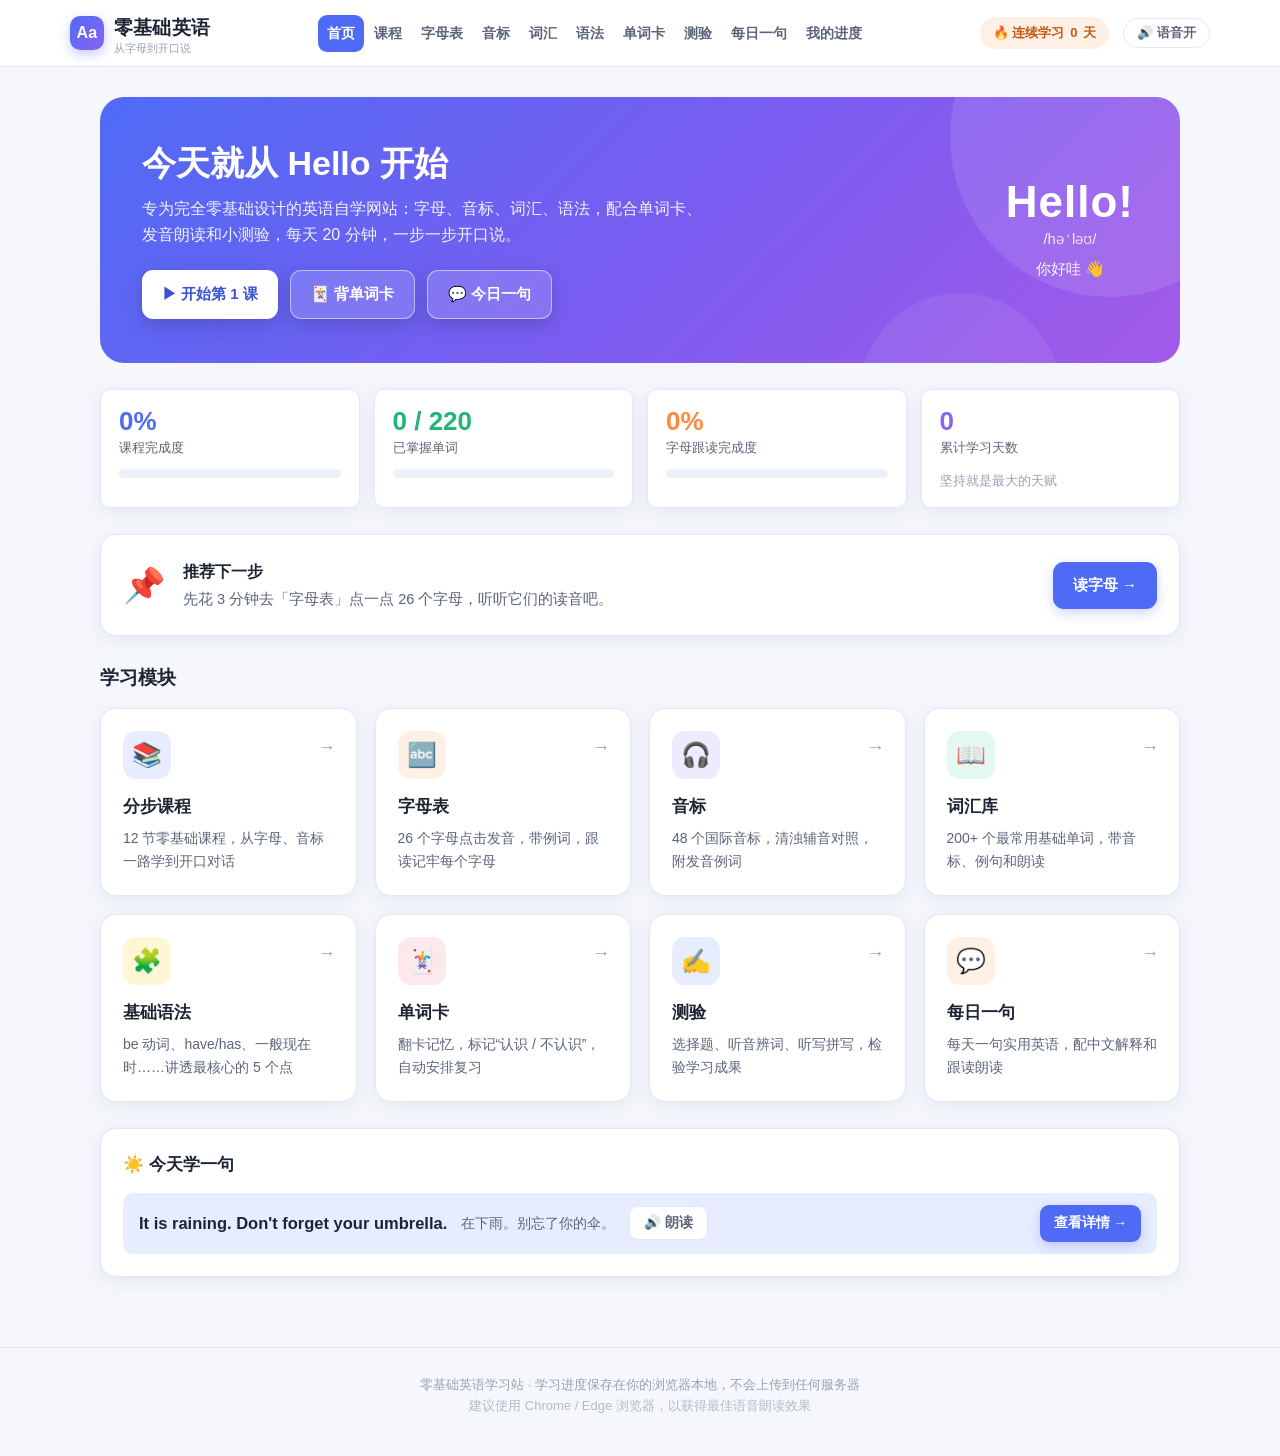
<file: index.html>
<!DOCTYPE html>
<html lang="zh-CN">
<head>
<meta charset="UTF-8">
<meta name="viewport" content="width=device-width, initial-scale=1.0">
<title>零基础英语 · 从字母到开口说</title>
<meta name="description" content="为零基础学习者打造的英语自学网站：字母、音标、词汇、语法、单词卡、发音朗读、小测验和每日一句。">
<link rel="icon" type="image/svg+xml" href="favicon.svg">
<link rel="stylesheet" href="css/style.css">
</head>
<body>

<header class="topbar">
  <div class="topbar-inner">
    <a class="logo" href="index.html">
      <span class="logo-badge">Aa</span>
      <span>零基础英语<small>从字母到开口说</small></span>
    </a>
    <nav class="nav">
      <a href="index.html">首页</a>
      <a href="pages/lessons.html">课程</a>
      <a href="pages/letters.html">字母表</a>
      <a href="pages/phonetics.html">音标</a>
      <a href="pages/vocabulary.html">词汇</a>
      <a href="pages/grammar.html">语法</a>
      <a href="pages/flashcards.html">单词卡</a>
      <a href="pages/quiz.html">测验</a>
      <a href="pages/daily.html">每日一句</a>
      <a href="pages/progress.html">我的进度</a>
    </nav>
    <span class="streak-pill">🔥 连续学习 <span>0</span> 天</span>
    <button class="speak-toggle">🔊 语音开</button>
  </div>
</header>

<main class="page">

  <!-- Hero -->
  <section class="hero">
    <h1>今天就从 Hello 开始</h1>
    <p>专为完全零基础设计的英语自学网站：字母、音标、词汇、语法，配合单词卡、发音朗读和小测验，每天 20 分钟，一步一步开口说。</p>
    <div class="hero-actions">
      <a class="btn" href="pages/lessons.html" id="startBtn">▶ 开始第 1 课</a>
      <a class="btn ghost" href="pages/flashcards.html">🃏 背单词卡</a>
      <a class="btn ghost" href="pages/daily.html">💬 今日一句</a>
    </div>
    <div class="hero-word" data-say="Hello! Welcome!" title="点击朗读">
      <span class="big">Hello!</span>
      <div class="ph">/həˈləʊ/</div>
      <div class="cn">你好哇 👋</div>
    </div>
  </section>

  <!-- 数据概览 -->
  <section class="stat-row" style="margin-bottom:26px">
    <div class="stat">
      <div class="num" id="stLesson" style="color:var(--c-primary)">0%</div>
      <div class="lbl">课程完成度</div>
      <div class="progress" style="margin-top:10px"><i id="barLesson"></i></div>
    </div>
    <div class="stat">
      <div class="num" id="stWord" style="color:var(--c-green)">0 / 0</div>
      <div class="lbl">已掌握单词</div>
      <div class="progress green" style="margin-top:10px"><i id="barWord"></i></div>
    </div>
    <div class="stat">
      <div class="num" id="stLetter" style="color:var(--c-accent)">0%</div>
      <div class="lbl">字母跟读完成度</div>
      <div class="progress orange" style="margin-top:10px"><i id="barLetter"></i></div>
    </div>
    <div class="stat">
      <div class="num" id="stDays" style="color:var(--c-purple)">0</div>
      <div class="lbl">累计学习天数</div>
      <div style="font-size:12.5px;color:var(--text-3);margin-top:12px">坚持就是最大的天赋</div>
    </div>
  </section>

  <!-- 推荐下一步 -->
  <section class="card" style="margin-bottom:26px;display:flex;align-items:center;gap:18px;flex-wrap:wrap">
    <div style="font-size:34px">📌</div>
    <div style="flex:1;min-width:220px">
      <div style="font-weight:700;font-size:16px;margin-bottom:2px">推荐下一步</div>
      <div id="nextTip" style="color:var(--text-2);font-size:14.5px">正在计算你的学习进度…</div>
    </div>
    <a class="btn" id="nextBtn" href="pages/lessons.html">去学习 →</a>
  </section>

  <!-- 模块 -->
  <h2 style="font-size:19px;margin:0 0 14px">学习模块</h2>
  <div class="grid grid-4" style="margin-bottom:26px">
    <a class="module-card" href="pages/lessons.html">
      <div class="module-icon" style="background:#e8ecff">📚</div>
      <h3>分步课程</h3>
      <p>12 节零基础课程，从字母、音标一路学到开口对话</p>
      <span class="go">→</span>
    </a>
    <a class="module-card" href="pages/letters.html">
      <div class="module-icon" style="background:#fff0e5">🔤</div>
      <h3>字母表</h3>
      <p>26 个字母点击发音，带例词，跟读记牢每个字母</p>
      <span class="go">→</span>
    </a>
    <a class="module-card" href="pages/phonetics.html">
      <div class="module-icon" style="background:#f0eaff">🎧</div>
      <h3>音标</h3>
      <p>48 个国际音标，清浊辅音对照，附发音例词</p>
      <span class="go">→</span>
    </a>
    <a class="module-card" href="pages/vocabulary.html">
      <div class="module-icon" style="background:#e3f8ee">📖</div>
      <h3>词汇库</h3>
      <p>200+ 个最常用基础单词，带音标、例句和朗读</p>
      <span class="go">→</span>
    </a>
    <a class="module-card" href="pages/grammar.html">
      <div class="module-icon" style="background:#fff6d6">🧩</div>
      <h3>基础语法</h3>
      <p>be 动词、have/has、一般现在时……讲透最核心的 5 个点</p>
      <span class="go">→</span>
    </a>
    <a class="module-card" href="pages/flashcards.html">
      <div class="module-icon" style="background:#fde9eb">🃏</div>
      <h3>单词卡</h3>
      <p>翻卡记忆，标记“认识 / 不认识”，自动安排复习</p>
      <span class="go">→</span>
    </a>
    <a class="module-card" href="pages/quiz.html">
      <div class="module-icon" style="background:#e8ecff">✍️</div>
      <h3>测验</h3>
      <p>选择题、听音辨词、听写拼写，检验学习成果</p>
      <span class="go">→</span>
    </a>
    <a class="module-card" href="pages/daily.html">
      <div class="module-icon" style="background:#fff0e5">💬</div>
      <h3>每日一句</h3>
      <p>每天一句实用英语，配中文解释和跟读朗读</p>
      <span class="go">→</span>
    </a>
  </div>

  <!-- 今日一句 -->
  <section class="card">
    <h3 class="card-title">☀️ 今天学一句</h3>
    <div id="dailyPreview"></div>
  </section>

</main>

<footer class="footer">
  零基础英语学习站 · 学习进度保存在你的浏览器本地，不会上传到任何服务器<br>
  <span style="opacity:.7">建议使用 Chrome / Edge 浏览器，以获得最佳语音朗读效果</span>
</footer>

<script src="data/lessons.js"></script>
<script src="data/quotes.js"></script>
<script src="data/vocab.js"></script>
<script src="data/alphabet.js"></script>
<script src="data/grammar.js"></script>
<script src="js/app.js"></script>
<script>
(function () {
  const A = window.App;

  // ---- 概览数字 ----
  const lp = A.lessonProgress();
  const wp = A.wordProgress();
  const letp = A.letterProgress();

  document.getElementById("stLesson").textContent = lp.pct + "%";
  document.getElementById("barLesson").style.width = lp.pct + "%";
  document.getElementById("stWord").textContent = wp.mastered + " / " + wp.total;
  document.getElementById("barWord").style.width = wp.pct + "%";
  document.getElementById("stLetter").textContent = letp.pct + "%";
  document.getElementById("barLetter").style.width = letp.pct + "%";
  document.getElementById("stDays").textContent = A.state.streak.totalDays || 0;

  // ---- 开始按钮：跳到第一个未完成课程 ----
  const firstUndone = (window.LESSONS || []).find(l => !(A.state.lessons[l.id] && A.state.lessons[l.id].done));
  if (firstUndone && lp.pct > 0) {
    document.getElementById("startBtn").textContent = "▶ 继续第 " + firstUndone.id + " 课";
    document.getElementById("startBtn").href = "pages/lesson.html?id=" + firstUndone.id;
  } else if (firstUndone) {
    document.getElementById("startBtn").href = "pages/lesson.html?id=" + firstUndone.id;
  } else if (lp.total > 0) {
    document.getElementById("startBtn").textContent = "🎉 全部课程已完成";
    document.getElementById("startBtn").href = "pages/quiz.html";
  }

  // ---- 推荐下一步 ----
  let tip = "", href = "pages/lessons.html", btnText = "去学习 →";
  if (letp.pct < 100 && lp.done === 0) {
    tip = "先花 3 分钟去「字母表」点一点 26 个字母，听听它们的读音吧。";
    href = "pages/letters.html"; btnText = "读字母 →";
  } else if (lp.done < lp.total) {
    tip = "你已学完 " + lp.done + " / " + lp.total + " 节课，接下来学习第 " + firstUndone.id + " 课「" + firstUndone.title + "」。";
    href = "pages/lesson.html?id=" + firstUndone.id; btnText = "继续学习 →";
  } else if (wp.mastered < wp.total) {
    tip = "课程都学完了！现在用「单词卡」逐个巩固单词，已掌握 " + wp.mastered + " / " + wp.total + " 个。";
    href = "pages/flashcards.html"; btnText = "背单词 →";
  } else {
    tip = "太厉害了，所有单词都掌握了！用「测验」保持手感，试试听写挑战吧。";
    href = "pages/quiz.html"; btnText = "去测验 →";
  }
  document.getElementById("nextTip").textContent = tip;
  document.getElementById("nextBtn").href = href;
  document.getElementById("nextBtn").textContent = btnText;

  // ---- 今日一句预览 ----
  const quotes = window.QUOTES || [];
  const q = quotes[A.dayIndex() % quotes.length] || quotes[0];
  if (q) {
    document.getElementById("dailyPreview").innerHTML =
      '<div class="example-box" style="margin:0">' +
        '<span class="en">' + A.esc(q.en) + '</span>' +
        '<span class="cn">' + A.esc(q.cn) + '</span>' +
        '<button class="btn ghost sm" data-say="' + A.esc(q.en) + '">🔊 朗读</button>' +
        '<a class="btn sm" href="pages/daily.html" style="margin-left:auto">查看详情 →</a>' +
      '</div>';
  }
})();
</script>
</body>
</html>
</file>
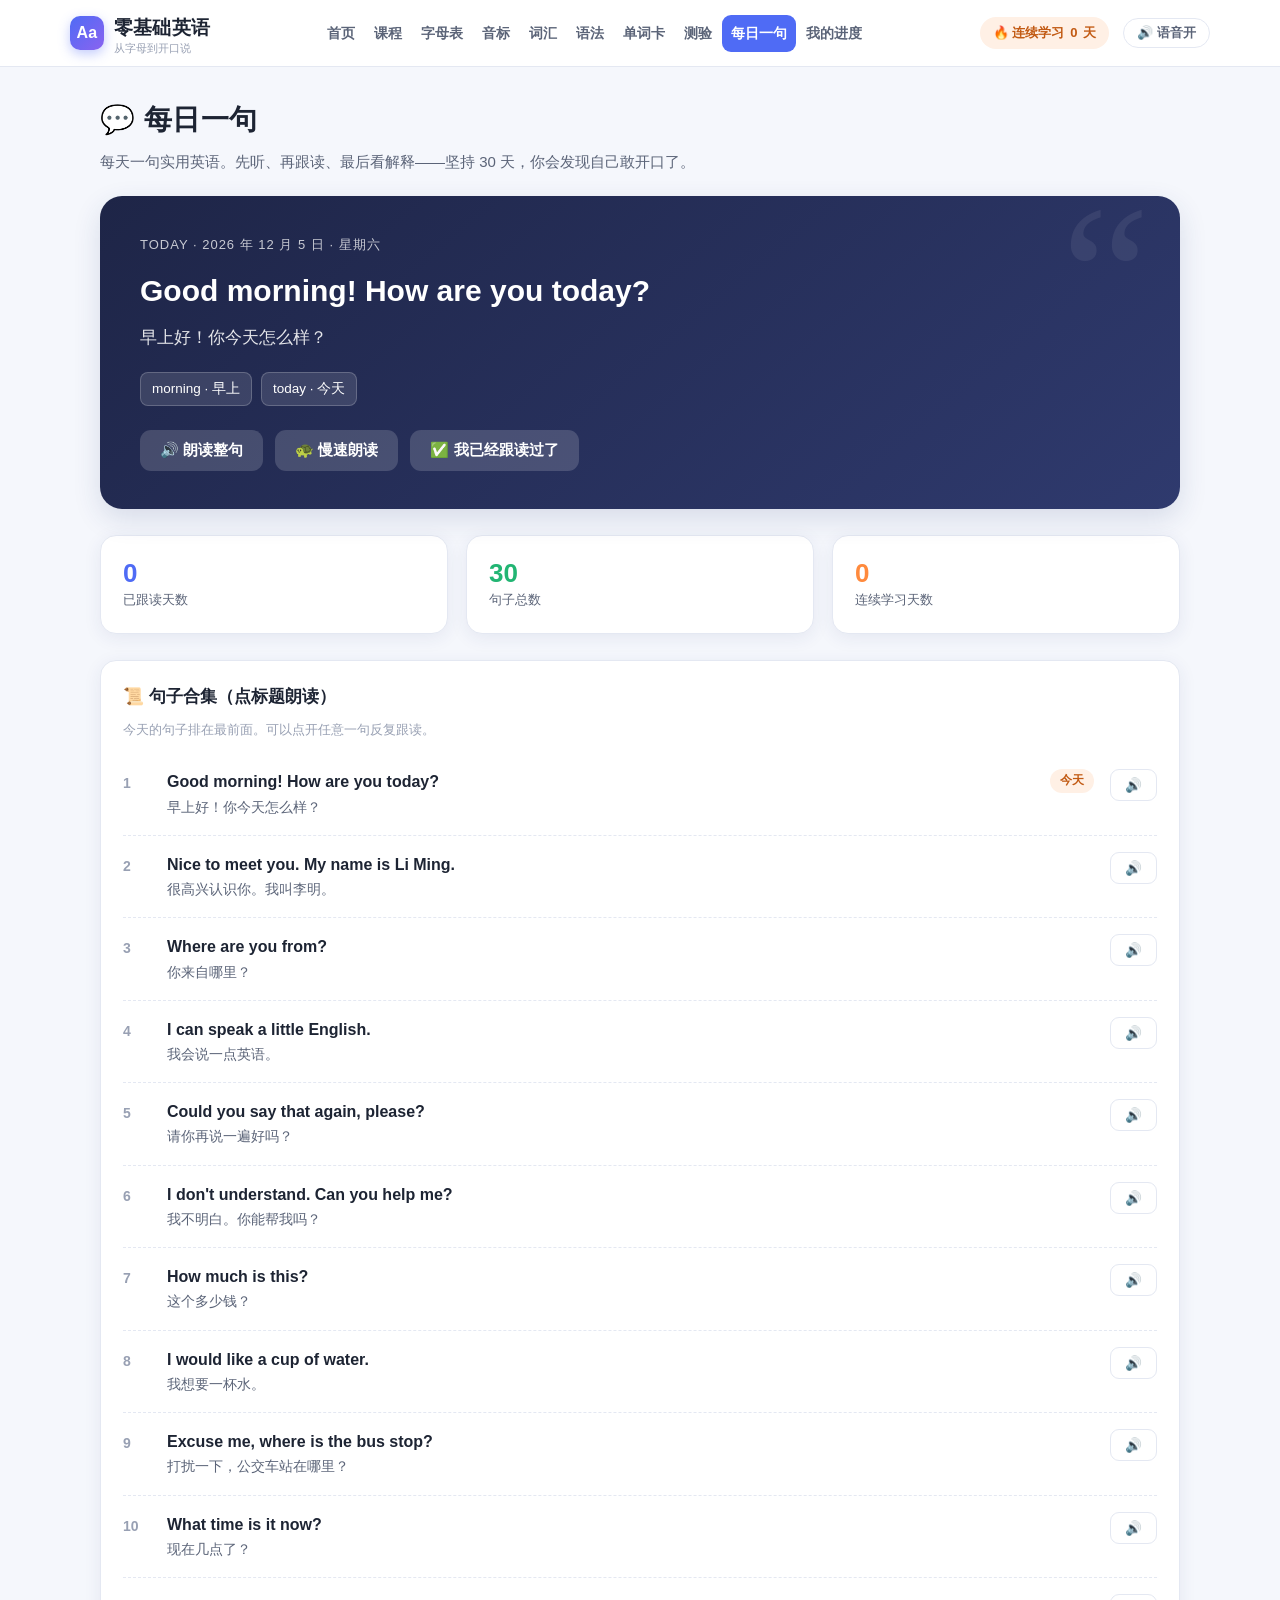
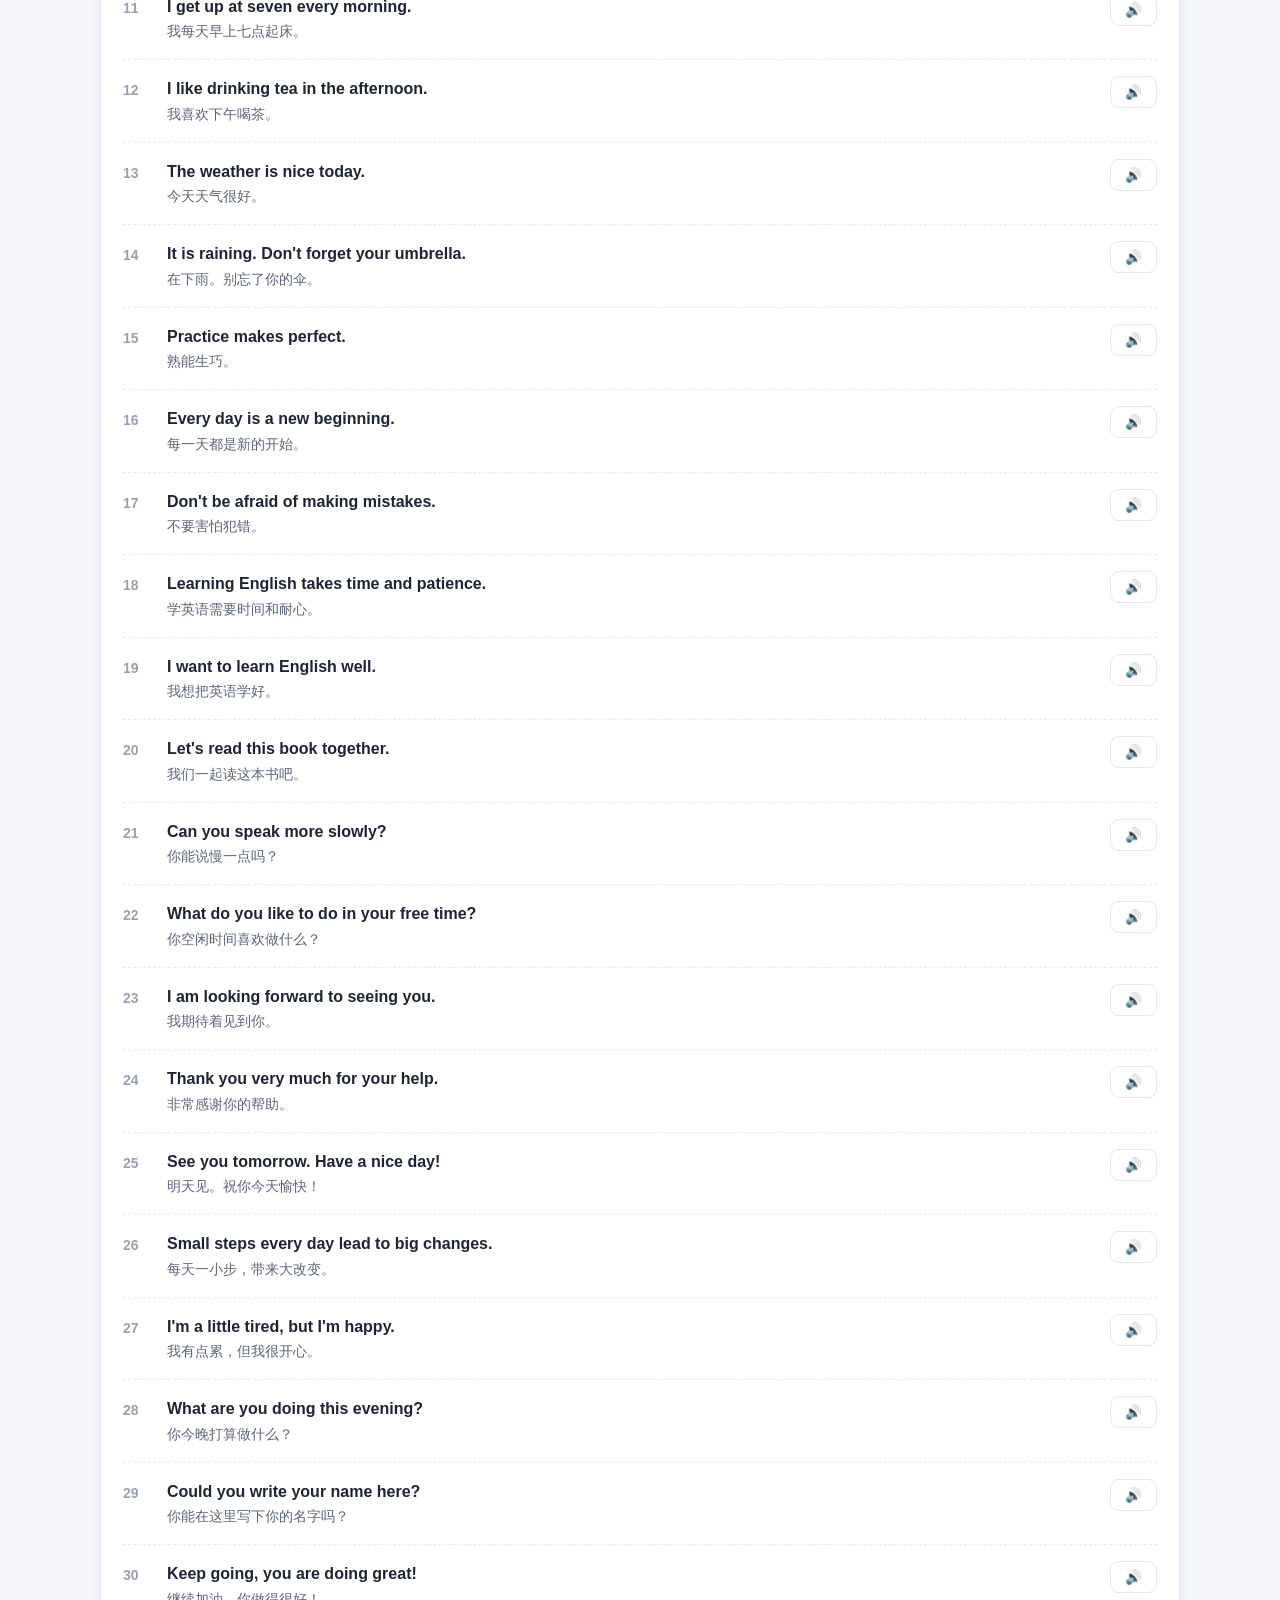
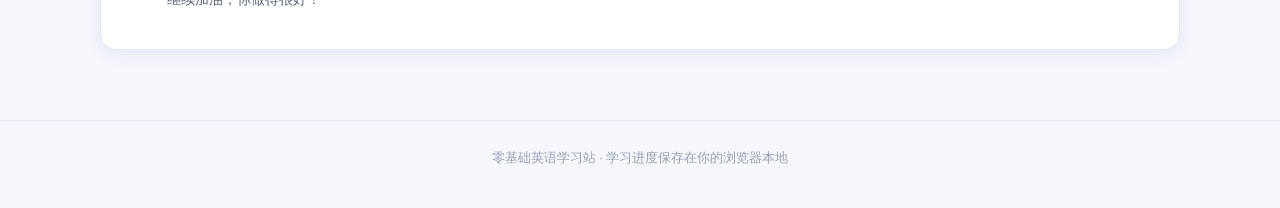
<file: pages/daily.html>
<!DOCTYPE html>
<html lang="zh-CN">
<head>
<meta charset="UTF-8">
<meta name="viewport" content="width=device-width, initial-scale=1.0">
<title>每日一句 · 零基础英语</title>
<link rel="icon" type="image/svg+xml" href="../favicon.svg">
<link rel="stylesheet" href="../css/style.css">
</head>
<body>

<header class="topbar">
  <div class="topbar-inner">
    <a class="logo" href="../index.html">
      <span class="logo-badge">Aa</span>
      <span>零基础英语<small>从字母到开口说</small></span>
    </a>
    <nav class="nav">
      <a href="../index.html">首页</a>
      <a href="lessons.html">课程</a>
      <a href="letters.html">字母表</a>
      <a href="phonetics.html">音标</a>
      <a href="vocabulary.html">词汇</a>
      <a href="grammar.html">语法</a>
      <a href="flashcards.html">单词卡</a>
      <a href="quiz.html">测验</a>
      <a href="daily.html">每日一句</a>
      <a href="progress.html">我的进度</a>
    </nav>
    <span class="streak-pill">🔥 连续学习 <span>0</span> 天</span>
    <button class="speak-toggle">🔊 语音开</button>
  </div>
</header>

<main class="page">
  <div class="page-head">
    <h1>💬 每日一句</h1>
    <p>每天一句实用英语。先听、再跟读、最后看解释——坚持 30 天，你会发现自己敢开口了。</p>
  </div>

  <div id="quoteBox" style="margin-bottom:26px"></div>

  <div class="grid grid-3" style="margin-bottom:26px">
    <div class="card">
      <div class="stat" style="border:none;box-shadow:none;padding:0">
        <div class="num" id="readDays" style="color:var(--c-primary)">0</div>
        <div class="lbl">已跟读天数</div>
      </div>
    </div>
    <div class="card">
      <div class="stat" style="border:none;box-shadow:none;padding:0">
        <div class="num" id="totalQuotes" style="color:var(--c-green)">0</div>
        <div class="lbl">句子总数</div>
      </div>
    </div>
    <div class="card">
      <div class="stat" style="border:none;box-shadow:none;padding:0">
        <div class="num" id="streakDays" style="color:var(--c-accent)">0</div>
        <div class="lbl">连续学习天数</div>
      </div>
    </div>
  </div>

  <div class="card">
    <h3 class="card-title">📜 句子合集（点标题朗读）</h3>
    <p style="color:var(--text-3);font-size:13px;margin-top:-6px">今天的句子排在最前面。可以点开任意一句反复跟读。</p>
    <div id="quoteList"></div>
  </div>
</main>

<footer class="footer">零基础英语学习站 · 学习进度保存在你的浏览器本地</footer>

<script src="../data/quotes.js"></script>
<script src="../data/vocab.js"></script>
<script src="../js/app.js"></script>
<script>
(function () {
  const A = window.App;
  const quotes = window.QUOTES || [];
  const offset = A.dayIndex();
  const order = quotes.map((q, i) => ({ q, i: (offset + i) % quotes.length }));
  const today = order[0] ? order[0].q : null;

  const WEEK = ["星期日", "星期一", "星期二", "星期三", "星期四", "星期五", "星期六"];
  const d = new Date();
  const dateStr = d.getFullYear() + " 年 " + (d.getMonth() + 1) + " 月 " + d.getDate() + " 日 · " + WEEK[d.getDay()];

  function renderToday() {
    if (!today) return;
    document.getElementById("quoteBox").innerHTML = `
      <div class="quote-card">
        <div class="quote-date">TODAY · ${dateStr}</div>
        <div class="quote-en" id="todayEn">${A.esc(today.en)}</div>
        <div class="quote-cn">${A.esc(today.cn)}</div>
        <div class="quote-words">
          ${(today.words || []).map(w => `<span class="word-chip" data-say="${A.esc(w[0])}">${A.esc(w[0])} · ${A.esc(w[1])}</span>`).join("")}
        </div>
        <div class="quote-actions">
          <button class="btn" id="playToday">🔊 朗读整句</button>
          <button class="btn" id="playSlow">🐢 慢速朗读</button>
          <button class="btn" id="readDone">✅ 我已经跟读过了</button>
        </div>
      </div>`;
    document.getElementById("playToday").addEventListener("click", () => A.speak(today.en, { rate: 0.9 }));
    document.getElementById("playSlow").addEventListener("click", () => A.speak(today.en, { rate: 0.6 }));
    document.getElementById("readDone").addEventListener("click", () => {
      const t = A.todayKey();
      if (!A.state.quotesRead[t]) {
        A.state.quotesRead[t] = 1;
        A.save();
        A.markActivity(1);
        updateStats();
        A.toast("太棒了！今天的跟读已完成 🎉");
        document.getElementById("readDone").textContent = "✅ 今天已跟读";
        document.getElementById("readDone").disabled = true;
      }
    });
    if (A.state.quotesRead[A.todayKey()]) {
      const b = document.getElementById("readDone");
      b.textContent = "✅ 今天已跟读";
      b.disabled = true;
    }
  }

  function renderList() {
    document.getElementById("quoteList").innerHTML = order.map((x, n) => `
      <div class="quote-list-item">
        <div class="quote-num">${n + 1}</div>
        <div style="flex:1;min-width:0">
          <div class="en" style="cursor:pointer" data-say="${A.esc(x.q.en)}">${A.esc(x.q.en)}</div>
          <div class="cn">${A.esc(x.q.cn)}</div>
        </div>
        ${n === 0 ? '<span class="badge orange">今天</span>' : ""}
        <button class="btn ghost sm" data-say="${A.esc(x.q.en)}">🔊</button>
      </div>
    `).join("");
  }

  function updateStats() {
    document.getElementById("readDays").textContent = Object.keys(A.state.quotesRead || {}).length;
    document.getElementById("totalQuotes").textContent = quotes.length;
    document.getElementById("streakDays").textContent =
      A.state.streak.last === A.todayKey() ? A.state.streak.days : 0;
  }

  renderToday();
  renderList();
  updateStats();

  document.getElementById("quoteList").addEventListener("click", e => {
    if (e.target.closest("[data-say]")) A.markActivity(1);
  });
})();
</script>
</body>
</html>
</file>
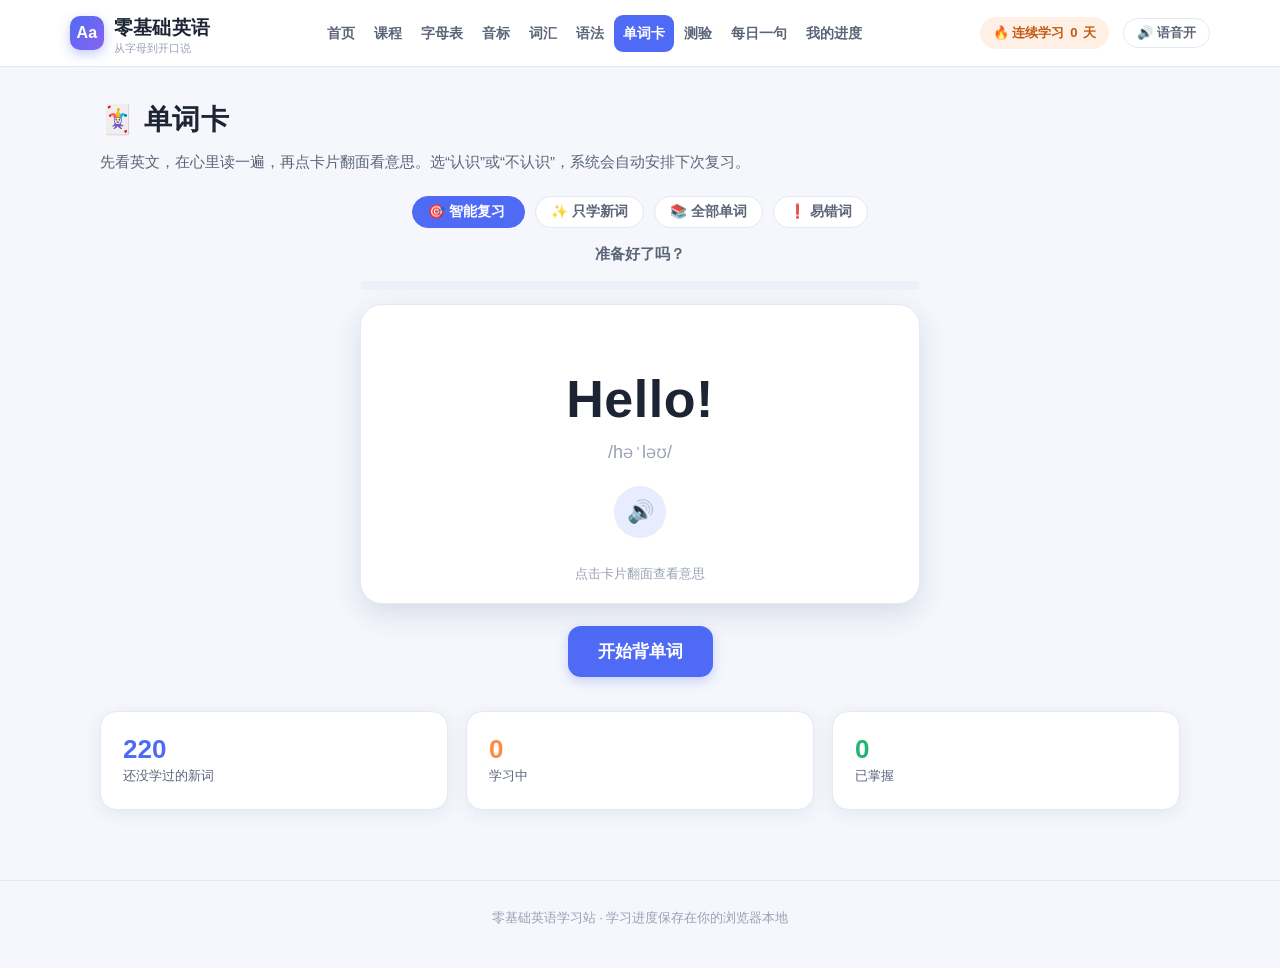
<file: pages/flashcards.html>
<!DOCTYPE html>
<html lang="zh-CN">
<head>
<meta charset="UTF-8">
<meta name="viewport" content="width=device-width, initial-scale=1.0">
<title>单词卡 · 零基础英语</title>
<link rel="icon" type="image/svg+xml" href="../favicon.svg">
<link rel="stylesheet" href="../css/style.css">
</head>
<body>

<header class="topbar">
  <div class="topbar-inner">
    <a class="logo" href="../index.html">
      <span class="logo-badge">Aa</span>
      <span>零基础英语<small>从字母到开口说</small></span>
    </a>
    <nav class="nav">
      <a href="../index.html">首页</a>
      <a href="lessons.html">课程</a>
      <a href="letters.html">字母表</a>
      <a href="phonetics.html">音标</a>
      <a href="vocabulary.html">词汇</a>
      <a href="grammar.html">语法</a>
      <a href="flashcards.html">单词卡</a>
      <a href="quiz.html">测验</a>
      <a href="daily.html">每日一句</a>
      <a href="progress.html">我的进度</a>
    </nav>
    <span class="streak-pill">🔥 连续学习 <span>0</span> 天</span>
    <button class="speak-toggle">🔊 语音开</button>
  </div>
</header>

<main class="page">
  <div class="page-head">
    <h1>🃏 单词卡</h1>
    <p>先看英文，在心里读一遍，再点卡片翻面看意思。选“认识”或“不认识”，系统会自动安排下次复习。</p>
  </div>

  <div class="toolbar" style="justify-content:center;margin-bottom:14px" id="modeBar">
    <button class="chip active" data-mode="smart">🎯 智能复习 <span id="dueCount"></span></button>
    <button class="chip" data-mode="new">✨ 只学新词</button>
    <button class="chip" data-mode="all">📚 全部单词</button>
    <button class="chip" data-mode="wrong">❗ 易错词</button>
  </div>

  <div class="flash-wrap">
    <div class="flash-counter" id="counter">— / —</div>
    <div class="progress" style="margin-bottom:14px"><i id="flashBar"></i></div>

    <div class="flash-card" id="card">
      <div class="flash-face front" id="faceFront">
        <div class="flash-word" id="fw">Ready?</div>
        <div class="flash-phonetic" id="fph"></div>
        <button class="speak-big" id="speakBtn" title="朗读">🔊</button>
        <div class="flash-hint">点击卡片翻面查看意思</div>
      </div>
      <div class="flash-face back">
        <div class="flash-meaning" id="fm"></div>
        <div class="flash-phonetic" id="fph2"></div>
        <div class="flash-example" id="fe"></div>
        <div class="flash-example-cn" id="fec"></div>
        <div class="flash-hint">你认识这个单词吗？</div>
      </div>
    </div>

    <div class="flash-controls" id="controls">
      <button class="btn red" id="btnNo">😵 不认识</button>
      <button class="btn ghost" id="btnFlip">🔄 翻面</button>
      <button class="btn green" id="btnYes">😄 认识</button>
    </div>

    <div class="flash-controls" id="startBox">
      <button class="btn lg" id="btnStart">开始背单词</button>
    </div>

    <div id="doneBox" style="display:none">
      <div class="card result-card" style="margin-top:18px">
        <div class="result-ring" id="doneRing"><span id="donePct">0%</span></div>
        <h2>这一轮完成啦！🎉</h2>
        <p id="doneText"></p>
        <div class="result-actions">
          <button class="btn" id="againBtn">再来一轮</button>
          <a class="btn ghost" href="quiz.html">去做测验 →</a>
        </div>
      </div>
    </div>
  </div>

  <div class="grid grid-3" style="margin-top:34px">
    <div class="card"><div class="stat" style="border:none;box-shadow:none;padding:0"><div class="num" id="sNew" style="color:var(--c-primary)">0</div><div class="lbl">还没学过的新词</div></div></div>
    <div class="card"><div class="stat" style="border:none;box-shadow:none;padding:0"><div class="num" id="sLearn" style="color:var(--c-accent)">0</div><div class="lbl">学习中</div></div></div>
    <div class="card"><div class="stat" style="border:none;box-shadow:none;padding:0"><div class="num" id="sMaster" style="color:var(--c-green)">0</div><div class="lbl">已掌握</div></div></div>
  </div>
</main>

<footer class="footer">零基础英语学习站 · 学习进度保存在你的浏览器本地</footer>

<script src="../data/vocab.js"></script>
<script src="../js/app.js"></script>
<script>
(function () {
  const A = window.App;
  const HOUR = 3600 * 1000;

  // 去重
  const seen = {};
  const VOCAB = (window.VOCAB || []).filter(v => { if (seen[v.w]) return false; seen[v.w] = true; return true; });

  let mode = "smart";
  let deck = [];
  let pos = 0;
  let stats = { yes: 0, no: 0 };
  let started = false;

  /* ---------- 复习调度：简单版“间隔重复” ---------- */
  function ensure(w) {
    if (!A.state.words[w]) A.state.words[w] = { lv: 0, seen: 0, right: 0, wrong: 0, last: null, due: 0 };
    if (A.state.words[w].due == null) A.state.words[w].due = 0;
    return A.state.words[w];
  }

  function dueList(now) {
    return VOCAB.filter(v => {
      const s = A.state.words[v.w];
      return s && s.lv >= 1 && s.lv < 2 && (s.due || 0) <= now;
    });
  }

  function buildDeck() {
    const now = Date.now();
    let list = [];
    if (mode === "smart") {
      // 到期复习的旧词 + 新词（每次 10 个）
      const due = A.shuffle(dueList(now)).slice(0, 15);
      const fresh = A.shuffle(VOCAB.filter(v => !A.state.words[v.w] || A.state.words[v.w].lv === 0)).slice(0, 10);
      list = due.concat(fresh);
      if (!list.length) list = A.shuffle(VOCAB).slice(0, 10); // 全掌握了就随便复习
    } else if (mode === "new") {
      list = A.shuffle(VOCAB.filter(v => !A.state.words[v.w] || A.state.words[v.w].lv === 0)).slice(0, 15);
      if (!list.length) list = A.sample(VOCAB, 10);
    } else if (mode === "wrong") {
      list = VOCAB.filter(v => { const s = A.state.words[v.w]; return s && (s.wrong || 0) > (s.right || 0) && s.lv < 2; });
      list = A.shuffle(list).slice(0, 20);
      if (!list.length) list = A.sample(VOCAB, 10);
    } else {
      list = A.shuffle(VOCAB).slice(0, 20);
    }
    deck = list;
    pos = 0;
    stats = { yes: 0, no: 0 };
    started = true;
  }

  /* ---------- 渲染 ---------- */
  const cardEl = document.getElementById("card");

  function renderCard() {
    const v = deck[pos];
    if (!v) return done();
    cardEl.classList.remove("flipped");
    document.getElementById("fw").textContent = v.w;
    document.getElementById("fph").textContent = v.ph;
    document.getElementById("fm").textContent = v.m + "  " + v.p;
    document.getElementById("fph2").textContent = v.w + "  " + v.ph;
    document.getElementById("fe").textContent = v.e;
    document.getElementById("fec").textContent = v.ec;
    document.getElementById("counter").innerHTML =
      '<b>' + (pos + 1) + '</b> / ' + deck.length +
      '　<span style="font-size:13px;color:var(--text-3)">✅ ' + stats.yes + '　❌ ' + stats.no + '</span>';
    document.getElementById("flashBar").style.width = (pos / deck.length * 100) + "%";
    // 新卡自动朗读（只在真正开始背单词后朗读，页面初始化时不发声）
    if (started) setTimeout(() => A.speak(v.w), 120);
  }

  function summary() {
    const words = VOCAB.map(v => A.state.words[v.w]).filter(Boolean);
    document.getElementById("sNew").textContent = VOCAB.filter(v => !A.state.words[v.w] || A.state.words[v.w].lv === 0).length;
    document.getElementById("sLearn").textContent = words.filter(s => s.lv === 1).length;
    document.getElementById("sMaster").textContent = words.filter(s => s.lv >= 2).length;
    document.getElementById("dueCount").textContent = dueList(Date.now()).length ? "(" + dueList(Date.now()).length + ")" : "";
  }

  function showStart() {
    document.getElementById("startBox").style.display = "flex";
    document.getElementById("controls").style.display = "none";
  }
  function showControls() {
    document.getElementById("startBox").style.display = "none";
    document.getElementById("controls").style.display = "flex";
  }

  function done() {
    document.getElementById("controls").style.display = "none";
    document.getElementById("doneBox").style.display = "block";
    document.querySelector(".flash-card").style.display = "none";
    document.getElementById("counter").textContent = "";
    document.getElementById("flashBar").style.width = "100%";
    const total = stats.yes + stats.no;
    const pct = total ? Math.round(stats.yes / total * 100) : 0;
    document.getElementById("donePct").textContent = pct + "%";
    document.getElementById("doneRing").style.setProperty("--pct", pct + "%");
    document.getElementById("doneText").textContent =
      "本轮共 " + total + " 个单词，认识 " + stats.yes + " 个，不认识 " + stats.no + " 个。不认识的词会更快再出现，记得回来复习。";
    summary();
  }

  function answer(known) {
    const v = deck[pos];
    const s = ensure(v.w);
    s.seen = (s.seen || 0) + 1;
    s.last = Date.now();
    if (known) {
      s.right = (s.right || 0) + 1;
      stats.yes++;
      // 认识的间隔逐次拉长：第 1 次认识 4 小时，第二次直接算掌握
      if (s.lv >= 1 || s.right >= 2) {
        s.lv = 2;
        s.due = Date.now() + 24 * HOUR;
      } else {
        s.lv = 1;
        s.due = Date.now() + 4 * HOUR;
      }
    } else {
      s.wrong = (s.wrong || 0) + 1;
      stats.no++;
      s.lv = s.lv >= 2 ? 1 : 1;
      s.due = Date.now() + 10 * 60 * 1000; // 10 分钟后再出现
    }
    A.save();
    A.markActivity(1);
    pos++;
    summary();
    if (pos >= deck.length) done();
    else renderCard();
  }

  /* ---------- 事件 ---------- */
  cardEl.addEventListener("click", e => {
    if (e.target.closest("#speakBtn")) return;
    cardEl.classList.toggle("flipped");
  });
  document.getElementById("speakBtn").addEventListener("click", e => {
    e.stopPropagation();
    A.speak(deck[pos] ? deck[pos].w : "hello");
  });
  document.getElementById("btnFlip").addEventListener("click", () => cardEl.classList.toggle("flipped"));
  document.getElementById("btnYes").addEventListener("click", () => answer(true));
  document.getElementById("btnNo").addEventListener("click", () => answer(false));

  document.getElementById("btnStart").addEventListener("click", () => {
    document.getElementById("doneBox").style.display = "none";
    document.querySelector(".flash-card").style.display = "block";
    start();
  });
  document.getElementById("againBtn").addEventListener("click", () => {
    document.getElementById("doneBox").style.display = "none";
    document.querySelector(".flash-card").style.display = "block";
    start();
  });

  document.getElementById("modeBar").addEventListener("click", e => {
    const chip = e.target.closest(".chip");
    if (!chip) return;
    document.querySelectorAll("#modeBar .chip").forEach(c => c.classList.remove("active"));
    chip.classList.add("active");
    mode = chip.dataset.mode;
    if (started) {
      document.getElementById("doneBox").style.display = "none";
      document.querySelector(".flash-card").style.display = "block";
      start();
    }
  });

  // 键盘：空格翻面，← 不认识，→ 认识
  document.addEventListener("keydown", e => {
    if (!started || pos >= deck.length) return;
    if (e.code === "Space") { e.preventDefault(); cardEl.classList.toggle("flipped"); }
    if (e.key === "ArrowRight") answer(true);
    if (e.key === "ArrowLeft") answer(false);
  });

  function start() {
    buildDeck();
    showControls();
    if (!deck.length) { done(); return; }
    renderCard();
  }

  // 初始
  summary();
  showStart();
  document.getElementById("counter").textContent = "准备好了吗？";
  document.getElementById("fw").textContent = "Hello!";
  document.getElementById("fph").textContent = "/həˈləʊ/";
  document.getElementById("fm").textContent = "你好";
  document.getElementById("fph2").textContent = "hello /həˈləʊ/";
  document.getElementById("fe").textContent = "Hello, how are you?";
  document.getElementById("fec").textContent = "你好，你好吗？";
})();
</script>
</body>
</html>
</file>
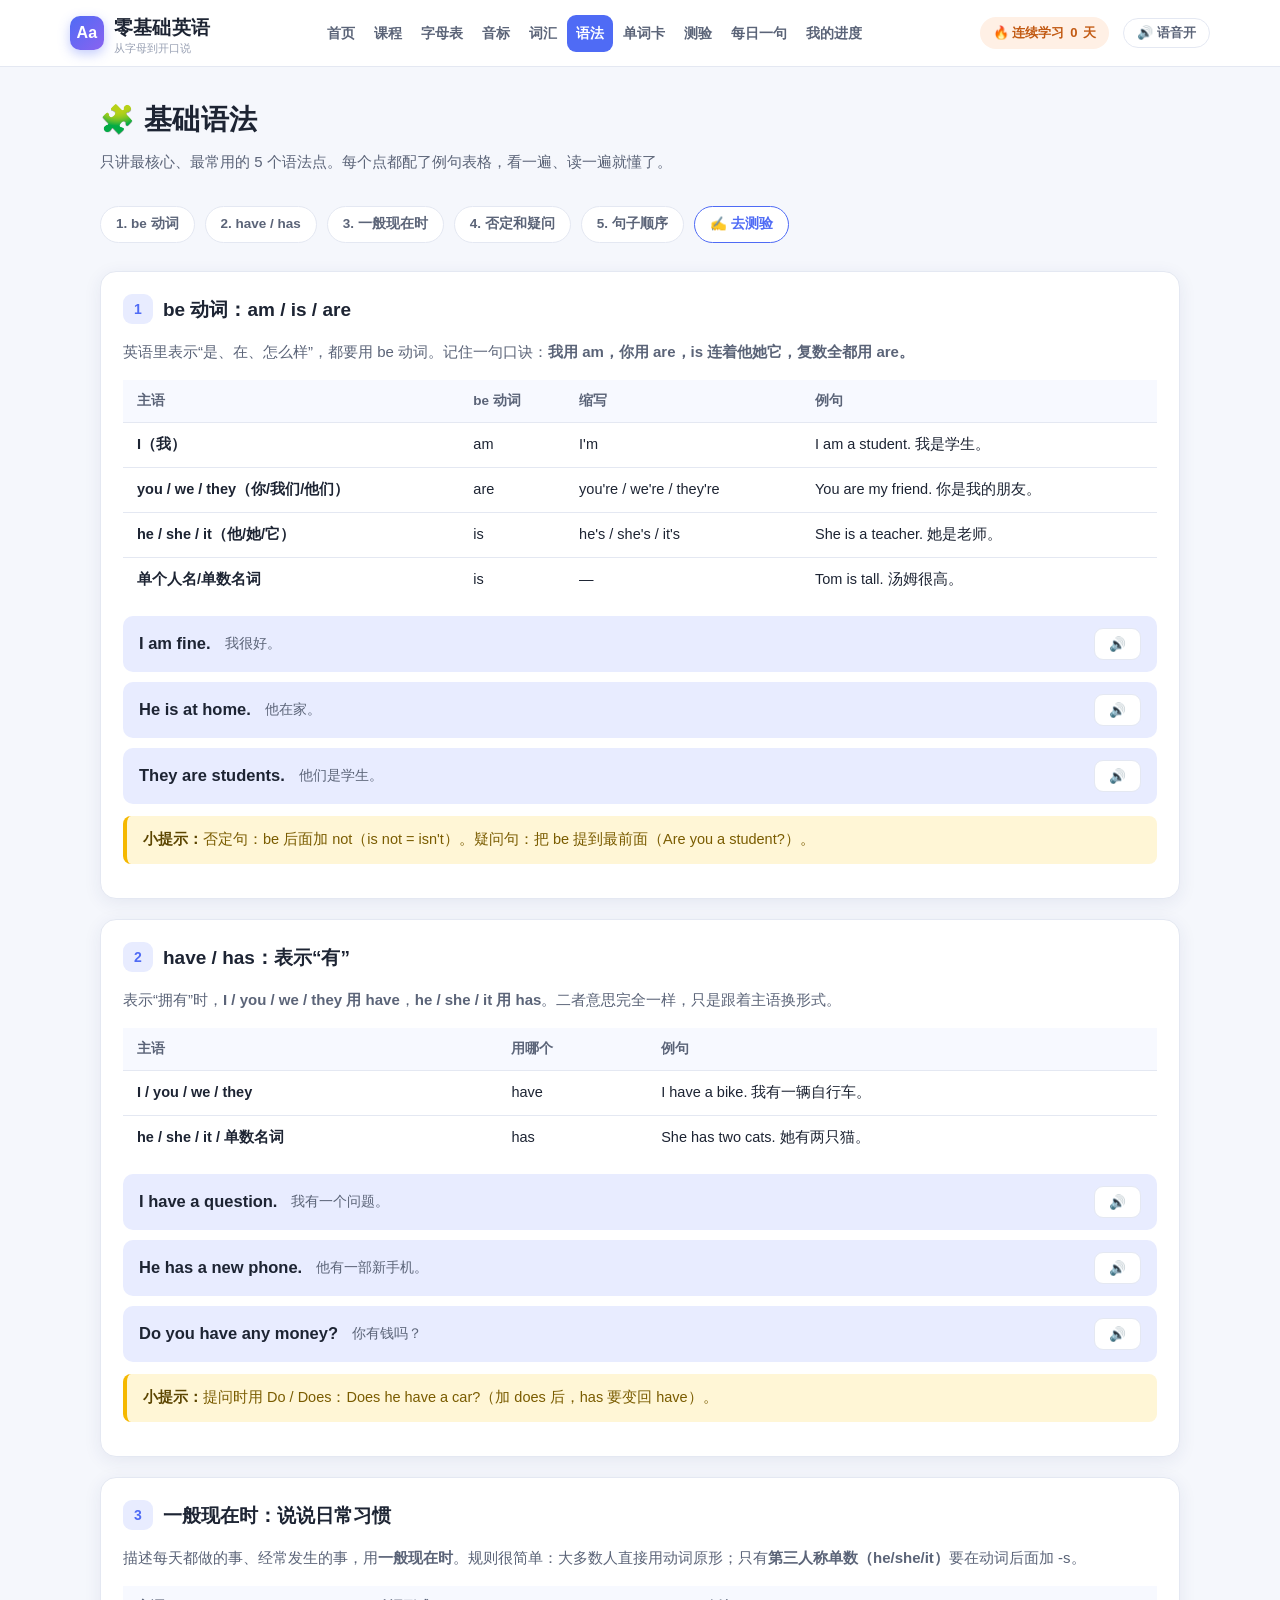
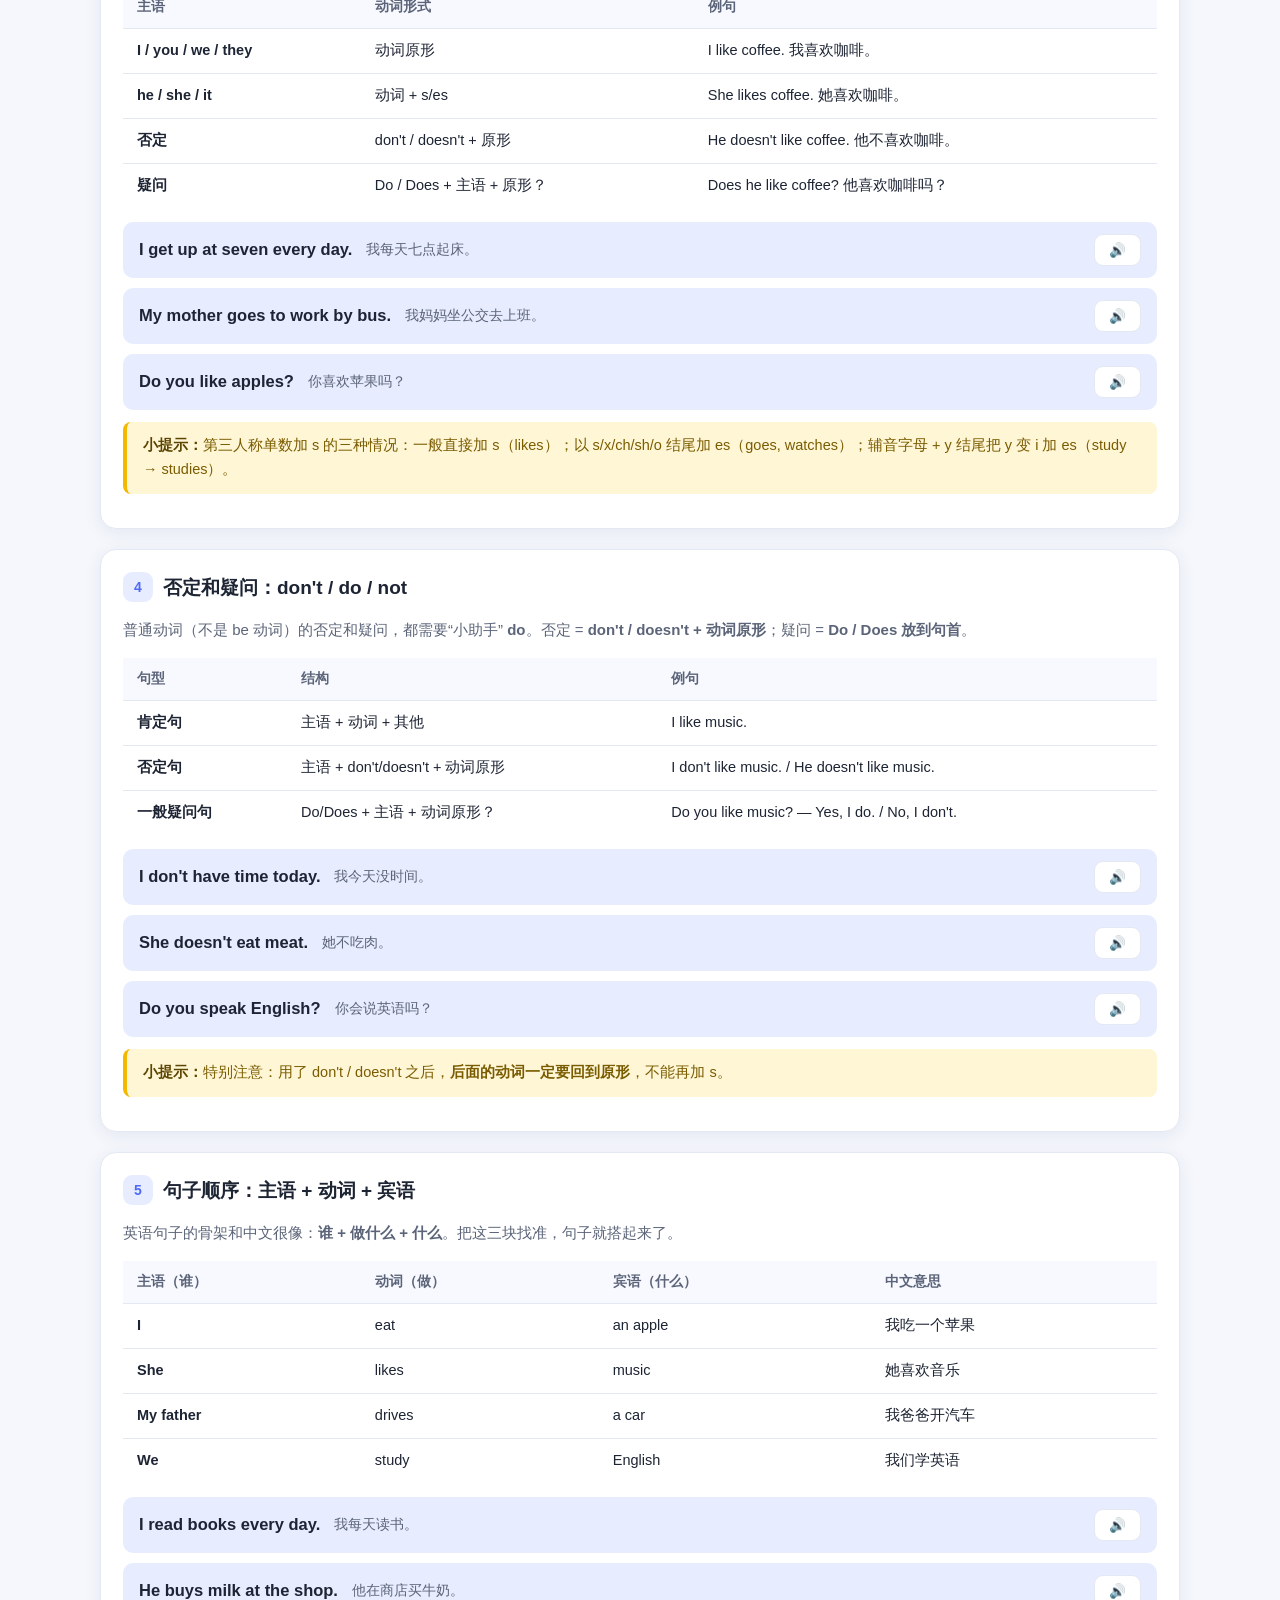
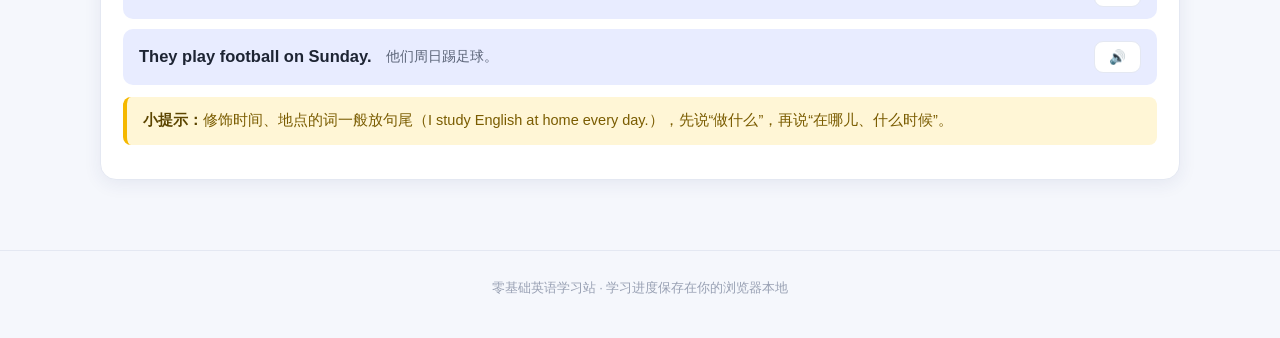
<file: pages/grammar.html>
<!DOCTYPE html>
<html lang="zh-CN">
<head>
<meta charset="UTF-8">
<meta name="viewport" content="width=device-width, initial-scale=1.0">
<title>基础语法 · 零基础英语</title>
<link rel="icon" type="image/svg+xml" href="../favicon.svg">
<link rel="stylesheet" href="../css/style.css">
</head>
<body>

<header class="topbar">
  <div class="topbar-inner">
    <a class="logo" href="../index.html">
      <span class="logo-badge">Aa</span>
      <span>零基础英语<small>从字母到开口说</small></span>
    </a>
    <nav class="nav">
      <a href="../index.html">首页</a>
      <a href="lessons.html">课程</a>
      <a href="letters.html">字母表</a>
      <a href="phonetics.html">音标</a>
      <a href="vocabulary.html">词汇</a>
      <a href="grammar.html">语法</a>
      <a href="flashcards.html">单词卡</a>
      <a href="quiz.html">测验</a>
      <a href="daily.html">每日一句</a>
      <a href="progress.html">我的进度</a>
    </nav>
    <span class="streak-pill">🔥 连续学习 <span>0</span> 天</span>
    <button class="speak-toggle">🔊 语音开</button>
  </div>
</header>

<main class="page">
  <div class="page-head">
    <h1>🧩 基础语法</h1>
    <p>只讲最核心、最常用的 5 个语法点。每个点都配了例句表格，看一遍、读一遍就懂了。</p>
  </div>

  <div class="toolbar" id="grammarNav" style="position:sticky;top:64px;z-index:20;background:var(--bg);padding:10px 0"></div>

  <div id="grammarList" style="display:flex;flex-direction:column;gap:20px"></div>
</main>

<footer class="footer">零基础英语学习站 · 学习进度保存在你的浏览器本地</footer>

<script src="../data/grammar.js"></script>
<script src="../js/app.js"></script>
<script>
(function () {
  const A = window.App;
  const list = window.GRAMMAR || [];

  document.getElementById("grammarNav").innerHTML = list.map((g, i) =>
    '<a class="chip" href="#' + g.id + '">' + (i + 1) + '. ' + A.esc(g.title.split("：")[0]) + '</a>'
  ).join("") + '<a class="chip" href="quiz.html" style="border-color:var(--c-primary);color:var(--c-primary)">✍️ 去测验</a>';

  document.getElementById("grammarList").innerHTML = list.map((g, i) => `
    <section class="card" id="${g.id}" style="scroll-margin-top:130px">
      <h2 style="margin:0 0 10px;font-size:19px;display:flex;align-items:center;gap:10px">
        <span style="width:30px;height:30px;border-radius:9px;background:var(--c-primary-soft);color:var(--c-primary);
                     display:grid;place-items:center;font-family:var(--font-en);font-size:14px;flex-shrink:0">${i + 1}</span>
        ${A.esc(g.title)}
      </h2>
      <p style="color:var(--text-2);font-size:15px">${g.intro}</p>
      ${g.table ? `
        <div class="table-wrap" style="margin:14px 0">
          <table class="data">
            <thead><tr>${g.table.head.map(h => "<th>" + A.esc(h) + "</th>").join("")}</tr></thead>
            <tbody>${g.table.rows.map(r => "<tr>" + r.map((c, j) =>
              "<td" + (j === 0 ? ' style="font-weight:600"' : "") + ">" + A.esc(c) + "</td>"
            ).join("") + "</tr>").join("")}</tbody>
          </table>
        </div>` : ""}
      ${(g.examples || []).map(x => `
        <div class="example-box">
          <span class="en">${A.esc(x.en)}</span>
          <span class="cn">${A.esc(x.cn)}</span>
          <button class="btn ghost sm" data-say="${A.esc(x.en)}" style="margin-left:auto">🔊</button>
        </div>`).join("")}
      ${g.tip ? `<div class="tip-box"><b>小提示：</b>${g.tip}</div>` : ""}
    </section>
  `).join("");

  document.getElementById("grammarList").addEventListener("click", e => {
    if (e.target.closest("[data-say]")) A.markActivity(1);
  });
})();
</script>
</body>
</html>
</file>
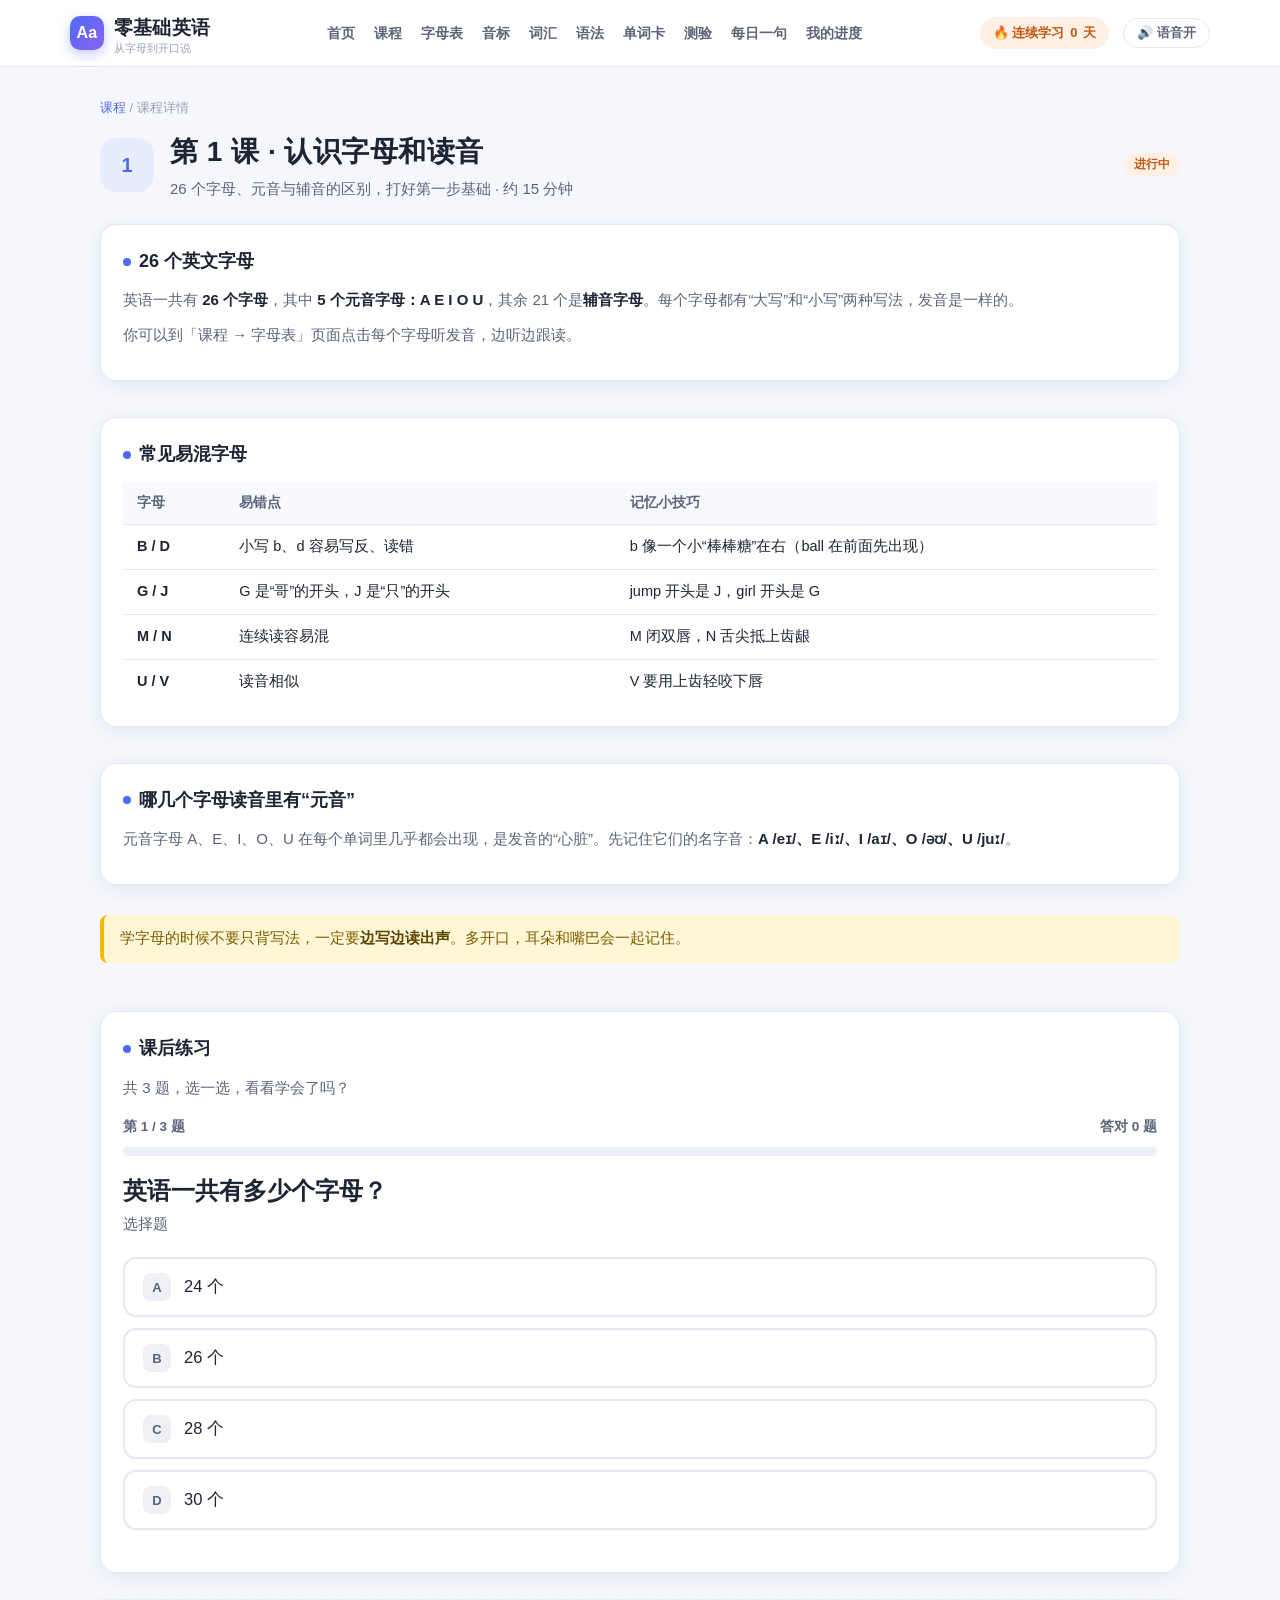
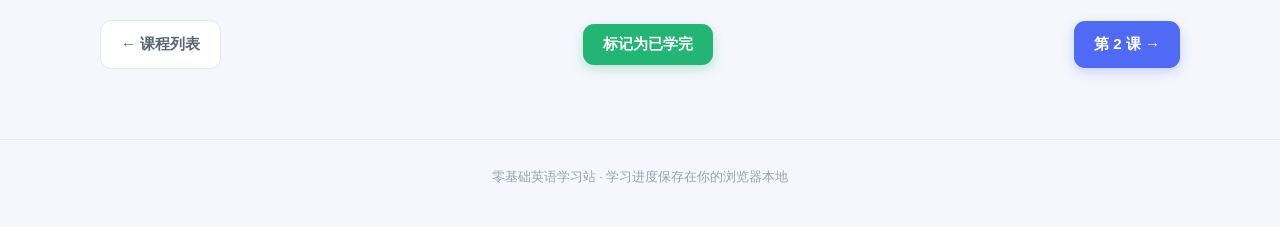
<file: pages/lesson.html>
<!DOCTYPE html>
<html lang="zh-CN">
<head>
<meta charset="UTF-8">
<meta name="viewport" content="width=device-width, initial-scale=1.0">
<title>课程详情 · 零基础英语</title>
<link rel="icon" type="image/svg+xml" href="../favicon.svg">
<link rel="stylesheet" href="../css/style.css">
</head>
<body>

<header class="topbar">
  <div class="topbar-inner">
    <a class="logo" href="../index.html">
      <span class="logo-badge">Aa</span>
      <span>零基础英语<small>从字母到开口说</small></span>
    </a>
    <nav class="nav">
      <a href="../index.html">首页</a>
      <a href="lessons.html">课程</a>
      <a href="letters.html">字母表</a>
      <a href="phonetics.html">音标</a>
      <a href="vocabulary.html">词汇</a>
      <a href="grammar.html">语法</a>
      <a href="flashcards.html">单词卡</a>
      <a href="quiz.html">测验</a>
      <a href="daily.html">每日一句</a>
      <a href="progress.html">我的进度</a>
    </nav>
    <span class="streak-pill">🔥 连续学习 <span>0</span> 天</span>
    <button class="speak-toggle">🔊 语音开</button>
  </div>
</header>

<main class="page" id="main">
  <div class="breadcrumb"><a href="lessons.html">课程</a> / 课程详情</div>
  <div id="content"></div>
</main>

<footer class="footer">零基础英语学习站 · 学习进度保存在你的浏览器本地</footer>

<script src="../data/lessons.js"></script>
<script src="../data/vocab.js"></script>
<script src="../data/alphabet.js"></script>
<script src="../js/app.js"></script>
<script>
(function () {
  const A = window.App;
  const list = window.LESSONS || [];

  const params = new URLSearchParams(location.search);
  const id = parseInt(params.get("id"), 10) || 1;
  const idx = list.findIndex(l => l.id === id);
  const lesson = list[idx];

  if (!lesson) {
    document.getElementById("content").innerHTML =
      '<div class="empty"><div class="ico">🤔</div>没有找到这节课，<a href="lessons.html">返回课程列表</a></div>';
    return;
  }

  document.title = "第 " + lesson.id + " 课 " + lesson.title + " · 零基础英语";

  const st = A.state.lessons[lesson.id] || {};

  /* ---------------- 渲染内容块 ---------------- */
  function blockHtml(b) {
    const wrap = (inner, title) =>
      '<section class="card content-block">' +
        (title ? '<h2><span class="dot"></span>' + A.esc(title) + '</h2>' : "") +
        inner + '</section>';

    if (b.type === "html") {
      return wrap('<div style="font-size:15px">' + b.html + '</div>', b.title);
    }
    if (b.type === "table") {
      const head = b.head.map(h => "<th>" + A.esc(h) + "</th>").join("");
      const rows = b.rows.map(r =>
        "<tr>" + r.map((c, i) =>
          "<td" + (i === 0 && /[A-Za-z]/.test(c) && c.length < 30 ? ' class="en-cell"' : "") + ">" + c + "</td>"
        ).join("") + "</tr>"
      ).join("");
      return wrap('<div class="table-wrap"><table class="data"><thead><tr>' + head + '</tr></thead><tbody>' + rows + '</tbody></table></div>', b.title);
    }
    if (b.type === "examples") {
      const items = b.items.map(x =>
        '<div class="example-box">' +
          '<span class="en">' + A.esc(x.en) + '</span>' +
          '<span class="cn">' + A.esc(x.cn) + '</span>' +
          '<button class="btn ghost sm" data-say="' + A.esc(x.en) + '" style="margin-left:auto">🔊</button>' +
        '</div>'
      ).join("");
      return wrap(items, b.title);
    }
    if (b.type === "chips") {
      const chips = b.words.map(p => {
        const en = Array.isArray(p) ? p[0] : p;
        const cn = Array.isArray(p) ? p[1] : "";
        return '<span class="word-chip" data-say="' + A.esc(en) + '" title="点击朗读">' +
          A.esc(en) + (cn ? ' <span style="color:var(--text-3)">' + A.esc(cn) + '</span>' : "") + '</span>';
      }).join("");
      return wrap('<div style="display:flex;gap:9px;flex-wrap:wrap">' + chips + '</div>', b.title);
    }
    if (b.type === "tip") {
      return '<div class="tip-box">' + b.html + '</div>';
    }
    return "";
  }

  const blocksHtml = (lesson.blocks || []).map(blockHtml).join("");

  /* ---------------- 练习区 ---------------- */
  const quiz = lesson.quiz || [];
  const quizHtml = quiz.length ? `
    <section class="card content-block" id="quizCard" style="margin-top:18px">
      <h2><span class="dot"></span>课后练习</h2>
      <p style="margin-bottom:16px">共 ${quiz.length} 题，选一选，看看学会了吗？</p>
      <div id="quizArea"></div>
    </section>` : "";

  /* ---------------- 上一课 / 下一课 ---------------- */
  const prev = list[idx - 1];
  const next = list[idx + 1];
  const navHtml = `
    <div class="lesson-nav">
      <div style="display:flex;gap:10px;flex-wrap:wrap">
        ${prev ? `<a class="btn ghost" href="lesson.html?id=${prev.id}">← 第 ${prev.id} 课</a>` : `<a class="btn ghost" href="lessons.html">← 课程列表</a>`}
      </div>
      <button class="btn green" id="doneBtn">${st.done ? "✓ 已学完（点击取消）" : "标记为已学完"}</button>
      <div style="display:flex;gap:10px;flex-wrap:wrap">
        ${next ? `<a class="btn" href="lesson.html?id=${next.id}">第 ${next.id} 课 →</a>` : `<a class="btn" href="quiz.html">去测验 →</a>`}
      </div>
    </div>`;

  document.getElementById("content").innerHTML = `
    <div class="page-head" style="display:flex;align-items:center;gap:16px;flex-wrap:wrap">
      <div style="width:54px;height:54px;border-radius:16px;background:var(--c-primary-soft);color:var(--c-primary);
                  display:grid;place-items:center;font-size:20px;font-weight:800;font-family:var(--font-en)">
        ${st.done ? "✓" : lesson.id}
      </div>
      <div style="flex:1;min-width:200px">
        <h1 style="margin-bottom:2px">第 ${lesson.id} 课 · ${A.esc(lesson.title)}</h1>
        <p>${A.esc(lesson.subtitle)} · 约 ${lesson.minutes} 分钟</p>
      </div>
      ${st.done ? '<span class="badge green">✓ 已学完</span>' : '<span class="badge orange">进行中</span>'}
    </div>
    <div style="display:flex;flex-direction:column;gap:18px">
      ${blocksHtml}
      ${quizHtml}
    </div>
    ${navHtml}
  `;

  /* ---------------- 练习交互 ---------------- */
  if (quiz.length) {
    let qi = 0, score = 0, answered = false;
    const area = document.getElementById("quizArea");

    function renderQ() {
      answered = false;
      const q = quiz[qi];
      area.innerHTML = `
        <div class="quiz-progress-row">
          <span>第 ${qi + 1} / ${quiz.length} 题</span>
          <span>答对 ${score} 题</span>
        </div>
        <div class="progress" style="margin-bottom:18px"><i style="width:${(qi / quiz.length) * 100}%"></i></div>
        <div class="quiz-question">${A.esc(q.q)}</div>
        ${q.sub ? `<div class="quiz-sub">${A.esc(q.sub)}</div>` : ""}
        <div class="options">
          ${q.options.map((o, i) =>
            `<button class="option" data-i="${i}"><span class="key">${"ABCD"[i]}</span><span class="en-opt">${A.esc(o)}</span></button>`
          ).join("")}
        </div>
        <div class="quiz-feedback" id="fb"></div>
        <div class="quiz-footer"><button class="btn" id="nextQ" style="display:none">${qi === quiz.length - 1 ? "查看结果" : "下一题 →"}</button></div>
      `;

      area.querySelectorAll(".option").forEach(btn => {
        btn.addEventListener("click", () => {
          if (answered) return;
          answered = true;
          const pick = parseInt(btn.dataset.i, 10);
          const ok = pick === q.answer;
          if (ok) score++;
          area.querySelectorAll(".option").forEach((b, i) => {
            b.disabled = true;
            if (i === q.answer) b.classList.add("correct");
            if (i === pick && !ok) b.classList.add("wrong");
          });
          const fb = document.getElementById("fb");
          fb.className = "quiz-feedback show " + (ok ? "ok" : "no");
          fb.innerHTML = (ok ? "<b>✅ 答对了！</b> " : "<b>❌ 答错了。</b> 正确答案是 " + "ABCD"[q.answer] + "。 ") + A.esc(q.explain || "");
          document.getElementById("nextQ").style.display = "inline-flex";
        });
      });

      document.getElementById("nextQ").addEventListener("click", () => {
        if (qi < quiz.length - 1) {
          qi++;
          renderQ();
        } else {
          finishQuiz();
        }
      });
    }

    function finishQuiz() {
      const pct = Math.round(score / quiz.length * 100);
      const s = A.state.lessons[lesson.id] || (A.state.lessons[lesson.id] = {});
      if (!s.quizTotal || score > s.quizScore) s.quizScore = score;
      s.quizTotal = quiz.length;
      A.save();
      A.markActivity(1);

      area.innerHTML = `
        <div class="result-card">
          <div class="result-ring" style="--pct:${pct}%"><span>${pct}%</span></div>
          <h2>${pct === 100 ? "全对！太棒了 🎉" : pct >= 60 ? "不错，继续加油 💪" : "再复习一下这一课吧 📖"}</h2>
          <p>本课练习答对 ${score} / ${quiz.length} 题</p>
          <div class="result-actions">
            <button class="btn ghost" id="retryQ">再练一次</button>
            ${next ? `<a class="btn" href="lesson.html?id=${next.id}">学习第 ${next.id} 课 →</a>` : `<a class="btn" href="quiz.html">去测验 →</a>`}
          </div>
        </div>`;
      document.getElementById("retryQ").addEventListener("click", () => {
        qi = 0; score = 0; renderQ();
      });
    }

    renderQ();
  }

  /* ---------------- 标记完成 ---------------- */
  const doneBtn = document.getElementById("doneBtn");
  doneBtn.addEventListener("click", () => {
    const s = A.state.lessons[lesson.id] || (A.state.lessons[lesson.id] = {});
    s.done = !s.done;
    s.ts = Date.now();
    A.save();
    if (s.done) {
      A.markActivity(1);
      A.toast("已标记完成，下一课已解锁 🎉");
    } else {
      A.toast("已取消完成标记");
    }
    location.reload();
  });
})();
</script>
</body>
</html>
</file>
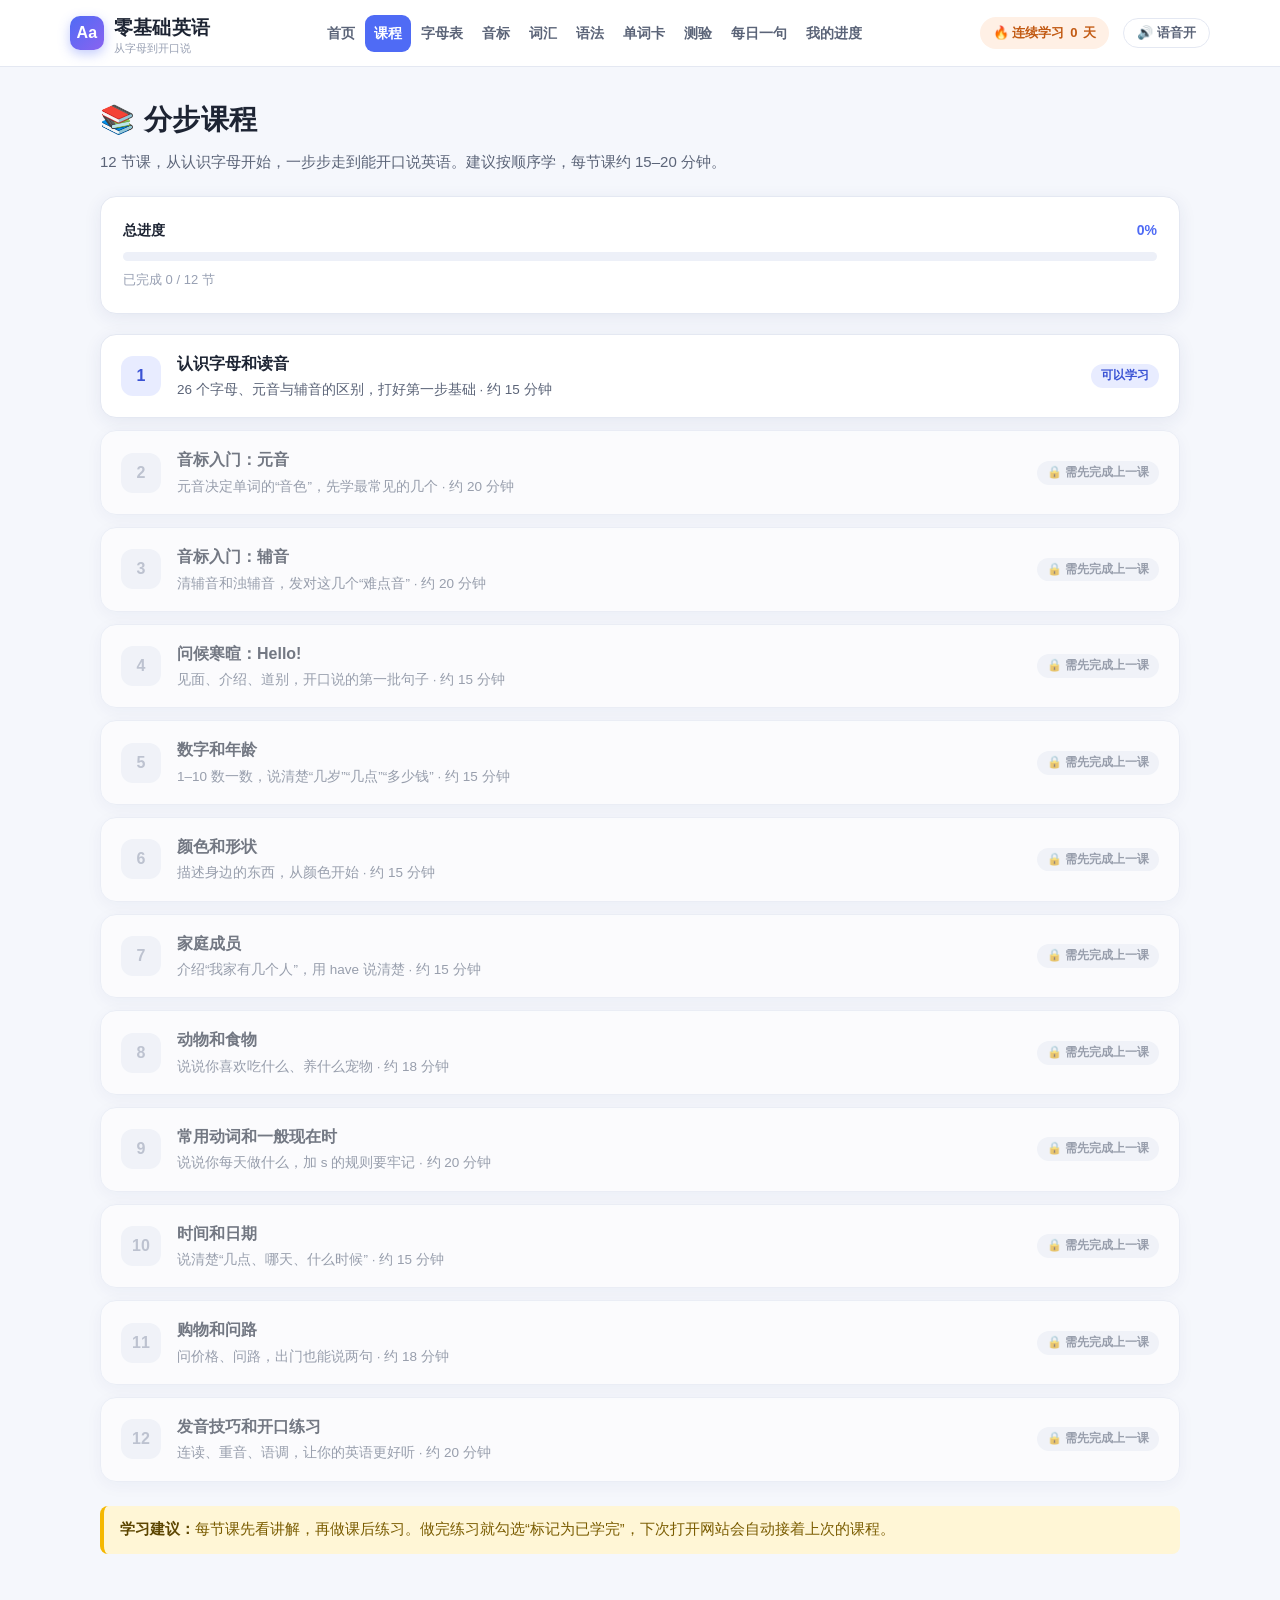
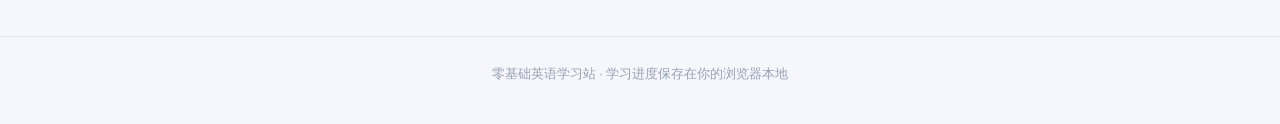
<file: pages/lessons.html>
<!DOCTYPE html>
<html lang="zh-CN">
<head>
<meta charset="UTF-8">
<meta name="viewport" content="width=device-width, initial-scale=1.0">
<title>分步课程 · 零基础英语</title>
<link rel="icon" type="image/svg+xml" href="../favicon.svg">
<link rel="stylesheet" href="../css/style.css">
</head>
<body>

<header class="topbar">
  <div class="topbar-inner">
    <a class="logo" href="../index.html">
      <span class="logo-badge">Aa</span>
      <span>零基础英语<small>从字母到开口说</small></span>
    </a>
    <nav class="nav">
      <a href="../index.html">首页</a>
      <a href="lessons.html">课程</a>
      <a href="letters.html">字母表</a>
      <a href="phonetics.html">音标</a>
      <a href="vocabulary.html">词汇</a>
      <a href="grammar.html">语法</a>
      <a href="flashcards.html">单词卡</a>
      <a href="quiz.html">测验</a>
      <a href="daily.html">每日一句</a>
      <a href="progress.html">我的进度</a>
    </nav>
    <span class="streak-pill">🔥 连续学习 <span>0</span> 天</span>
    <button class="speak-toggle">🔊 语音开</button>
  </div>
</header>

<main class="page">
  <div class="page-head">
    <h1>📚 分步课程</h1>
    <p>12 节课，从认识字母开始，一步步走到能开口说英语。建议按顺序学，每节课约 15–20 分钟。</p>
  </div>

  <div class="card" style="margin-bottom:20px">
    <div style="display:flex;justify-content:space-between;align-items:center;margin-bottom:10px;font-size:14px;font-weight:600">
      <span>总进度</span>
      <span id="lessonPct" style="color:var(--c-primary)">0%</span>
    </div>
    <div class="progress"><i id="lessonBar"></i></div>
    <div style="font-size:13px;color:var(--text-3);margin-top:8px" id="lessonCount">已完成 0 / 12 节</div>
  </div>

  <div class="lesson-list" id="lessonList"></div>

  <div class="tip-box" style="margin-top:24px">
    <b>学习建议：</b>每节课先看讲解，再做课后练习。做完练习就勾选“标记为已学完”，下次打开网站会自动接着上次的课程。
  </div>
</main>

<footer class="footer">零基础英语学习站 · 学习进度保存在你的浏览器本地</footer>

<script src="../data/lessons.js"></script>
<script src="../data/vocab.js"></script>
<script src="../data/alphabet.js"></script>
<script src="../js/app.js"></script>
<script>
(function () {
  const A = window.App;
  const list = window.LESSONS || [];
  const lp = A.lessonProgress();

  document.getElementById("lessonPct").textContent = lp.pct + "%";
  document.getElementById("lessonBar").style.width = lp.pct + "%";
  document.getElementById("lessonCount").textContent = "已完成 " + lp.done + " / " + lp.total + " 节";

  // 顺序解锁：第 1 课永远解锁；上一课完成则解锁下一课
  const html = list.map((l, i) => {
    const st = A.state.lessons[l.id] || {};
    const prev = i === 0 ? null : list[i - 1];
    const prevDone = !prev || (A.state.lessons[prev.id] && A.state.lessons[prev.id].done);
    const locked = !prevDone && !st.done;
    const cls = "lesson-item" + (st.done ? " done" : "") + (locked ? " locked" : "");
    const badge = st.done
      ? '<span class="badge green">✓ 已学完</span>'
      : locked
        ? '<span class="badge gray">🔒 需先完成上一课</span>'
        : '<span class="badge">可以学习</span>';
    const score = st.quizTotal
      ? '<span class="badge purple">练习 ' + st.quizScore + "/" + st.quizTotal + "</span>"
      : "";
    return '<div class="' + cls + '" data-id="' + l.id + '">' +
      '<div class="lesson-idx">' + (st.done ? "✓" : l.id) + '</div>' +
      '<div class="lesson-main">' +
        '<h3>' + A.esc(l.title) + '</h3>' +
        '<p>' + A.esc(l.subtitle) + ' · 约 ' + l.minutes + ' 分钟</p>' +
      '</div>' +
      '<div style="display:flex;gap:8px;align-items:center">' + score + badge + '</div>' +
    '</div>';
  }).join("");

  document.getElementById("lessonList").innerHTML = html;

  document.getElementById("lessonList").addEventListener("click", e => {
    const item = e.target.closest(".lesson-item");
    if (!item) return;
    if (item.classList.contains("locked")) {
      A.toast("先完成上一节课，就可以解锁啦");
      return;
    }
    location.href = "lesson.html?id=" + item.dataset.id;
  });
})();
</script>
</body>
</html>
</file>
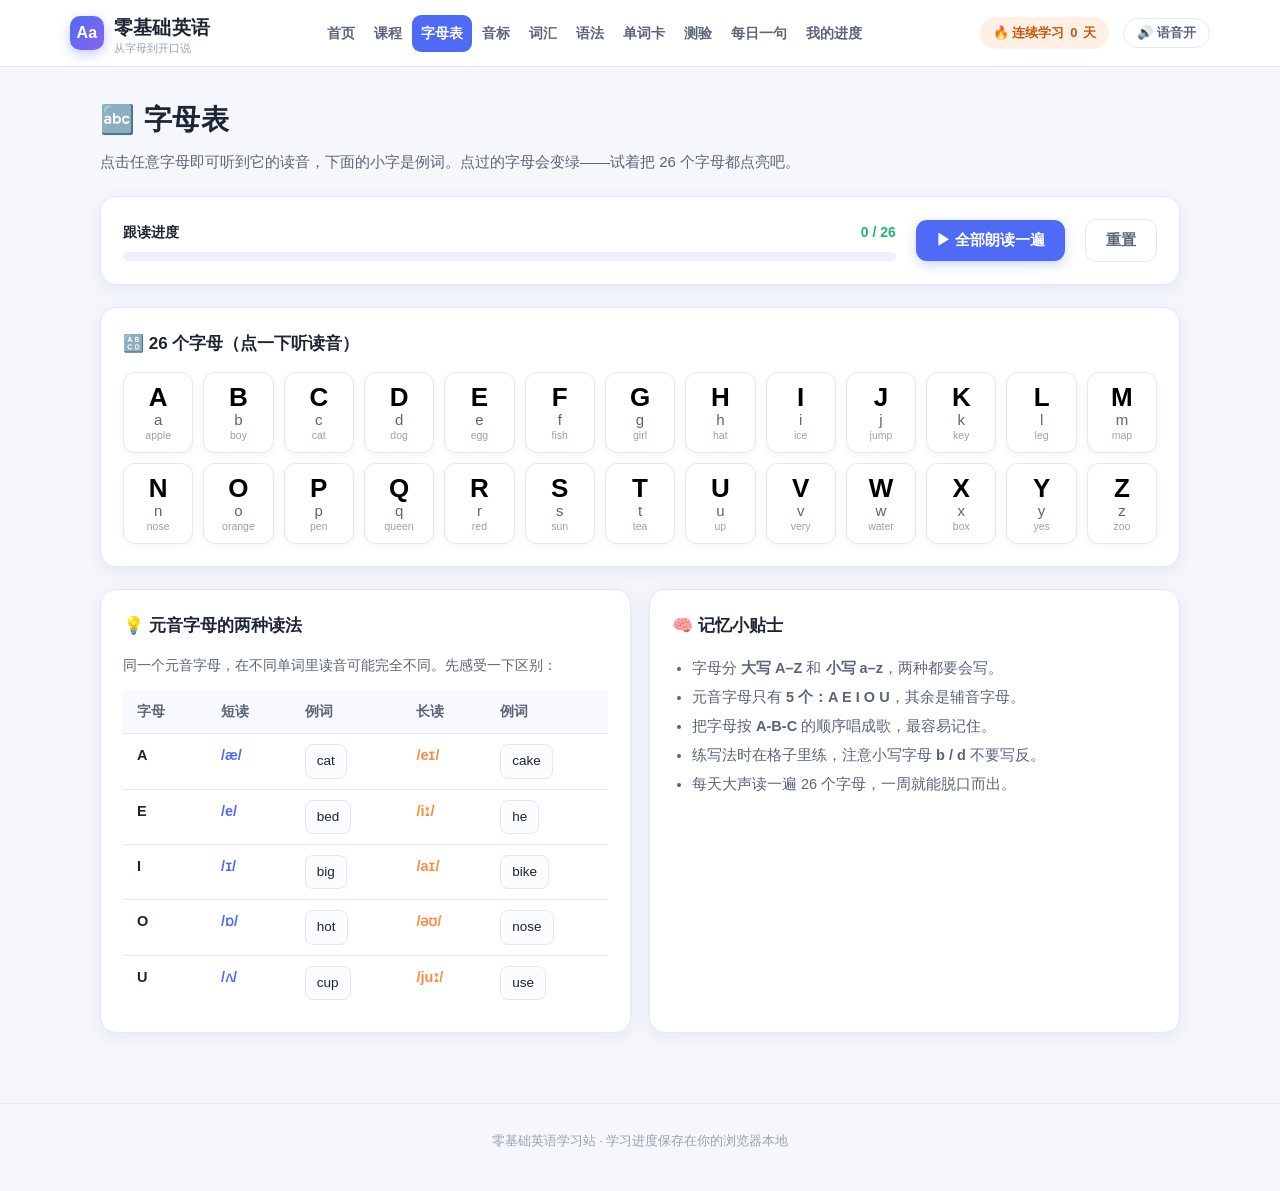
<file: pages/letters.html>
<!DOCTYPE html>
<html lang="zh-CN">
<head>
<meta charset="UTF-8">
<meta name="viewport" content="width=device-width, initial-scale=1.0">
<title>字母表 · 零基础英语</title>
<link rel="icon" type="image/svg+xml" href="../favicon.svg">
<link rel="stylesheet" href="../css/style.css">
</head>
<body>

<header class="topbar">
  <div class="topbar-inner">
    <a class="logo" href="../index.html">
      <span class="logo-badge">Aa</span>
      <span>零基础英语<small>从字母到开口说</small></span>
    </a>
    <nav class="nav">
      <a href="../index.html">首页</a>
      <a href="lessons.html">课程</a>
      <a href="letters.html">字母表</a>
      <a href="phonetics.html">音标</a>
      <a href="vocabulary.html">词汇</a>
      <a href="grammar.html">语法</a>
      <a href="flashcards.html">单词卡</a>
      <a href="quiz.html">测验</a>
      <a href="daily.html">每日一句</a>
      <a href="progress.html">我的进度</a>
    </nav>
    <span class="streak-pill">🔥 连续学习 <span>0</span> 天</span>
    <button class="speak-toggle">🔊 语音开</button>
  </div>
</header>

<main class="page">
  <div class="page-head">
    <h1>🔤 字母表</h1>
    <p>点击任意字母即可听到它的读音，下面的小字是例词。点过的字母会变绿——试着把 26 个字母都点亮吧。</p>
  </div>

  <div class="card" style="margin-bottom:22px;display:flex;align-items:center;gap:20px;flex-wrap:wrap">
    <div style="flex:1;min-width:200px">
      <div style="display:flex;justify-content:space-between;font-size:14px;font-weight:600;margin-bottom:8px">
        <span>跟读进度</span>
        <span id="letterPct" style="color:var(--c-green)">0 / 26</span>
      </div>
      <div class="progress green"><i id="letterBar"></i></div>
    </div>
    <button class="btn" id="playAll">▶ 全部朗读一遍</button>
    <button class="btn ghost" id="resetLetters">重置</button>
  </div>

  <div class="card">
    <h3 class="card-title">🔠 26 个字母（点一下听读音）</h3>
    <div class="letter-grid" id="letterGrid"></div>
  </div>

  <div class="grid grid-2" style="margin-top:22px">
    <div class="card">
      <h3 class="card-title">💡 元音字母的两种读法</h3>
      <p style="color:var(--text-2);font-size:14px;margin-top:0">同一个元音字母，在不同单词里读音可能完全不同。先感受一下区别：</p>
      <div class="table-wrap">
        <table class="data">
          <thead><tr><th>字母</th><th>短读</th><th>例词</th><th>长读</th><th>例词</th></tr></thead>
          <tbody id="vowelRules"></tbody>
        </table>
      </div>
    </div>
    <div class="card">
      <h3 class="card-title">🧠 记忆小贴士</h3>
      <ul style="margin:0;padding-left:20px;color:var(--text-2);font-size:14.5px;line-height:2">
        <li>字母分 <strong>大写 A–Z</strong> 和 <strong>小写 a–z</strong>，两种都要会写。</li>
        <li>元音字母只有 <strong>5 个：A E I O U</strong>，其余是辅音字母。</li>
        <li>把字母按 <strong>A-B-C</strong> 的顺序唱成歌，最容易记住。</li>
        <li>练写法时在格子里练，注意小写字母 <strong>b / d</strong> 不要写反。</li>
        <li>每天大声读一遍 26 个字母，一周就能脱口而出。</li>
      </ul>
    </div>
  </div>
</main>

<footer class="footer">零基础英语学习站 · 学习进度保存在你的浏览器本地</footer>

<script src="../data/alphabet.js"></script>
<script src="../data/vocab.js"></script>
<script src="../js/app.js"></script>
<script>
(function () {
  const A = window.App;
  const letters = window.LETTERS || [];
  const grid = document.getElementById("letterGrid");

  function renderProgress() {
    const lp = A.letterProgress();
    document.getElementById("letterPct").textContent = lp.done + " / " + lp.total;
    document.getElementById("letterBar").style.width = lp.pct + "%";
  }

  grid.innerHTML = letters.map(L =>
    '<button class="letter-cell' + (A.state.letters[L.u] ? " done" : "") + '" data-letter="' + L.u + '" data-word="' + L.word + '" title="' + L.word + ' ' + L.cn + '">' +
      '<span class="u">' + L.u + '</span>' +
      '<span class="l">' + L.l + '</span>' +
      '<span class="w">' + L.word + '</span>' +
    '</button>'
  ).join("");

  // 元音规则表
  document.getElementById("vowelRules").innerHTML = (window.VOWEL_RULES || []).map(r =>
    '<tr>' +
      '<td class="en-cell" style="font-weight:800">' + r.letter + '</td>' +
      '<td class="en-cell" style="color:var(--c-primary)">/' + r.short + '/</td>' +
      '<td><span class="word-chip" data-say="' + r.shortWord + '">' + r.shortWord + '</span></td>' +
      '<td class="en-cell" style="color:var(--c-accent)">/' + r.long + '/</td>' +
      '<td><span class="word-chip" data-say="' + r.longWord + '">' + r.longWord + '</span></td>' +
    '</tr>'
  ).join("");

  grid.addEventListener("click", e => {
    const cell = e.target.closest(".letter-cell");
    if (!cell) return;
    const u = cell.dataset.letter;
    const w = cell.dataset.word;
    // 先读字母名，再读例词
    A.speak(u + ". " + u + ". " + w);
    if (!A.state.letters[u]) {
      A.state.letters[u] = 1;
      A.save();
      A.markActivity(1);
      cell.classList.add("done");
      renderProgress();
      if (A.letterProgress().done === letters.length) {
        setTimeout(() => A.toast("🎉 26 个字母全部跟读完成！"), 1200);
      }
    }
  });

  // 全部朗读
  document.getElementById("playAll").addEventListener("click", () => {
    if (!A.state.speak) { A.toast("朗读已关闭，点击右上角按钮打开"); return; }
    if (!("speechSynthesis" in window)) { A.toast("当前浏览器不支持语音朗读"); return; }
    window.speechSynthesis.cancel();
    const names = letters.map(l => l.u).join(", ");
    const u = new SpeechSynthesisUtterance(names);
    u.lang = "en-US";
    u.rate = 0.7;
    window.speechSynthesis.speak(u);
    A.toast("正在朗读 A–Z…");
  });

  document.getElementById("resetLetters").addEventListener("click", () => {
    A.state.letters = {};
    A.save();
    document.querySelectorAll(".letter-cell").forEach(c => c.classList.remove("done"));
    renderProgress();
    A.toast("字母进度已重置");
  });

  renderProgress();
})();
</script>
</body>
</html>
</file>
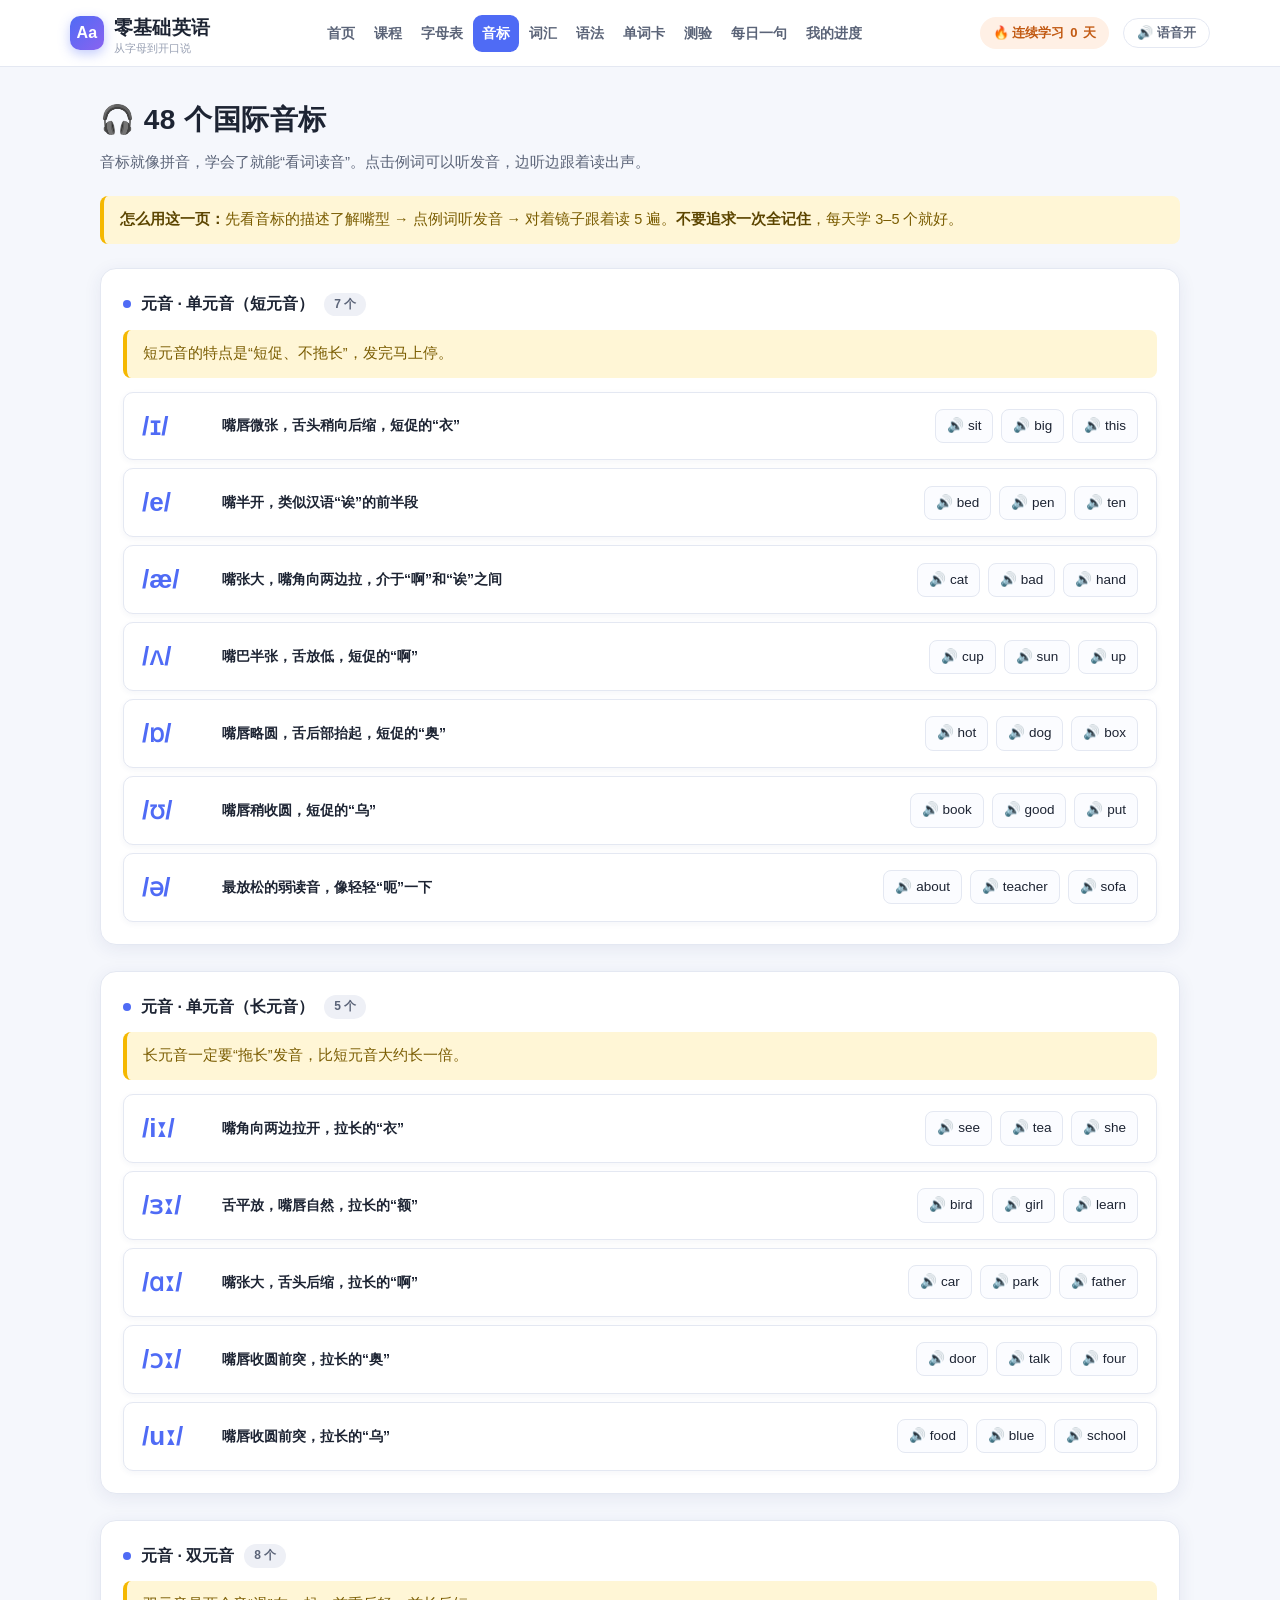
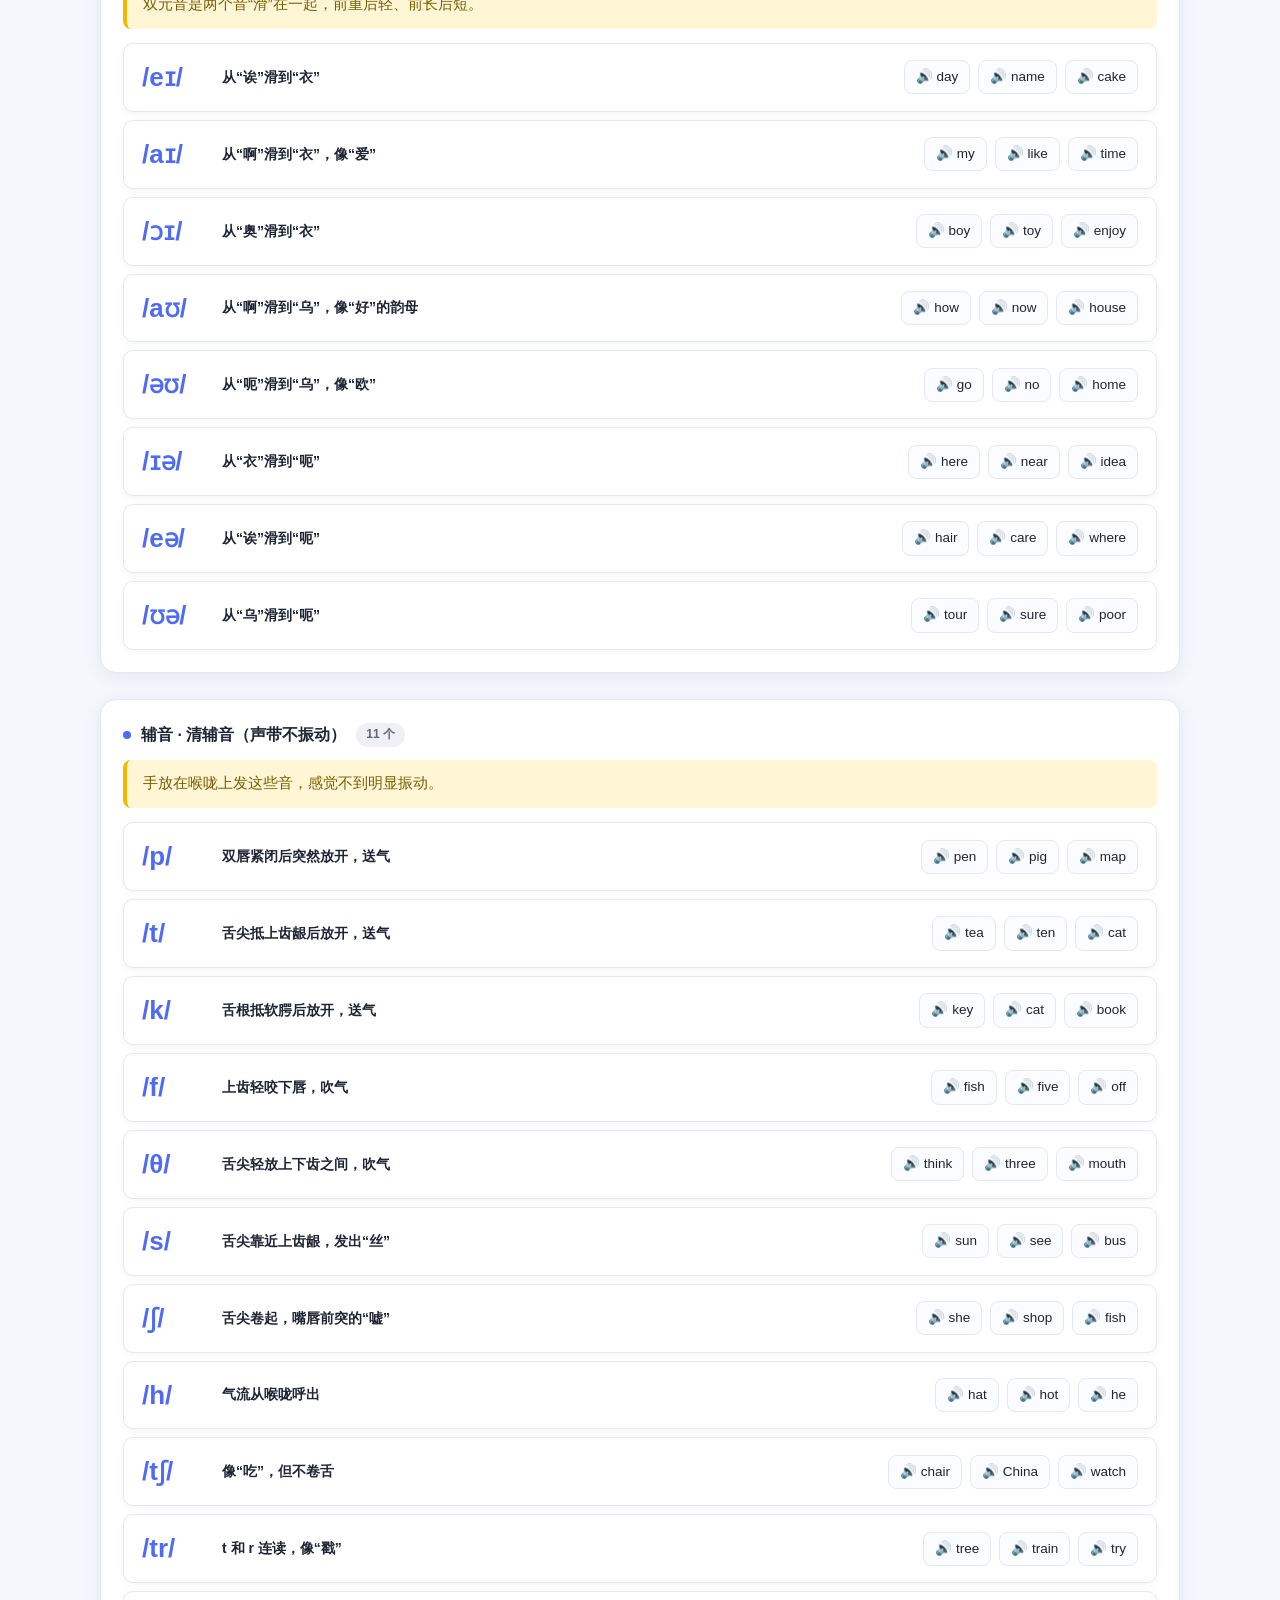
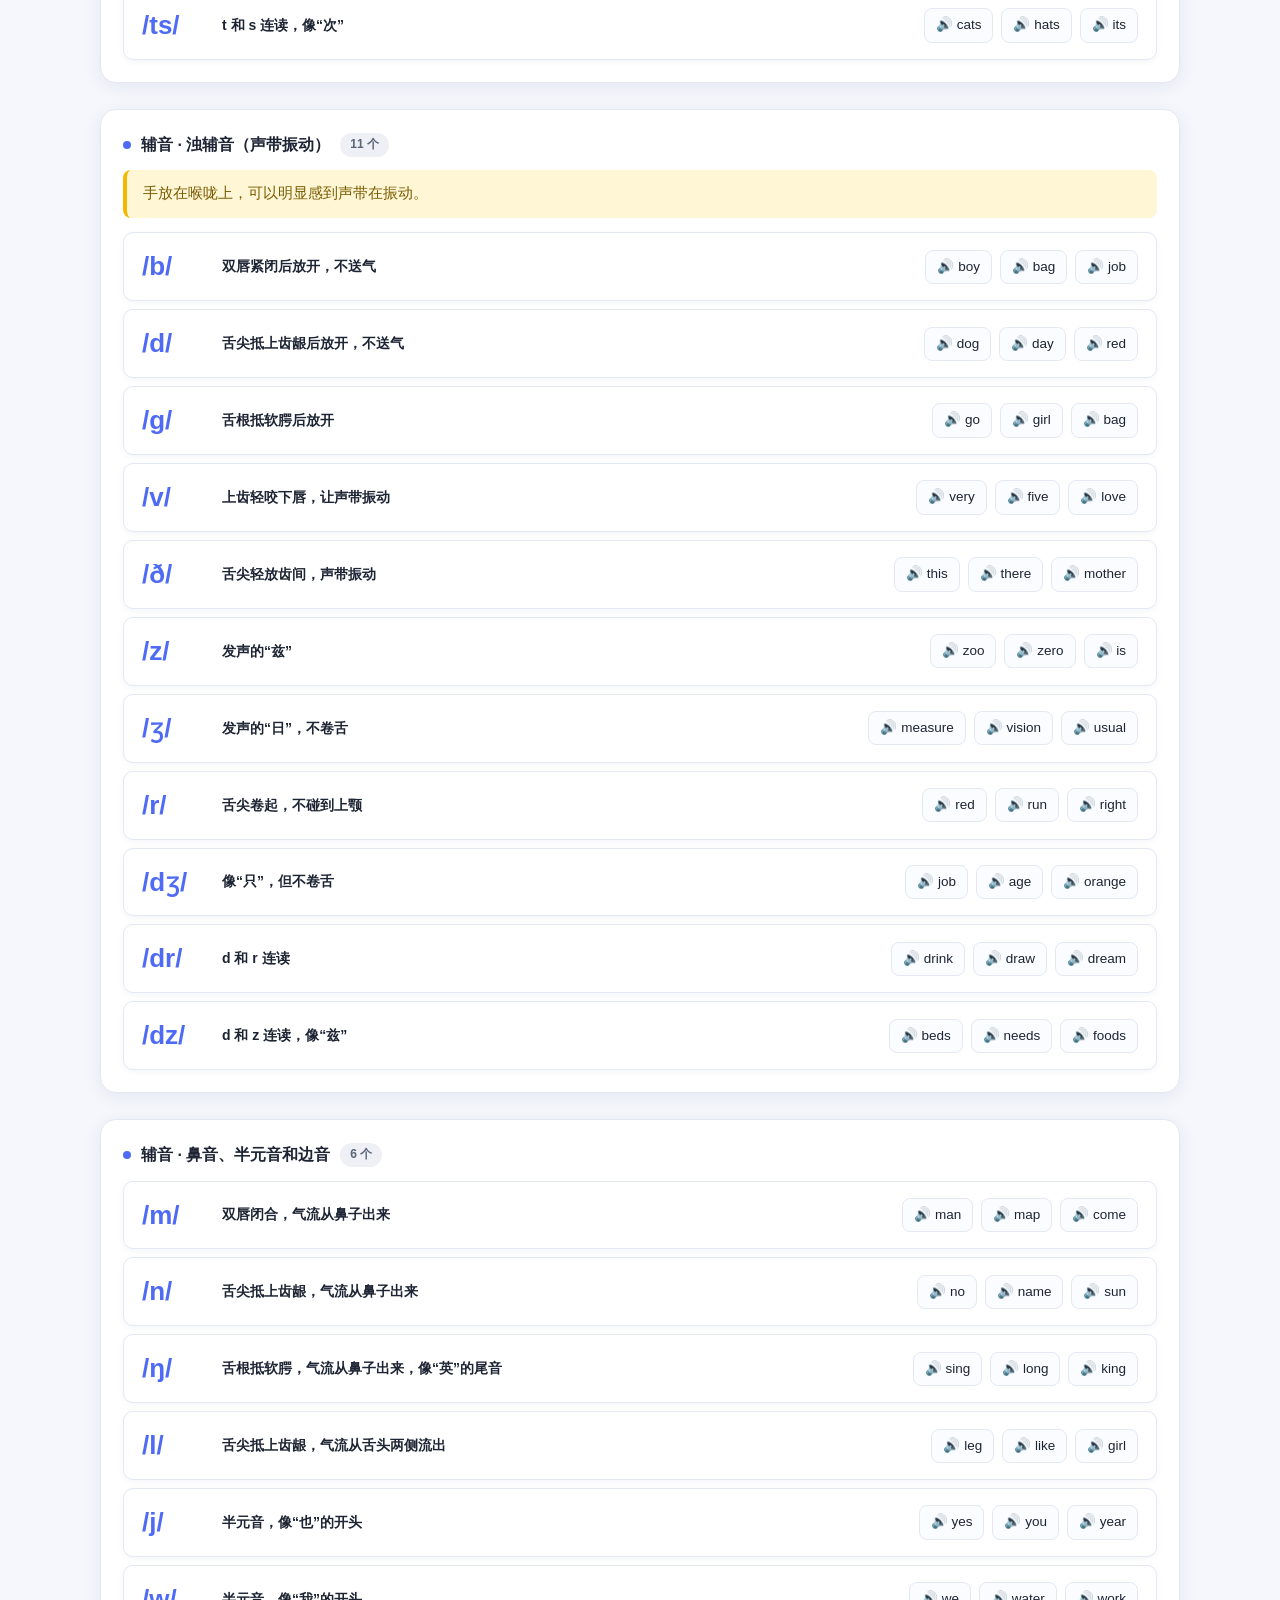
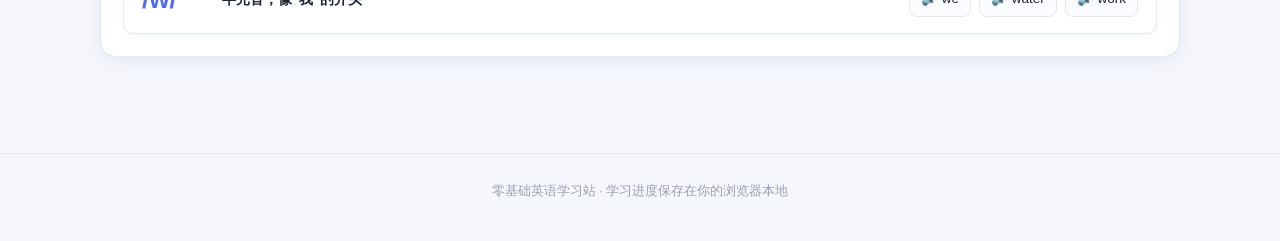
<file: pages/phonetics.html>
<!DOCTYPE html>
<html lang="zh-CN">
<head>
<meta charset="UTF-8">
<meta name="viewport" content="width=device-width, initial-scale=1.0">
<title>音标 · 零基础英语</title>
<link rel="icon" type="image/svg+xml" href="../favicon.svg">
<link rel="stylesheet" href="../css/style.css">
</head>
<body>

<header class="topbar">
  <div class="topbar-inner">
    <a class="logo" href="../index.html">
      <span class="logo-badge">Aa</span>
      <span>零基础英语<small>从字母到开口说</small></span>
    </a>
    <nav class="nav">
      <a href="../index.html">首页</a>
      <a href="lessons.html">课程</a>
      <a href="letters.html">字母表</a>
      <a href="phonetics.html">音标</a>
      <a href="vocabulary.html">词汇</a>
      <a href="grammar.html">语法</a>
      <a href="flashcards.html">单词卡</a>
      <a href="quiz.html">测验</a>
      <a href="daily.html">每日一句</a>
      <a href="progress.html">我的进度</a>
    </nav>
    <span class="streak-pill">🔥 连续学习 <span>0</span> 天</span>
    <button class="speak-toggle">🔊 语音开</button>
  </div>
</header>

<main class="page">
  <div class="page-head">
    <h1>🎧 48 个国际音标</h1>
    <p>音标就像拼音，学会了就能“看词读音”。点击例词可以听发音，边听边跟着读出声。</p>
  </div>

  <div class="tip-box" style="margin-bottom:24px">
    <b>怎么用这一页：</b>先看音标的描述了解嘴型 → 点例词听发音 → 对着镜子跟着读 5 遍。<b>不要追求一次全记住</b>，每天学 3–5 个就好。
  </div>

  <div id="phoneticList"></div>
</main>

<footer class="footer">零基础英语学习站 · 学习进度保存在你的浏览器本地</footer>

<script src="../data/alphabet.js"></script>
<script src="../data/vocab.js"></script>
<script src="../js/app.js"></script>
<script>
(function () {
  const A = window.App;
  const groups = window.PHONETICS || [];

  document.getElementById("phoneticList").innerHTML = groups.map(g => `
    <section class="card phonetic-group">
      <h3><span class="dot" style="width:8px;height:8px;border-radius:50%;background:var(--c-primary);display:inline-block"></span>
        ${A.esc(g.group)}
        <span class="badge gray">${g.items.length} 个</span>
      </h3>
      ${g.tip ? `<div class="tip-box" style="margin:0 0 14px">${g.tip}</div>` : ""}
      <div class="phonetic-list">
        ${g.items.map(it => `
          <div class="ph-item">
            <div class="ph-symbol">/${A.esc(it.symbol)}/</div>
            <div class="ph-desc"><b>${A.esc(it.desc)}</b></div>
            <div class="ph-words">
              ${it.words.map(w => `<span class="word-chip" data-say="${A.esc(w)}" title="点击朗读">🔊 ${A.esc(w)}</span>`).join("")}
            </div>
          </div>`).join("")}
      </div>
    </section>
  `).join("");

  // 点击例词：朗读并记录一次活动
  document.getElementById("phoneticList").addEventListener("click", e => {
    if (e.target.closest("[data-say]")) A.markActivity(1);
  });
})();
</script>
</body>
</html>
</file>
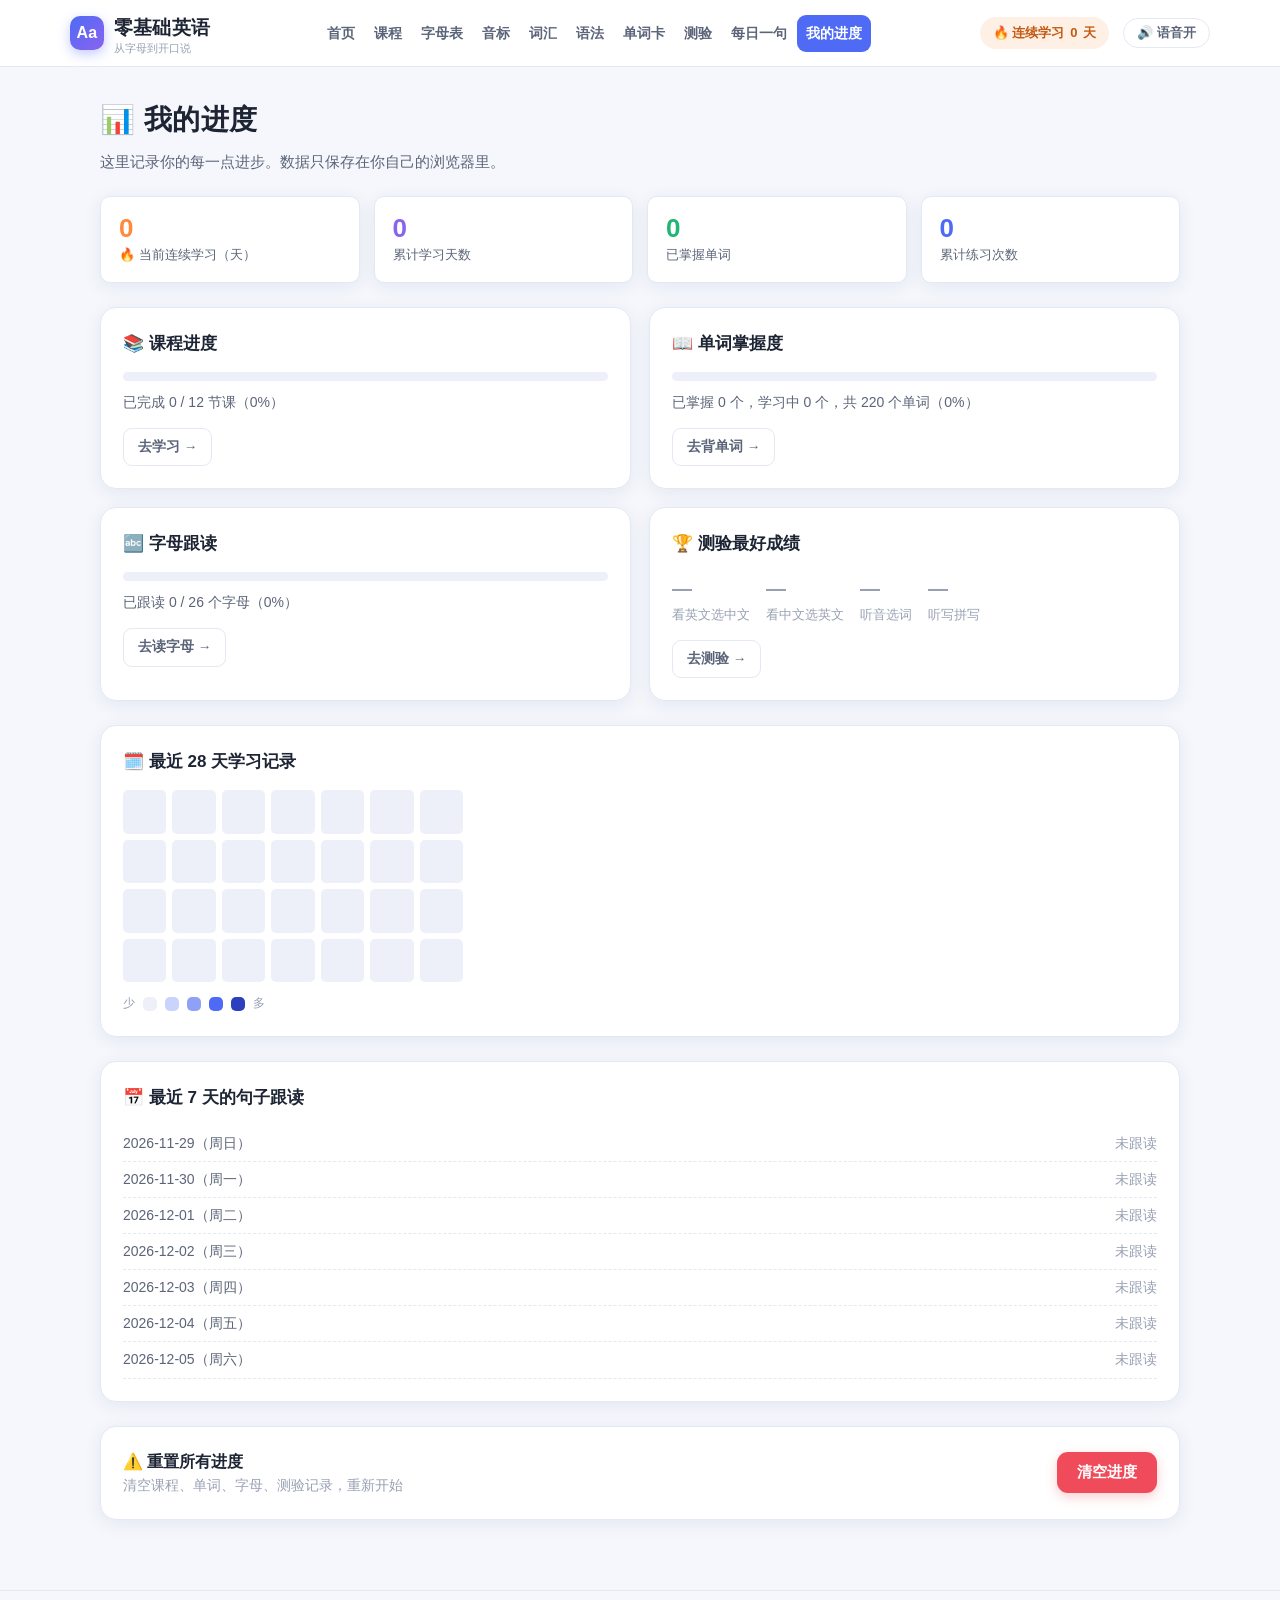
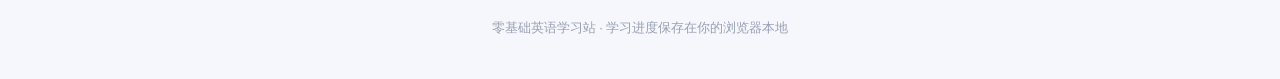
<file: pages/progress.html>
<!DOCTYPE html>
<html lang="zh-CN">
<head>
<meta charset="UTF-8">
<meta name="viewport" content="width=device-width, initial-scale=1.0">
<title>我的进度 · 零基础英语</title>
<link rel="icon" type="image/svg+xml" href="../favicon.svg">
<link rel="stylesheet" href="../css/style.css">
</head>
<body>

<header class="topbar">
  <div class="topbar-inner">
    <a class="logo" href="../index.html">
      <span class="logo-badge">Aa</span>
      <span>零基础英语<small>从字母到开口说</small></span>
    </a>
    <nav class="nav">
      <a href="../index.html">首页</a>
      <a href="lessons.html">课程</a>
      <a href="letters.html">字母表</a>
      <a href="phonetics.html">音标</a>
      <a href="vocabulary.html">词汇</a>
      <a href="grammar.html">语法</a>
      <a href="flashcards.html">单词卡</a>
      <a href="quiz.html">测验</a>
      <a href="daily.html">每日一句</a>
      <a href="progress.html">我的进度</a>
    </nav>
    <span class="streak-pill">🔥 连续学习 <span>0</span> 天</span>
    <button class="speak-toggle">🔊 语音开</button>
  </div>
</header>

<main class="page">
  <div class="page-head">
    <h1>📊 我的进度</h1>
    <p>这里记录你的每一点进步。数据只保存在你自己的浏览器里。</p>
  </div>

  <div class="stat-row" style="margin-bottom:24px">
    <div class="stat">
      <div class="num" id="pStreak" style="color:var(--c-accent)">0</div>
      <div class="lbl">🔥 当前连续学习（天）</div>
    </div>
    <div class="stat">
      <div class="num" id="pTotalDays" style="color:var(--c-purple)">0</div>
      <div class="lbl">累计学习天数</div>
    </div>
    <div class="stat">
      <div class="num" id="pWords" style="color:var(--c-green)">0</div>
      <div class="lbl">已掌握单词</div>
    </div>
    <div class="stat">
      <div class="num" id="pActs" style="color:var(--c-primary)">0</div>
      <div class="lbl">累计练习次数</div>
    </div>
  </div>

  <div class="grid grid-2" style="margin-bottom:24px">
    <div class="card">
      <h3 class="card-title">📚 课程进度</h3>
      <div class="progress" style="margin-bottom:10px"><i id="barL"></i></div>
      <div style="font-size:14px;color:var(--text-2)" id="txtL">0 / 12</div>
      <a class="btn sm ghost" href="lessons.html" style="margin-top:14px">去学习 →</a>
    </div>
    <div class="card">
      <h3 class="card-title">📖 单词掌握度</h3>
      <div class="progress green" style="margin-bottom:10px"><i id="barW"></i></div>
      <div style="font-size:14px;color:var(--text-2)" id="txtW">0 / 0</div>
      <a class="btn sm ghost" href="flashcards.html" style="margin-top:14px">去背单词 →</a>
    </div>
    <div class="card">
      <h3 class="card-title">🔤 字母跟读</h3>
      <div class="progress orange" style="margin-bottom:10px"><i id="barA"></i></div>
      <div style="font-size:14px;color:var(--text-2)" id="txtA">0 / 26</div>
      <a class="btn sm ghost" href="letters.html" style="margin-top:14px">去读字母 →</a>
    </div>
    <div class="card">
      <h3 class="card-title">🏆 测验最好成绩</h3>
      <div style="display:flex;gap:16px;flex-wrap:wrap;font-size:14px" id="bestScores"></div>
      <a class="btn sm ghost" href="quiz.html" style="margin-top:14px">去测验 →</a>
    </div>
  </div>

  <div class="card" style="margin-bottom:24px">
    <h3 class="card-title">🗓️ 最近 28 天学习记录</h3>
    <div class="heatmap" id="heatmap"></div>
    <div class="legend-row">
      少 <span class="hm-cell"></span><span class="hm-cell l1"></span><span class="hm-cell l2"></span><span class="hm-cell l3"></span><span class="hm-cell l4"></span> 多
    </div>
  </div>

  <div class="card">
    <h3 class="card-title">📅 最近 7 天的句子跟读</h3>
    <div id="recentQuotes" style="font-size:14px;color:var(--text-2)"></div>
  </div>

  <div class="card" style="margin-top:24px;display:flex;align-items:center;gap:16px;flex-wrap:wrap">
    <div style="flex:1;min-width:220px">
      <div style="font-weight:700">⚠️ 重置所有进度</div>
      <div style="font-size:13.5px;color:var(--text-3)">清空课程、单词、字母、测验记录，重新开始</div>
    </div>
    <button class="btn red" id="resetBtn">清空进度</button>
  </div>
</main>

<footer class="footer">零基础英语学习站 · 学习进度保存在你的浏览器本地</footer>

<script src="../data/lessons.js"></script>
<script src="../data/vocab.js"></script>
<script src="../data/alphabet.js"></script>
<script src="../data/quotes.js"></script>
<script src="../js/app.js"></script>
<script>
(function () {
  const A = window.App;
  const S = A.state;

  // 当前连续天数
  const todayK = A.todayKey();
  const y = new Date(); y.setDate(y.getDate() - 1);
  const curStreak = S.streak.last === todayK || S.streak.last === A.todayKey(y) ? S.streak.days : 0;
  document.getElementById("pStreak").textContent = curStreak;
  document.getElementById("pTotalDays").textContent = S.streak.totalDays || 0;

  const wp = A.wordProgress();
  document.getElementById("pWords").textContent = wp.mastered;

  const acts = S.totalDone || Object.values(S.streak.history || {}).reduce((a, b) => a + b, 0);
  document.getElementById("pActs").textContent = acts;

  // 进度条
  const lp = A.lessonProgress();
  document.getElementById("barL").style.width = lp.pct + "%";
  document.getElementById("txtL").textContent = "已完成 " + lp.done + " / " + lp.total + " 节课（" + lp.pct + "%）";
  document.getElementById("barW").style.width = wp.pct + "%";
  document.getElementById("txtW").textContent = "已掌握 " + wp.mastered + " 个，学习中 " + wp.learning + " 个，共 " + wp.total + " 个单词（" + wp.pct + "%）";
  const ap = A.letterProgress();
  document.getElementById("barA").style.width = ap.pct + "%";
  document.getElementById("txtA").textContent = "已跟读 " + ap.done + " / " + ap.total + " 个字母（" + ap.pct + "%）";

  // 测验成绩
  const best = S.quizBest || {};
  const names = { en2cn: "看英文选中文", cn2en: "看中文选英文", listen: "听音选词", dictation: "听写拼写" };
  document.getElementById("bestScores").innerHTML = Object.keys(names).map(k => {
    const v = best[k];
    return '<div><div style="font-weight:800;font-family:var(--font-en);color:' + (v != null ? "var(--c-primary)" : "var(--text-3)") + ';font-size:20px">' +
      (v != null ? v + "%" : "—") + '</div><div style="color:var(--text-3);font-size:12.5px">' + names[k] + '</div></div>';
  }).join("");

  // 热力图（最近 28 天，按周排 7 列）
  const hist = S.streak.history || {};
  const cells = [];
  for (let i = 27; i >= 0; i--) {
    const d = new Date(); d.setDate(d.getDate() - i);
    const n = hist[A.todayKey(d)] || 0;
    const lv = n >= 10 ? 4 : n >= 6 ? 3 : n >= 3 ? 2 : n >= 1 ? 1 : 0;
    cells.push('<div class="hm-cell' + (lv ? " l" + lv : "") + '" title="' + A.todayKey(d) + "：学习 " + n + " 次\"></div>");
  }
  document.getElementById("heatmap").innerHTML = cells.join("");

  // 最近 7 天每日一句
  const qr = S.quotesRead || {};
  const WEEK = ["日", "一", "二", "三", "四", "五", "六"];
  let rows = "";
  for (let i = 6; i >= 0; i--) {
    const d = new Date(); d.setDate(d.getDate() - i);
    const k = A.todayKey(d);
    rows += '<div style="display:flex;justify-content:space-between;padding:6px 0;border-bottom:1px dashed var(--line)">' +
      '<span>' + k + "（周" + WEEK[d.getDay()] + "）</span>" +
      '<span>' + (qr[k] ? '<span style="color:var(--c-green);font-weight:700">✓ 已跟读</span>' : '<span style="color:var(--text-3)">未跟读</span>') + '</span></div>';
  }
  document.getElementById("recentQuotes").innerHTML = rows;

  // 重置
  document.getElementById("resetBtn").addEventListener("click", () => {
    if (!confirm("确定要清空所有学习进度吗？此操作无法撤销。")) return;
    A.resetAll();
    A.toast("进度已清空，重新开始吧！");
    setTimeout(() => location.reload(), 700);
  });
})();
</script>
</body>
</html>
</file>
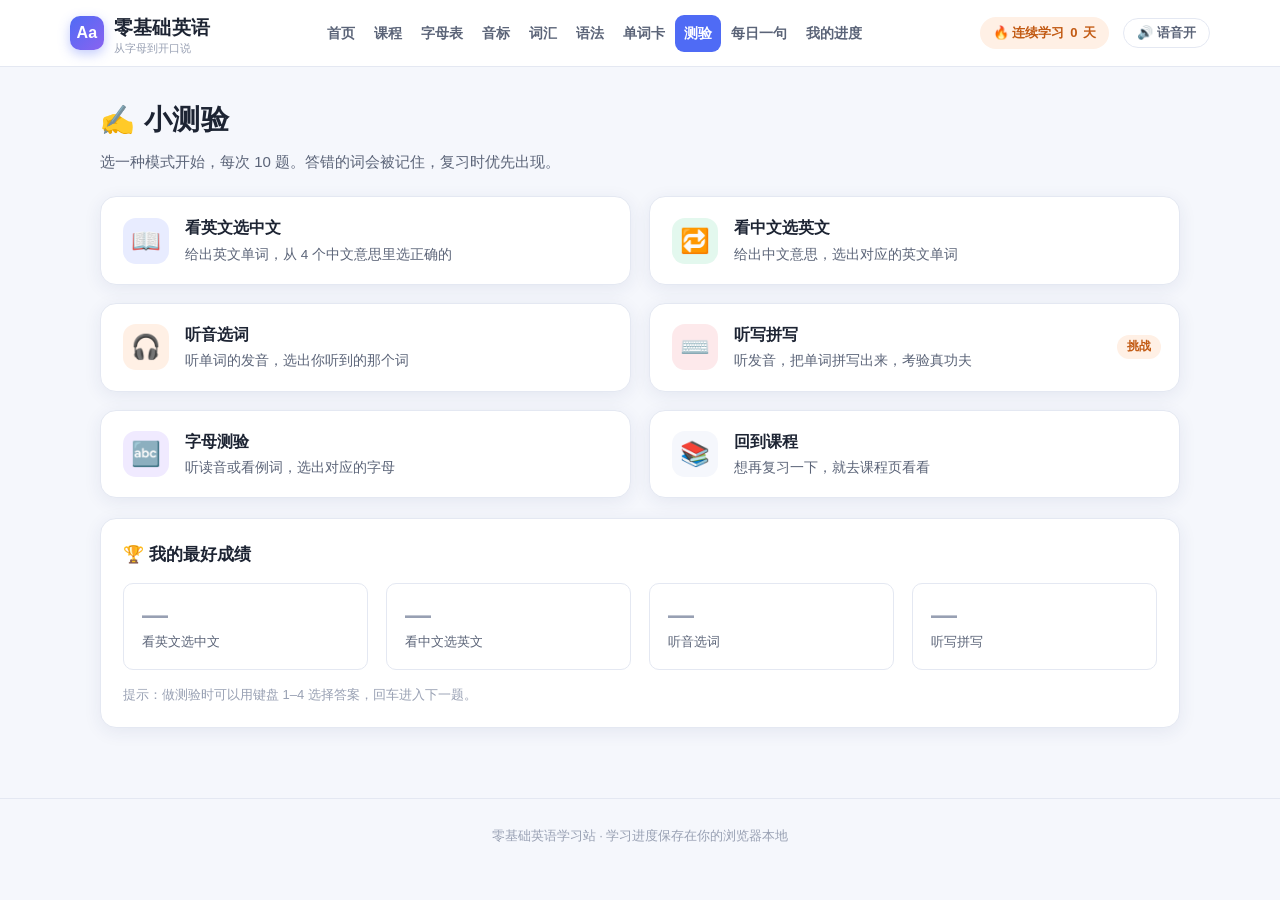
<file: pages/quiz.html>
<!DOCTYPE html>
<html lang="zh-CN">
<head>
<meta charset="UTF-8">
<meta name="viewport" content="width=device-width, initial-scale=1.0">
<title>测验 · 零基础英语</title>
<link rel="icon" type="image/svg+xml" href="../favicon.svg">
<link rel="stylesheet" href="../css/style.css">
</head>
<body>

<header class="topbar">
  <div class="topbar-inner">
    <a class="logo" href="../index.html">
      <span class="logo-badge">Aa</span>
      <span>零基础英语<small>从字母到开口说</small></span>
    </a>
    <nav class="nav">
      <a href="../index.html">首页</a>
      <a href="lessons.html">课程</a>
      <a href="letters.html">字母表</a>
      <a href="phonetics.html">音标</a>
      <a href="vocabulary.html">词汇</a>
      <a href="grammar.html">语法</a>
      <a href="flashcards.html">单词卡</a>
      <a href="quiz.html">测验</a>
      <a href="daily.html">每日一句</a>
      <a href="progress.html">我的进度</a>
    </nav>
    <span class="streak-pill">🔥 连续学习 <span>0</span> 天</span>
    <button class="speak-toggle">🔊 语音开</button>
  </div>
</header>

<main class="page">
  <div class="page-head">
    <h1>✍️ 小测验</h1>
    <p>选一种模式开始，每次 10 题。答错的词会被记住，复习时优先出现。</p>
  </div>

  <div id="pickView">
    <div class="grid grid-2" id="modeCards"></div>
    <div class="card" style="margin-top:20px">
      <h3 class="card-title">🏆 我的最好成绩</h3>
      <div class="grid grid-4" id="bestBox"></div>
      <p style="font-size:13px;color:var(--text-3);margin:14px 0 0">提示：做测验时可以用键盘 1–4 选择答案，回车进入下一题。</p>
    </div>
  </div>

  <div id="quizView" style="display:none">
    <div class="quiz-wrap">
      <div class="quiz-progress-row">
        <span id="qMode">测验</span>
        <span id="qScore">答对 0 题</span>
      </div>
      <div class="progress" style="margin-bottom:16px"><i id="qBar"></i></div>
      <div class="card">
        <div id="qBody"></div>
      </div>
      <div style="display:flex;justify-content:space-between;margin-top:16px">
        <button class="btn ghost sm" id="quitBtn">← 退出测验</button>
      </div>
    </div>
  </div>
</main>

<footer class="footer">零基础英语学习站 · 学习进度保存在你的浏览器本地</footer>

<script src="../data/vocab.js"></script>
<script src="../data/alphabet.js"></script>
<script src="../js/app.js"></script>
<script>
(function () {
  const A = window.App;

  const seenW = {};
  const VOCAB = (window.VOCAB || []).filter(v => { if (seenW[v.w]) return false; seenW[v.w] = true; return true; });
  const LETTERS = window.LETTERS || [];
  const N = 10;

  const MODES = [
    { id: "en2cn", icon: "📖", name: "看英文选中文", desc: "给出英文单词，从 4 个中文意思里选正确的", color: "#e8ecff" },
    { id: "cn2en", icon: "🔁", name: "看中文选英文", desc: "给出中文意思，选出对应的英文单词", color: "#e3f8ee" },
    { id: "listen", icon: "🎧", name: "听音选词", desc: "听单词的发音，选出你听到的那个词", color: "#fff0e5" },
    { id: "dictation", icon: "⌨️", name: "听写拼写", desc: "听发音，把单词拼写出来，考验真功夫", color: "#fde9eb" },
    { id: "letter", icon: "🔤", name: "字母测验", desc: "听读音或看例词，选出对应的字母", color: "#f0eaff" }
  ];

  /* ---------- 模式选择页 ---------- */
  document.getElementById("modeCards").innerHTML = MODES.map(m =>
    '<div class="module-card mode-card" data-mode="' + m.id + '">' +
      '<div class="module-icon" style="background:' + m.color + '">' + m.icon + '</div>' +
      '<div><h3>' + m.name + '</h3><p>' + m.desc + '</p></div>' +
      (m.id === "dictation" ? '<span class="badge orange mode-flag">挑战</span>' : '') +
    '</div>'
  ).join("") + '<a class="module-card mode-card" href="lessons.html"><div class="module-icon" style="background:#f5f7fc">📚</div><div><h3>回到课程</h3><p>想再复习一下，就去课程页看看</p></div></a>';

  function renderBest() {
    document.getElementById("bestBox").innerHTML = MODES.slice(0, 4).map(m => {
      const best = A.state.quizBest[m.id];
      return '<div class="stat" style="box-shadow:none"><div class="num" style="color:' + (best ? "var(--c-primary)" : "var(--text-3)") + '">' +
        (best != null ? best + "%" : "—") + '</div><div class="lbl">' + m.name + '</div></div>';
    }).join("");
  }
  renderBest();

  /* ---------- 出题 ---------- */
  function distractors(correctWord, key, n) {
    const pool = A.shuffle(VOCAB.filter(v => v.w !== correctWord.w));
    return pool.slice(0, n).map(v => v[key]);
  }

  function makeQuestions(mode) {
    const qs = [];
    if (mode === "letter") {
      const picks = A.sample(LETTERS, N);
      picks.forEach(L => {
        const askBySound = Math.random() < 0.5;
        const others = A.sample(LETTERS.filter(x => x.u !== L.u), 3);
        const opts = A.shuffle([L].concat(others));
        qs.push({
          type: "choice",
          question: askBySound ? "听读音，选出对应的字母" : '例词「' + L.word + '（' + L.cn + '）」以哪个字母开头？',
          speakText: askBySound ? L.u : "",
          options: opts.map(x => x.u + "  " + x.l),
          answer: opts.findIndex(x => x.u === L.u),
          explain: L.u + " — " + L.word + "（" + L.cn + "）"
        });
      });
      return qs;
    }

    const picks = A.sample(VOCAB, N);
    picks.forEach(v => {
      if (mode === "en2cn") {
        const opts = A.shuffle([v.m].concat(distractors(v, "m", 3)));
        qs.push({ type: "choice", question: v.w, sub: v.ph, en: true, speakText: v.w, options: opts, answer: opts.indexOf(v.m), explain: v.w + " — " + v.m + "　" + v.e });
      } else if (mode === "cn2en") {
        const opts = A.shuffle([v.w].concat(distractors(v, "w", 3)));
        qs.push({ type: "choice", question: v.m, sub: "选出对应的英文单词", options: opts, answer: opts.indexOf(v.w), explain: v.w + " " + v.ph + " — " + v.m });
      } else if (mode === "listen") {
        const opts = A.shuffle([v.w].concat(distractors(v, "w", 3)));
        qs.push({ type: "choice", question: "🎧 听发音，选出你听到的单词", sub: "点击下方按钮可以重复播放", speakText: v.w, options: opts, answer: opts.indexOf(v.w), explain: v.w + " " + v.ph + " — " + v.m });
      } else {
        qs.push({ type: "dictation", question: "🎧 听发音，拼写这个单词", sub: "中文： " + v.m + "（" + v.p + "）", speakText: v.w, answer: v.w, explain: v.w + " " + v.ph + " — " + v.m });
      }
    });
    if (mode === "dictation") {
      // 听写题整体打乱，避免同批单词都有关联
      return A.shuffle(qs);
    }
    return qs;
  }

  /* 根据题目反查单词（用于记录对错，供单词卡复习） */
  function wordOfQuestion(q) {
    if (q.type === "dictation") return q.answer;
    if (q.speakText) return q.speakText;
    if (q.en && VOCAB.some(v => v.w === q.question)) return q.question;
    // 看中文选英文：从正确选项反查
    if (q.options && q.answer >= 0) {
      const opt = q.options[q.answer];
      if (VOCAB.some(v => v.w === opt)) return opt;
    }
    return null;
  }

  /* ---------- 答题流程 ---------- */
  let questions = [];
  let curMode = "en2cn";
  let qi = 0, score = 0, answered = false, wrongList = [];
  const pickView = document.getElementById("pickView");
  const quizView = document.getElementById("quizView");

  document.getElementById("modeCards").addEventListener("click", e => {
    const card = e.target.closest("[data-mode]");
    if (!card) return;
    curMode = card.dataset.mode;
    startQuiz(makeQuestions(curMode));
  });

  function startQuiz(qs) {
    questions = qs;
    qi = 0; score = 0; wrongList = [];
    pickView.style.display = "none";
    quizView.style.display = "block";
    const m = MODES.find(x => x.id === curMode);
    document.getElementById("qMode").textContent = "测验模式：" + (m ? m.name : "");
    renderQ();
    window.scrollTo({ top: 0, behavior: "smooth" });
  }

  // 调试/测试用只读钩子
  window.__quizState = () => ({
    mode: curMode, index: qi, score, total: questions.length,
    current: questions[qi] ? { type: questions[qi].type, answer: questions[qi].answer } : null
  });

  function renderQ() {
    answered = false;
    const q = questions[qi];
    document.getElementById("qScore").textContent = "答对 " + score + " 题";
    document.getElementById("qBar").style.width = (qi / questions.length * 100) + "%";

    const body = document.getElementById("qBody");
    const speakBtn = q.speakText
      ? '<button class="btn sm" id="playQ" style="margin-bottom:16px">🔊 播放读音</button>'
      : "";

    if (q.type === "choice") {
      body.innerHTML = `
        <div class="quiz-sub" style="margin-bottom:6px">第 ${qi + 1} / ${questions.length} 题${q.sub ? " · " + A.esc(q.sub) : ""}</div>
        <div class="quiz-question${q.en ? " en" : ""}">${A.esc(q.question)}</div>
        ${speakBtn}
        <div class="options">
          ${q.options.map((o, i) => `<button class="option" data-i="${i}"><span class="key">${i + 1}</span><span>${A.esc(o)}</span></button>`).join("")}
        </div>
        <div class="quiz-feedback" id="fb"></div>
        <div class="quiz-footer"><button class="btn" id="nextQ" style="display:none">${qi === questions.length - 1 ? "查看结果" : "下一题 →"}</button></div>`;
      body.querySelectorAll(".option").forEach(btn => {
        btn.addEventListener("click", () => choose(parseInt(btn.dataset.i, 10)));
      });
    } else {
      body.innerHTML = `
        <div class="quiz-sub" style="margin-bottom:6px">第 ${qi + 1} / ${questions.length} 题 · ${A.esc(q.sub)}</div>
        <div class="quiz-question">${A.esc(q.question)}</div>
        ${speakBtn}
        <input class="dictation-input" id="dictInput" type="text" placeholder="在这里输入单词…" autocomplete="off" autocapitalize="off" spellcheck="false">
        <div style="display:flex;gap:10px;margin-top:16px;justify-content:center;flex-wrap:wrap">
          <button class="btn" id="submitDict">提交</button>
          <button class="btn ghost" id="hintDict">💡 提示首字母</button>
        </div>
        <div class="quiz-feedback" id="fb"></div>
        <div class="quiz-footer"><button class="btn" id="nextQ" style="display:none">${qi === questions.length - 1 ? "查看结果" : "下一题 →"}</button></div>`;
      const input = document.getElementById("dictInput");
      input.focus();
      input.addEventListener("keydown", e => {
        if (e.key === "Enter") {
          if (!answered) submitDictation();
          else document.getElementById("nextQ").click();
        }
      });
      document.getElementById("submitDict").addEventListener("click", submitDictation);
      document.getElementById("hintDict").addEventListener("click", () => {
        input.value = q.answer[0];
        input.focus();
        A.toast("首字母是 " + q.answer[0].toUpperCase());
      });
    }

    document.getElementById("nextQ").addEventListener("click", () => {
      if (qi < questions.length - 1) { qi++; renderQ(); }
      else finish();
    });

    const play = document.getElementById("playQ");
    if (play) play.addEventListener("click", () => A.speak(q.speakText, { rate: 0.8 }));

    // 自动播放听力题
    if (q.speakText) setTimeout(() => A.speak(q.speakText, { rate: 0.8 }), 200);
  }

  function recordWord(isRight, word) {
    if (!word) return;
    const ws = A.wordState(word);
    ws.seen = (ws.seen || 0) + 1;
    ws.last = Date.now();
    if (isRight) {
      ws.right = (ws.right || 0) + 1;
      if (ws.right >= 2 && ws.lv < 2 && (ws.wrong || 0) === 0) ws.lv = 2;
      else if (ws.lv === 0) ws.lv = 1;
    } else {
      ws.wrong = (ws.wrong || 0) + 1;
      ws.lv = 1;
    }
    A.save();
  }

  function choose(i) {
    if (answered) return;
    answered = true;
    const q = questions[qi];
    const ok = i === q.answer;
    if (ok) score++;
    document.querySelectorAll("#qBody .option").forEach((b, j) => {
      b.disabled = true;
      if (j === q.answer) b.classList.add("correct");
      if (j === i && !ok) b.classList.add("wrong");
    });
    // 找到题目对应的单词，记录对错
    const word = wordOfQuestion(q);
    if (word) recordWord(ok, word);
    if (!ok) wrongList.push(q.explain);

    const fb = document.getElementById("fb");
    fb.className = "quiz-feedback show " + (ok ? "ok" : "no");
    fb.innerHTML = (ok ? "<b>✅ 答对了！</b>" : "<b>❌ 答错了。</b>") + " " + (q.explain ? A.esc(q.explain) : "");
    A.markActivity(1);
    document.getElementById("qScore").textContent = "答对 " + score + " 题";
    document.getElementById("nextQ").style.display = "inline-flex";
  }

  function submitDictation() {
    if (answered) return;
    const q = questions[qi];
    const input = document.getElementById("dictInput");
    const val = input.value.trim().toLowerCase();
    if (!val) { A.toast("先输入再提交哦"); return; }
    answered = true;
    const ok = val === q.answer.toLowerCase();
    if (ok) score++;
    input.classList.add(ok ? "ok" : "no");
    input.disabled = true;
    input.value = ok ? q.answer : q.answer + "（你写的：" + val + "）";
    recordWord(ok, q.answer);
    if (!ok) wrongList.push(q.explain);
    const fb = document.getElementById("fb");
    fb.className = "quiz-feedback show " + (ok ? "ok" : "no");
    fb.innerHTML = (ok ? "<b>✅ 拼对了！</b> " : "<b>❌ 正确答案是 <span style=\"font-family:var(--font-en)\">" + A.esc(q.answer) + "</span></b> ") + A.esc(q.explain);
    A.markActivity(1);
    document.getElementById("qScore").textContent = "答对 " + score + " 题";
    document.getElementById("submitDict").style.display = "none";
    document.getElementById("hintDict").style.display = "none";
    document.getElementById("nextQ").style.display = "inline-flex";
    A.speak(q.answer);
  }

  function finish() {
    const pct = Math.round(score / questions.length * 100);
    const m = MODES.find(x => x.id === curMode);
    if (m) {
      const prev = A.state.quizBest[m.id];
      if (prev == null || pct > prev) { A.state.quizBest[m.id] = pct; }
      A.save();
    }
    const body = document.getElementById("qBody");
    document.getElementById("qBar").style.width = "100%";
    body.innerHTML = `
      <div class="result-card" style="padding:20px 6px">
        <div class="result-ring" style="--pct:${pct}%"><span>${pct}%</span></div>
        <h2>${pct === 100 ? "满分！你就是英语小天才 🏆" : pct >= 80 ? "非常棒，继续保持！🌟" : pct >= 60 ? "不错的成绩，再接再厉 💪" : "别灰心，多复习几次就好了 📖"}</h2>
        <p>答对 ${score} / ${questions.length} 题${m ? "　·　" + m.name : ""}</p>
        ${wrongList.length ? '<div style="text-align:left;background:#fafbff;border-radius:12px;padding:14px 18px;margin-bottom:20px"><b style="font-size:14px">需要复习的内容：</b><ul style="margin:8px 0 0;padding-left:20px;color:var(--text-2);font-size:14px;line-height:1.9">' +
          wrongList.map(x => "<li>" + A.esc(x) + "</li>").join("") + "</ul></div>" : ""}
        <div class="result-actions">
          <button class="btn" id="againQ">再测一次</button>
          <button class="btn ghost" id="backQ">换个模式</button>
          <a class="btn ghost" href="flashcards.html">去背单词卡</a>
        </div>
      </div>`;
    document.getElementById("againQ").addEventListener("click", () => startQuiz(makeQuestions(curMode)));
    document.getElementById("backQ").addEventListener("click", () => {
      quizView.style.display = "none";
      pickView.style.display = "block";
      renderBest();
      window.scrollTo({ top: 0, behavior: "smooth" });
    });
  }

  document.getElementById("quitBtn").addEventListener("click", () => {
    quizView.style.display = "none";
    pickView.style.display = "block";
    renderBest();
  });

  // 键盘 1-4 选择
  document.addEventListener("keydown", e => {
    if (quizView.style.display === "none" || answered) return;
    if (["1", "2", "3", "4"].includes(e.key)) {
      const btn = document.querySelector('#qBody .option[data-i="' + (parseInt(e.key, 10) - 1) + '"]');
      if (btn) btn.click();
    }
    if (e.key === "Enter" && questions[qi] && questions[qi].type === "choice") {
      const next = document.getElementById("nextQ");
      if (next && next.style.display !== "none") next.click();
    }
  });
})();
</script>
</body>
</html>
</file>
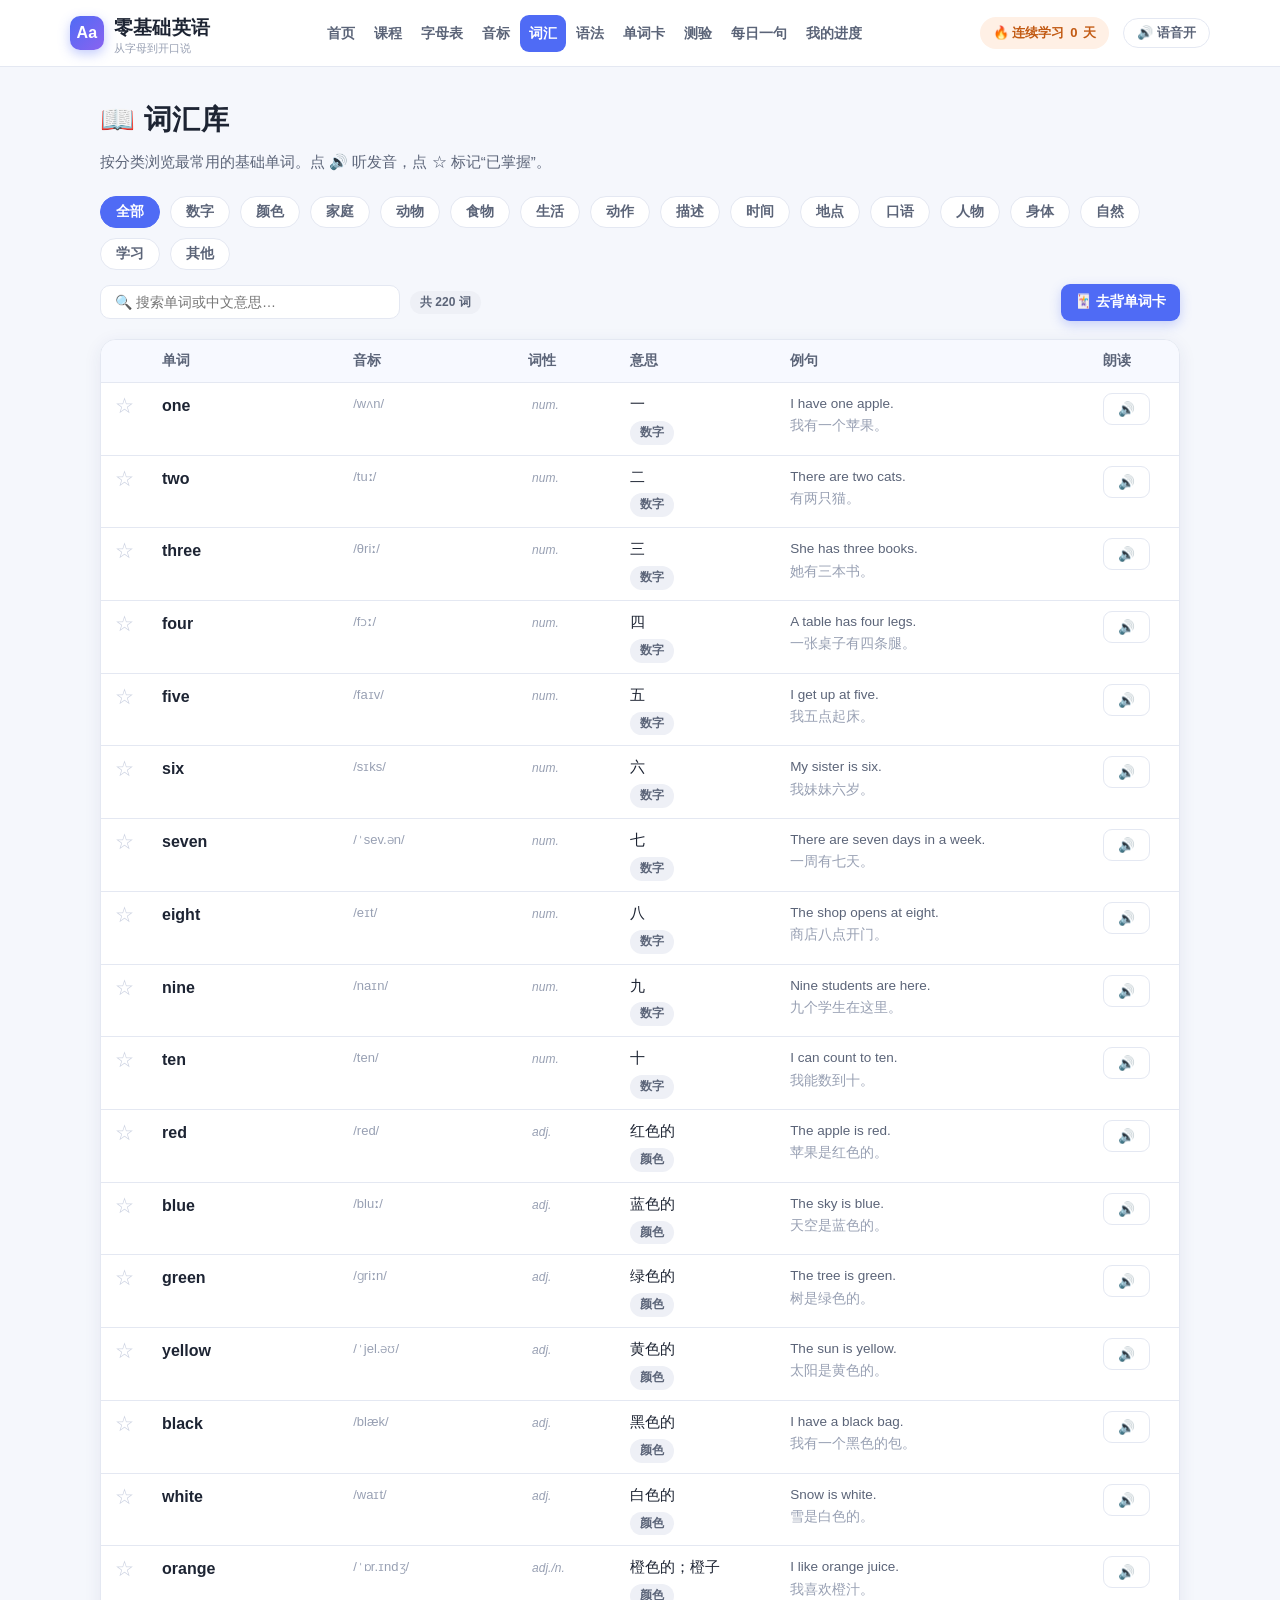
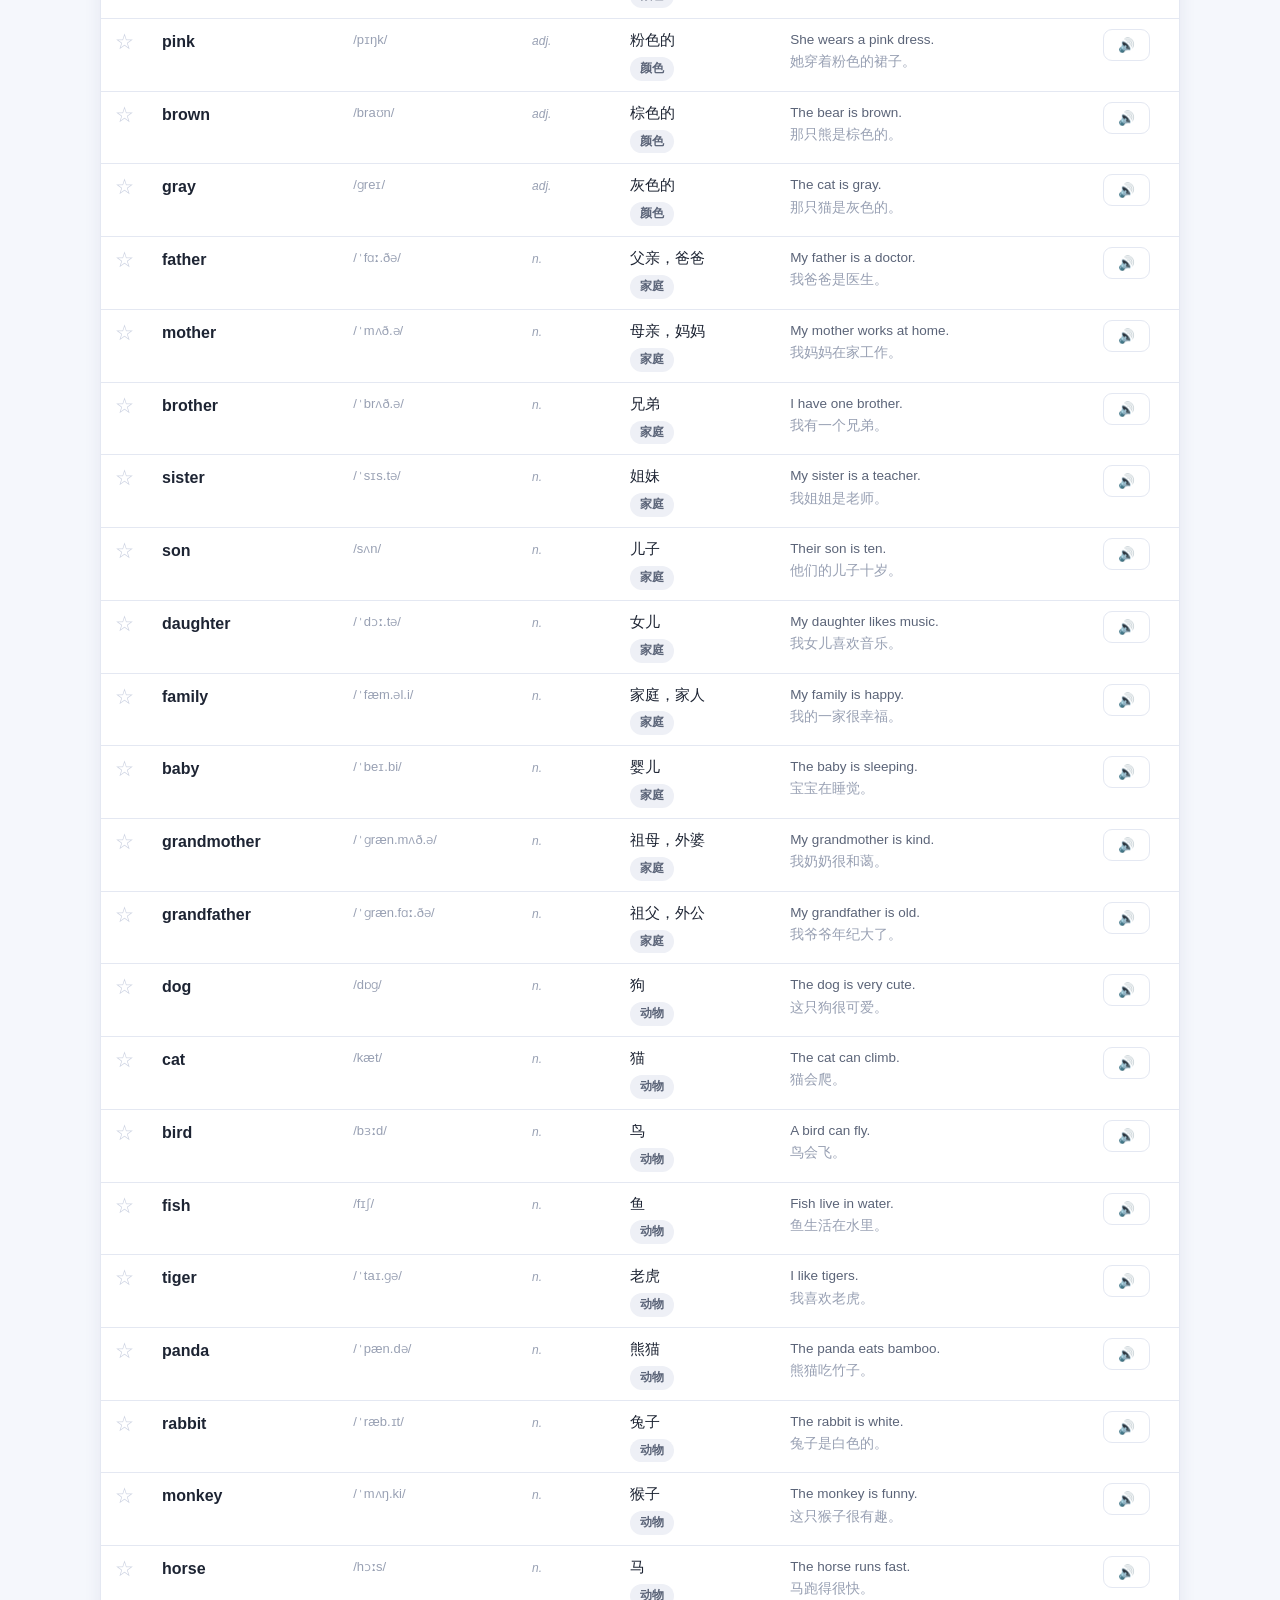
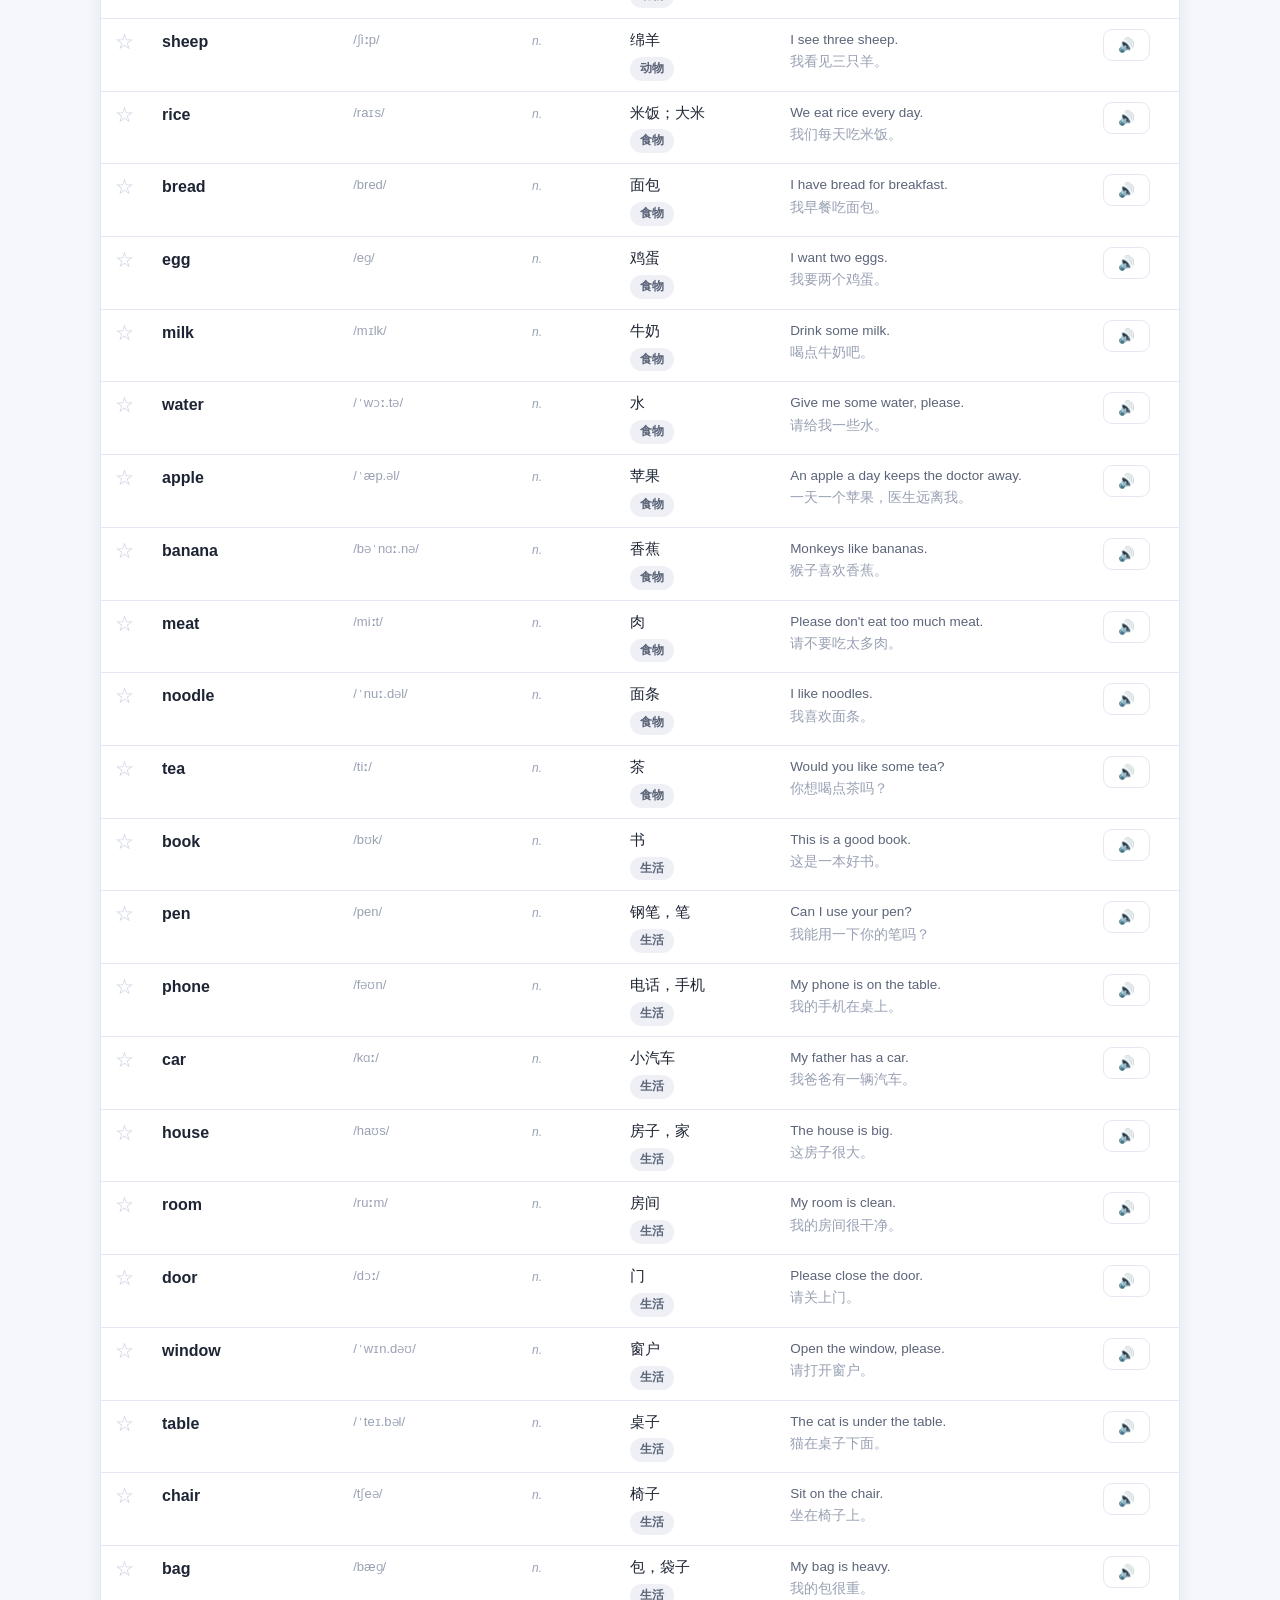
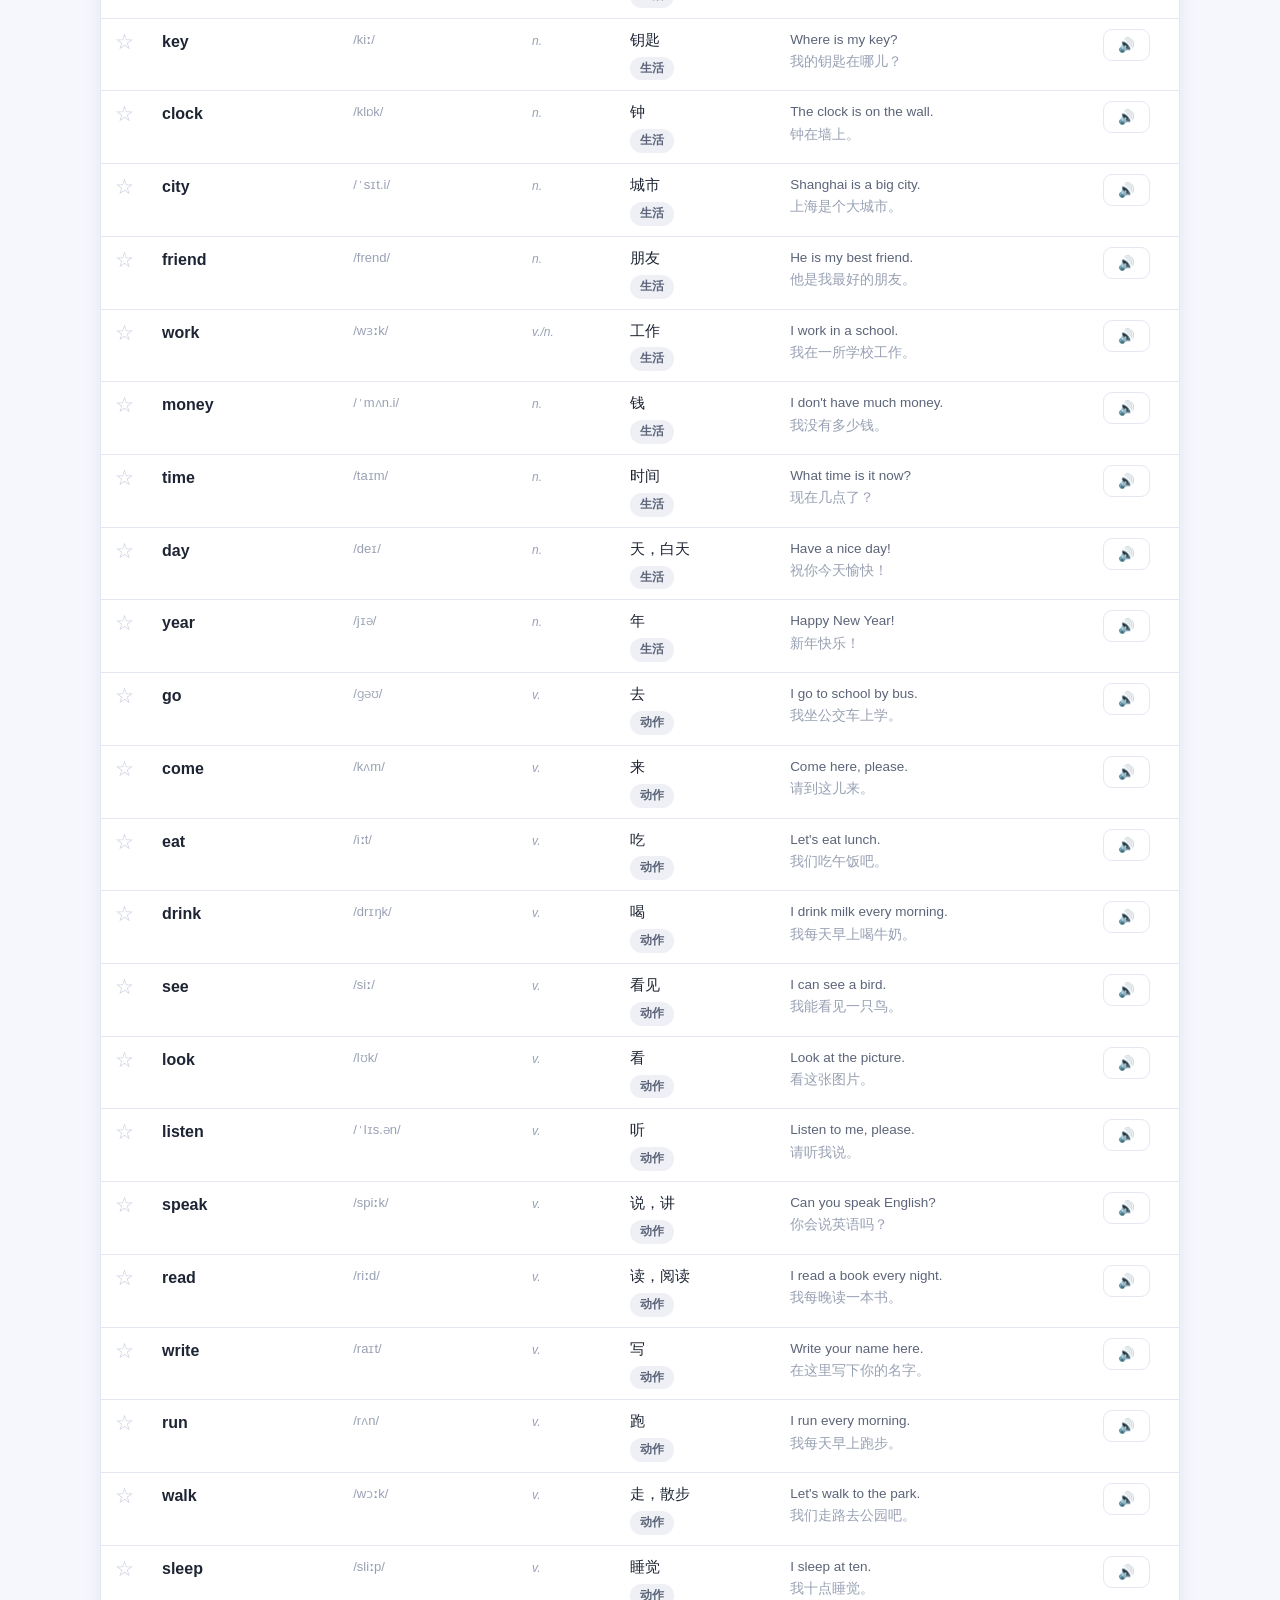
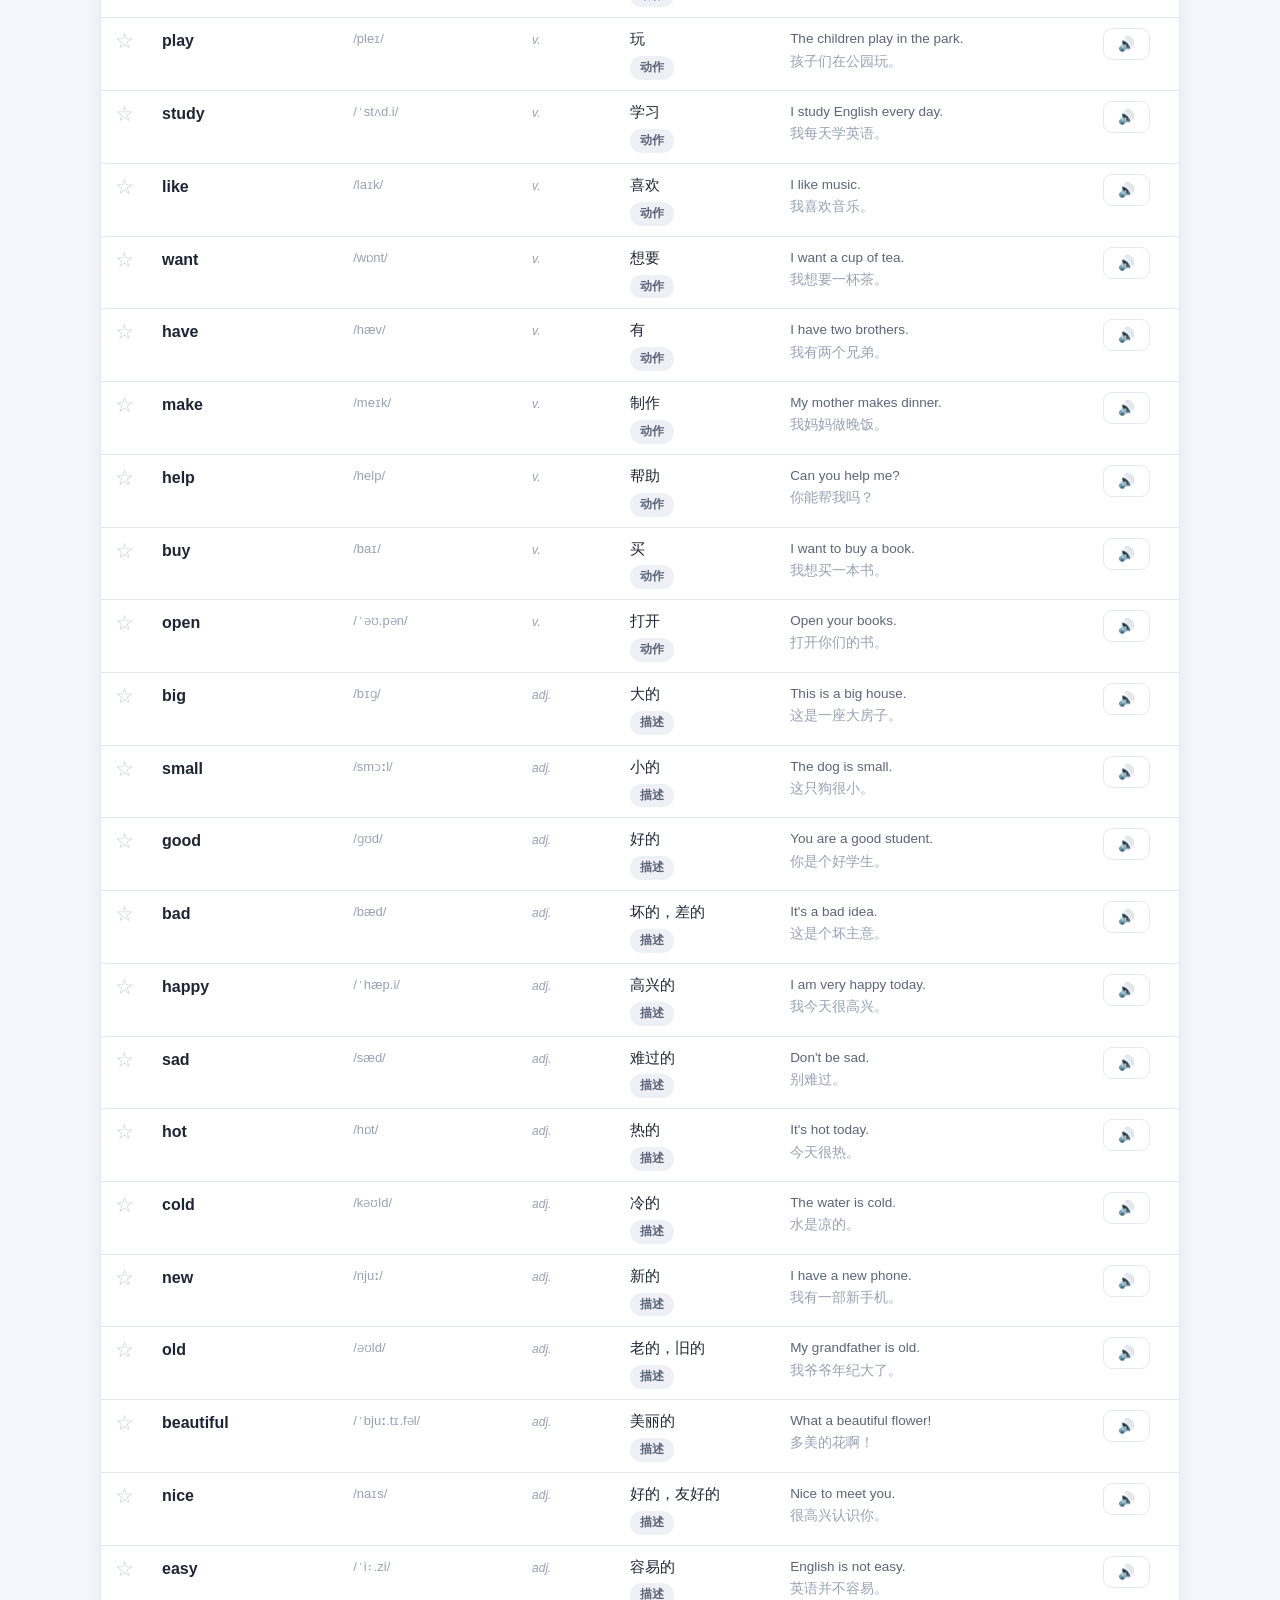
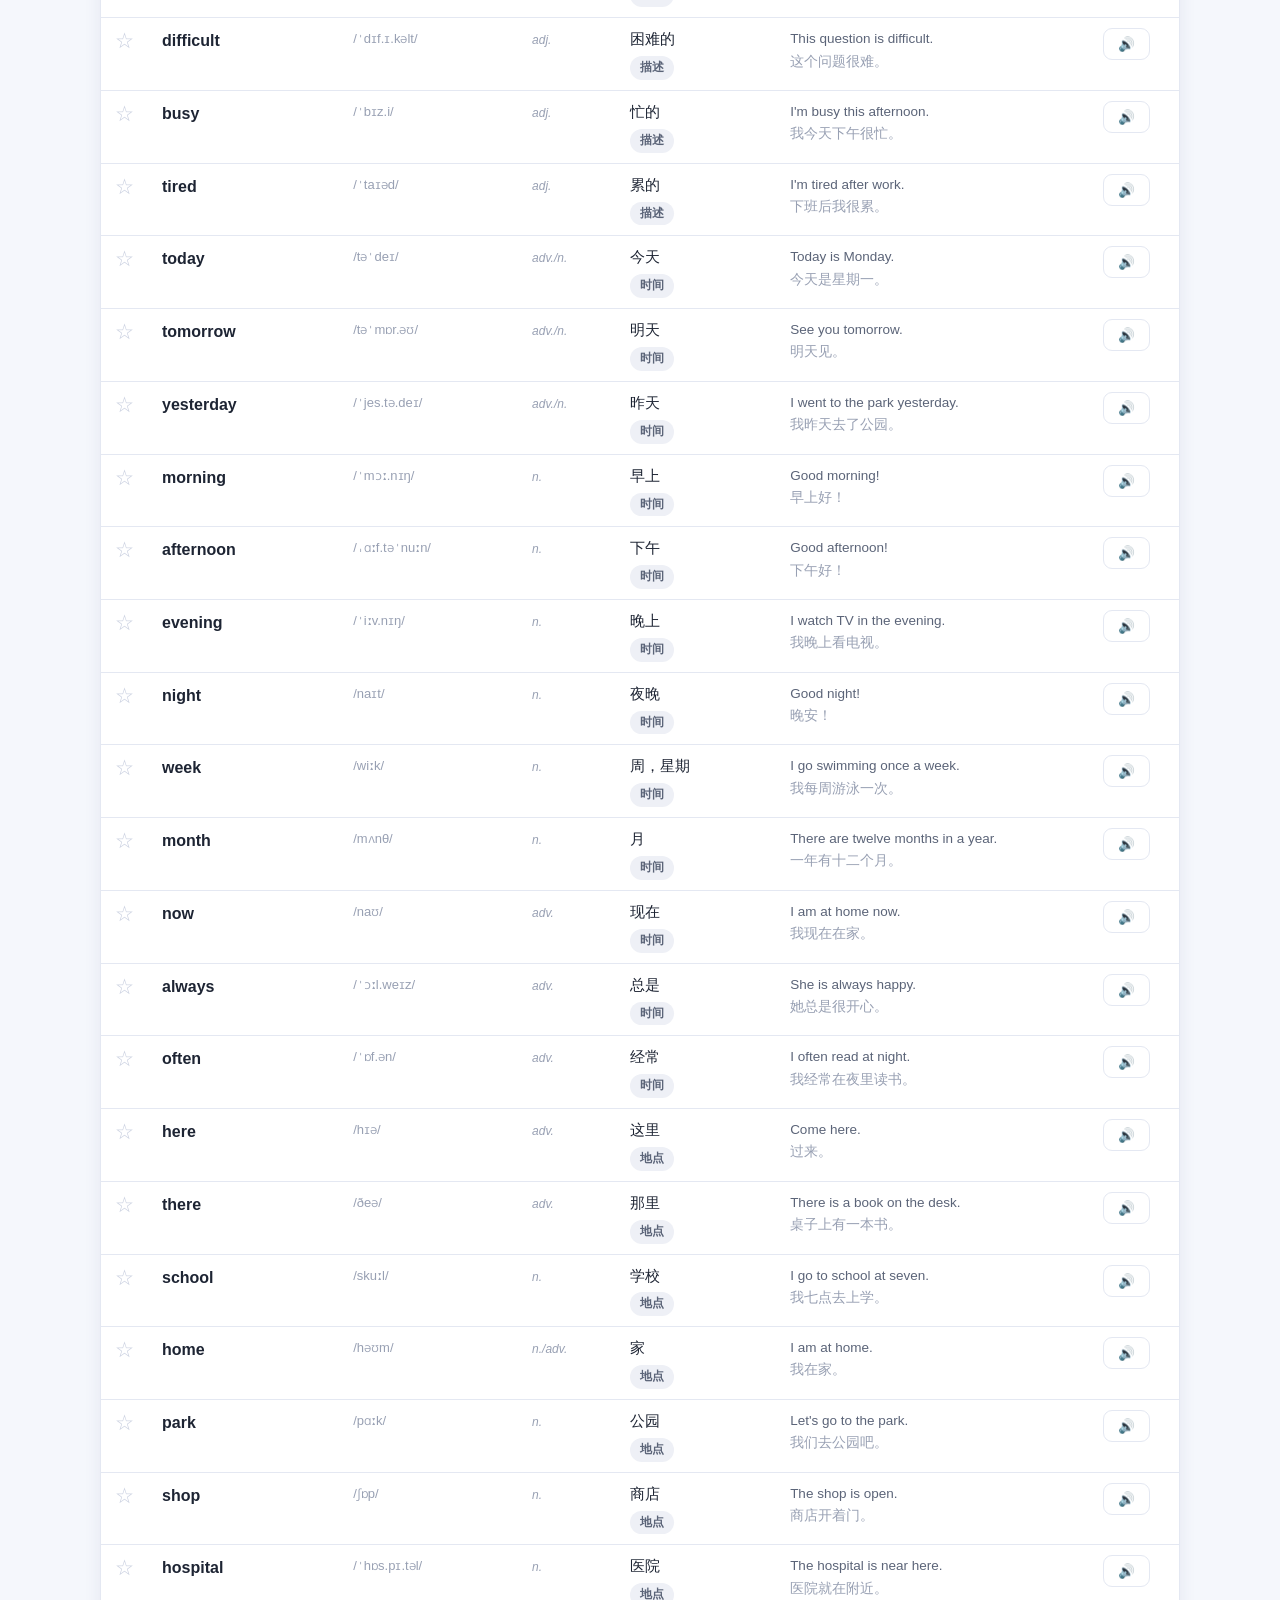
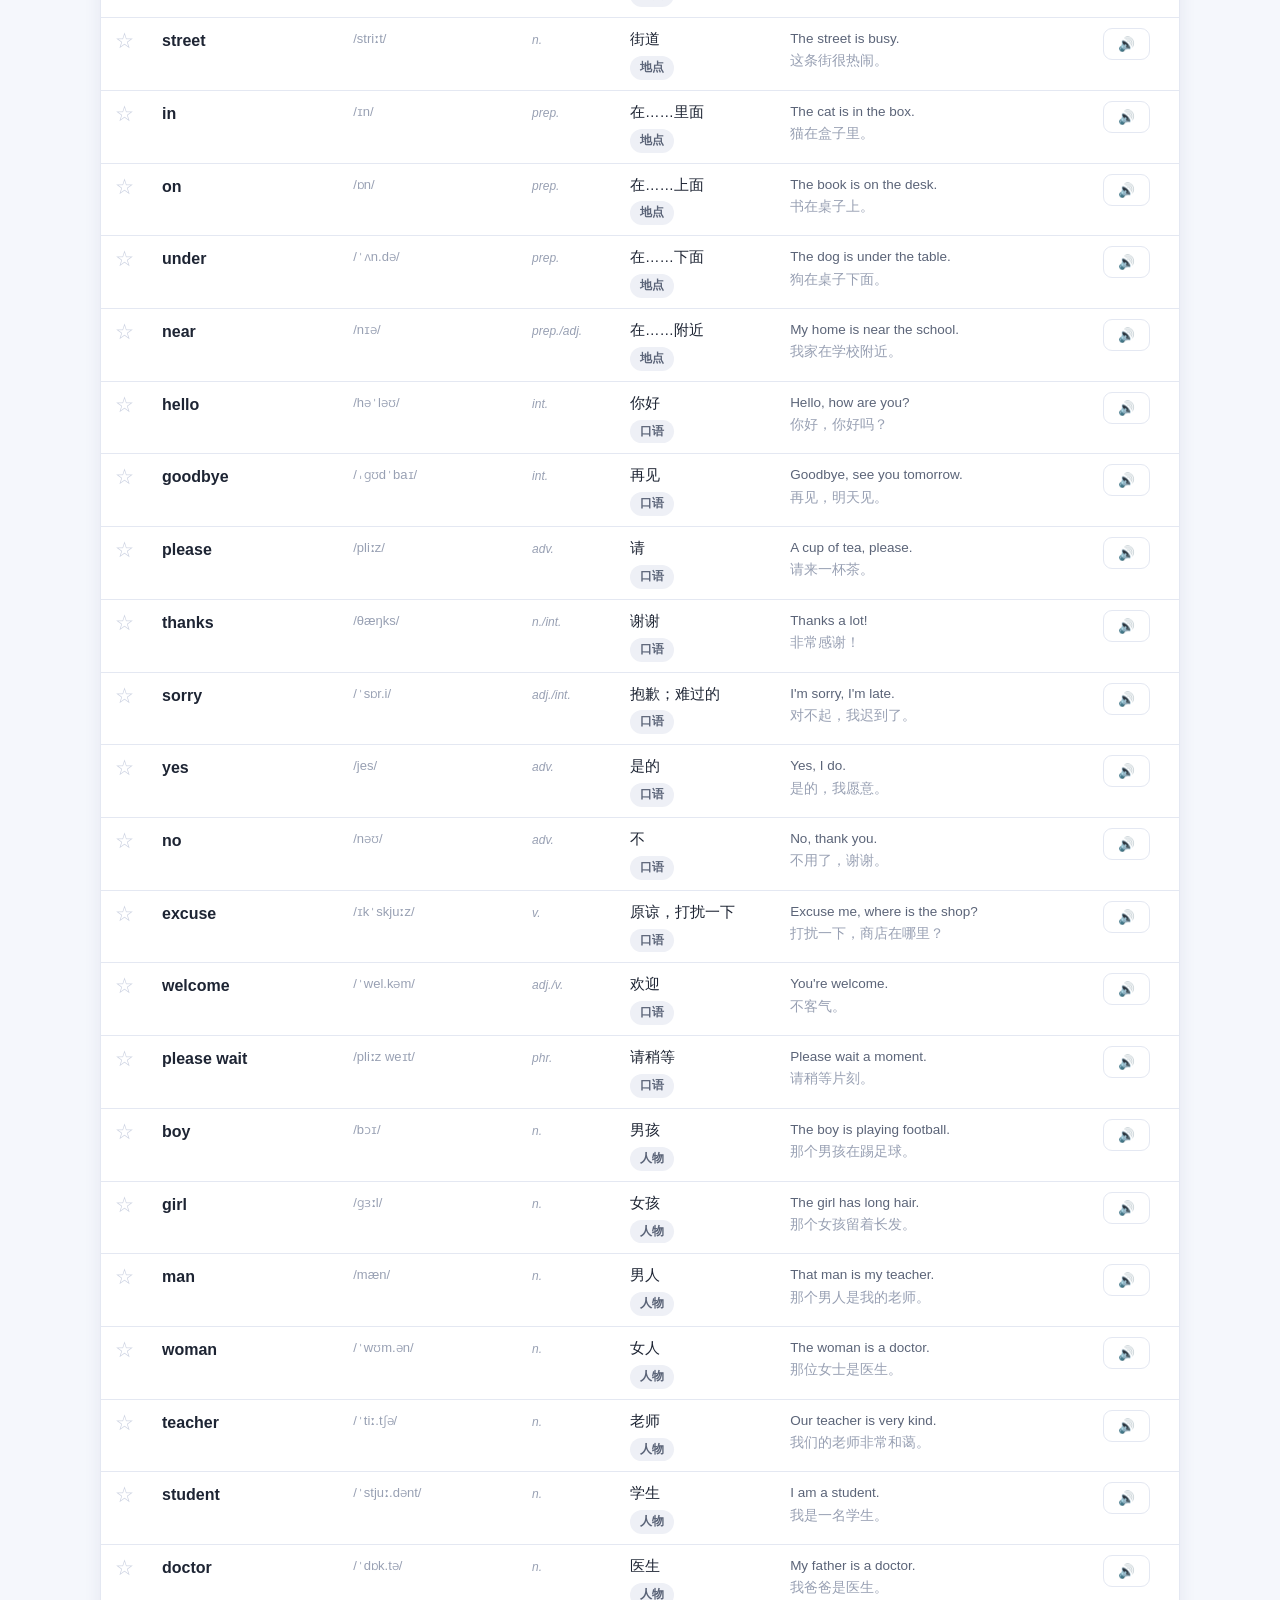
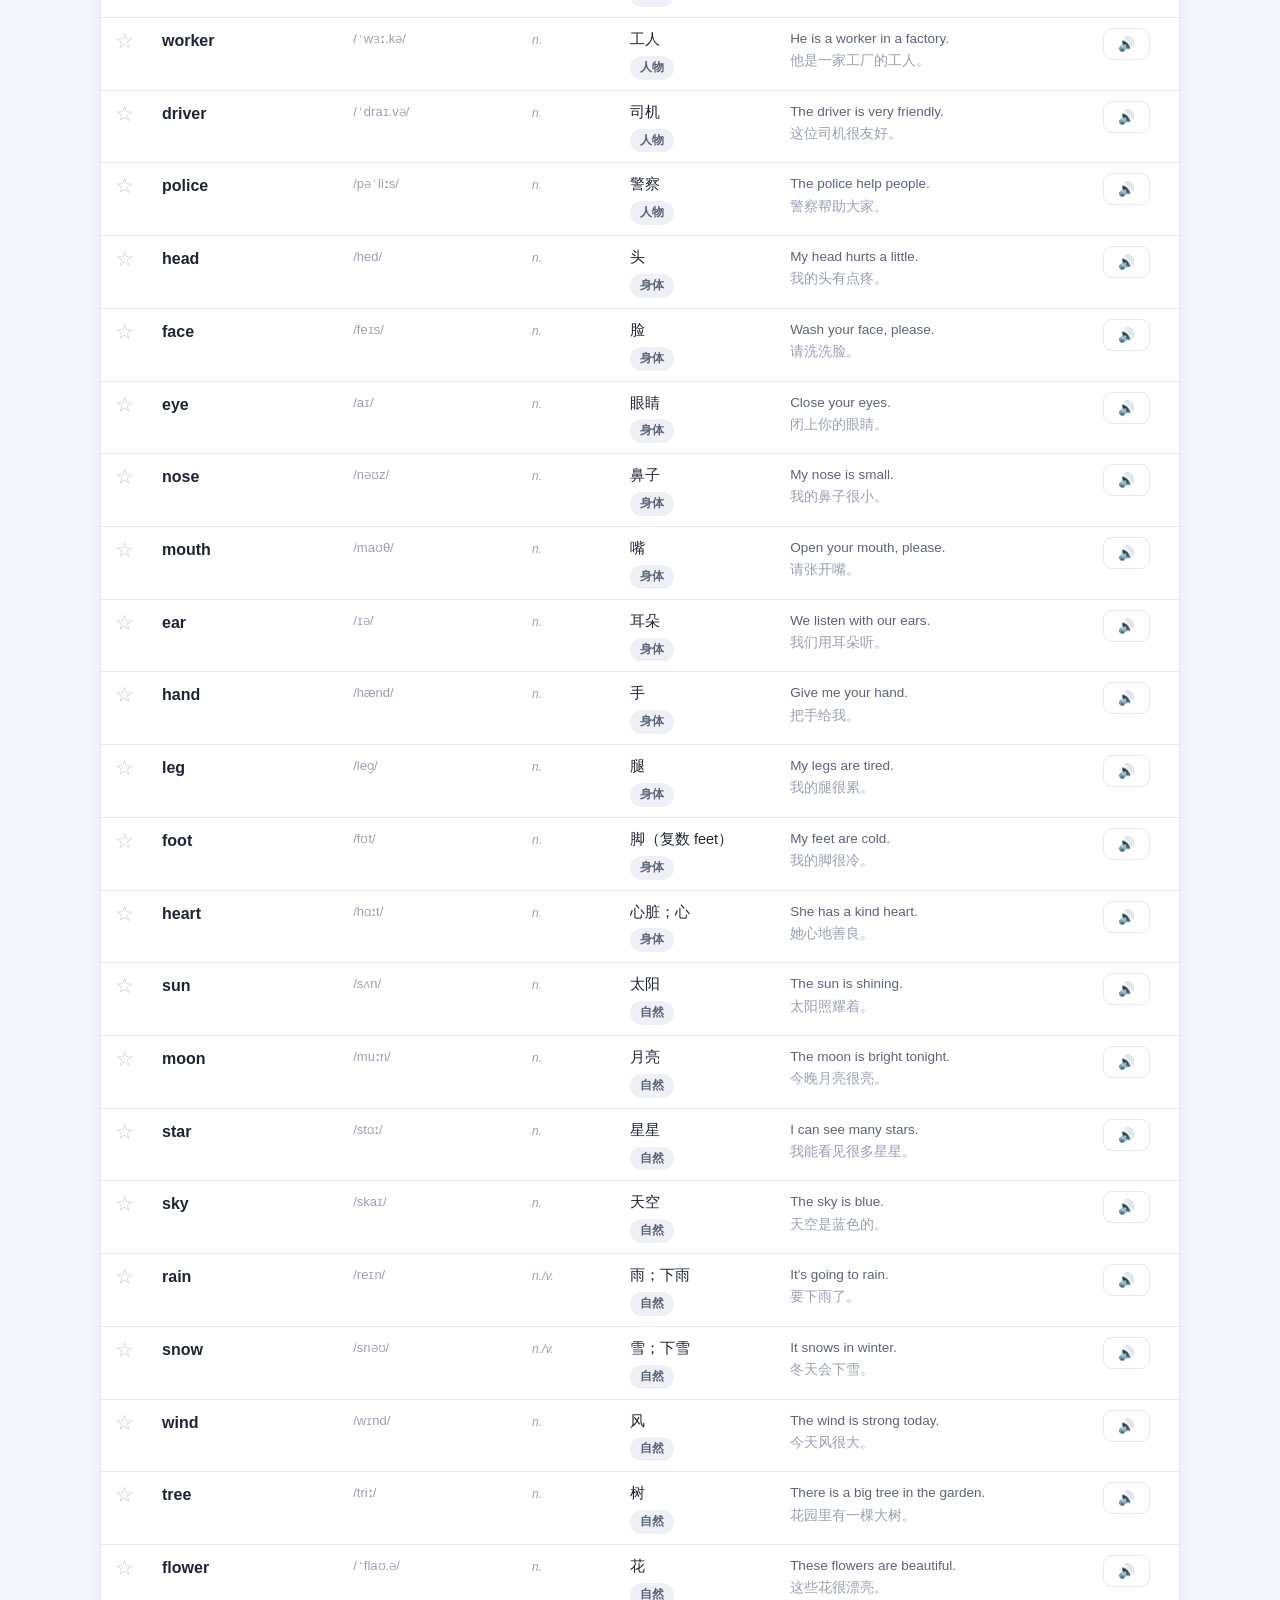
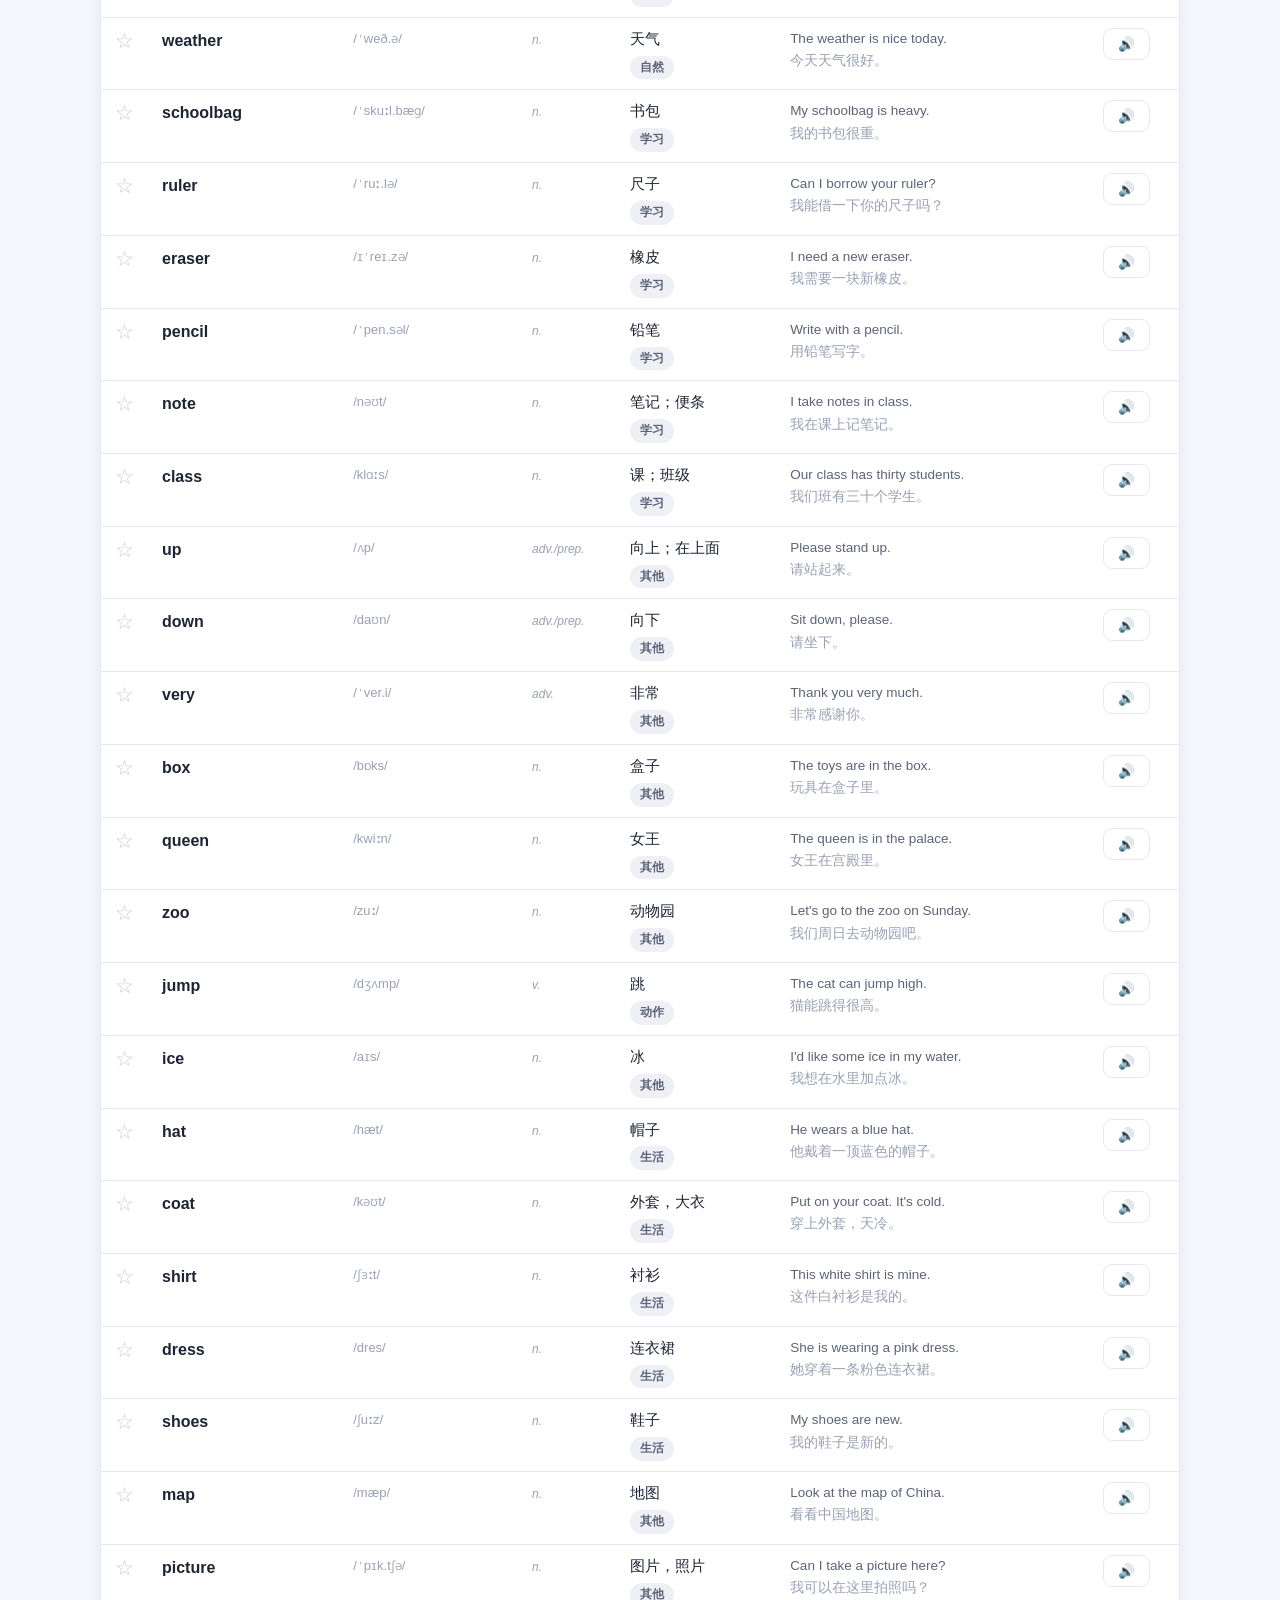
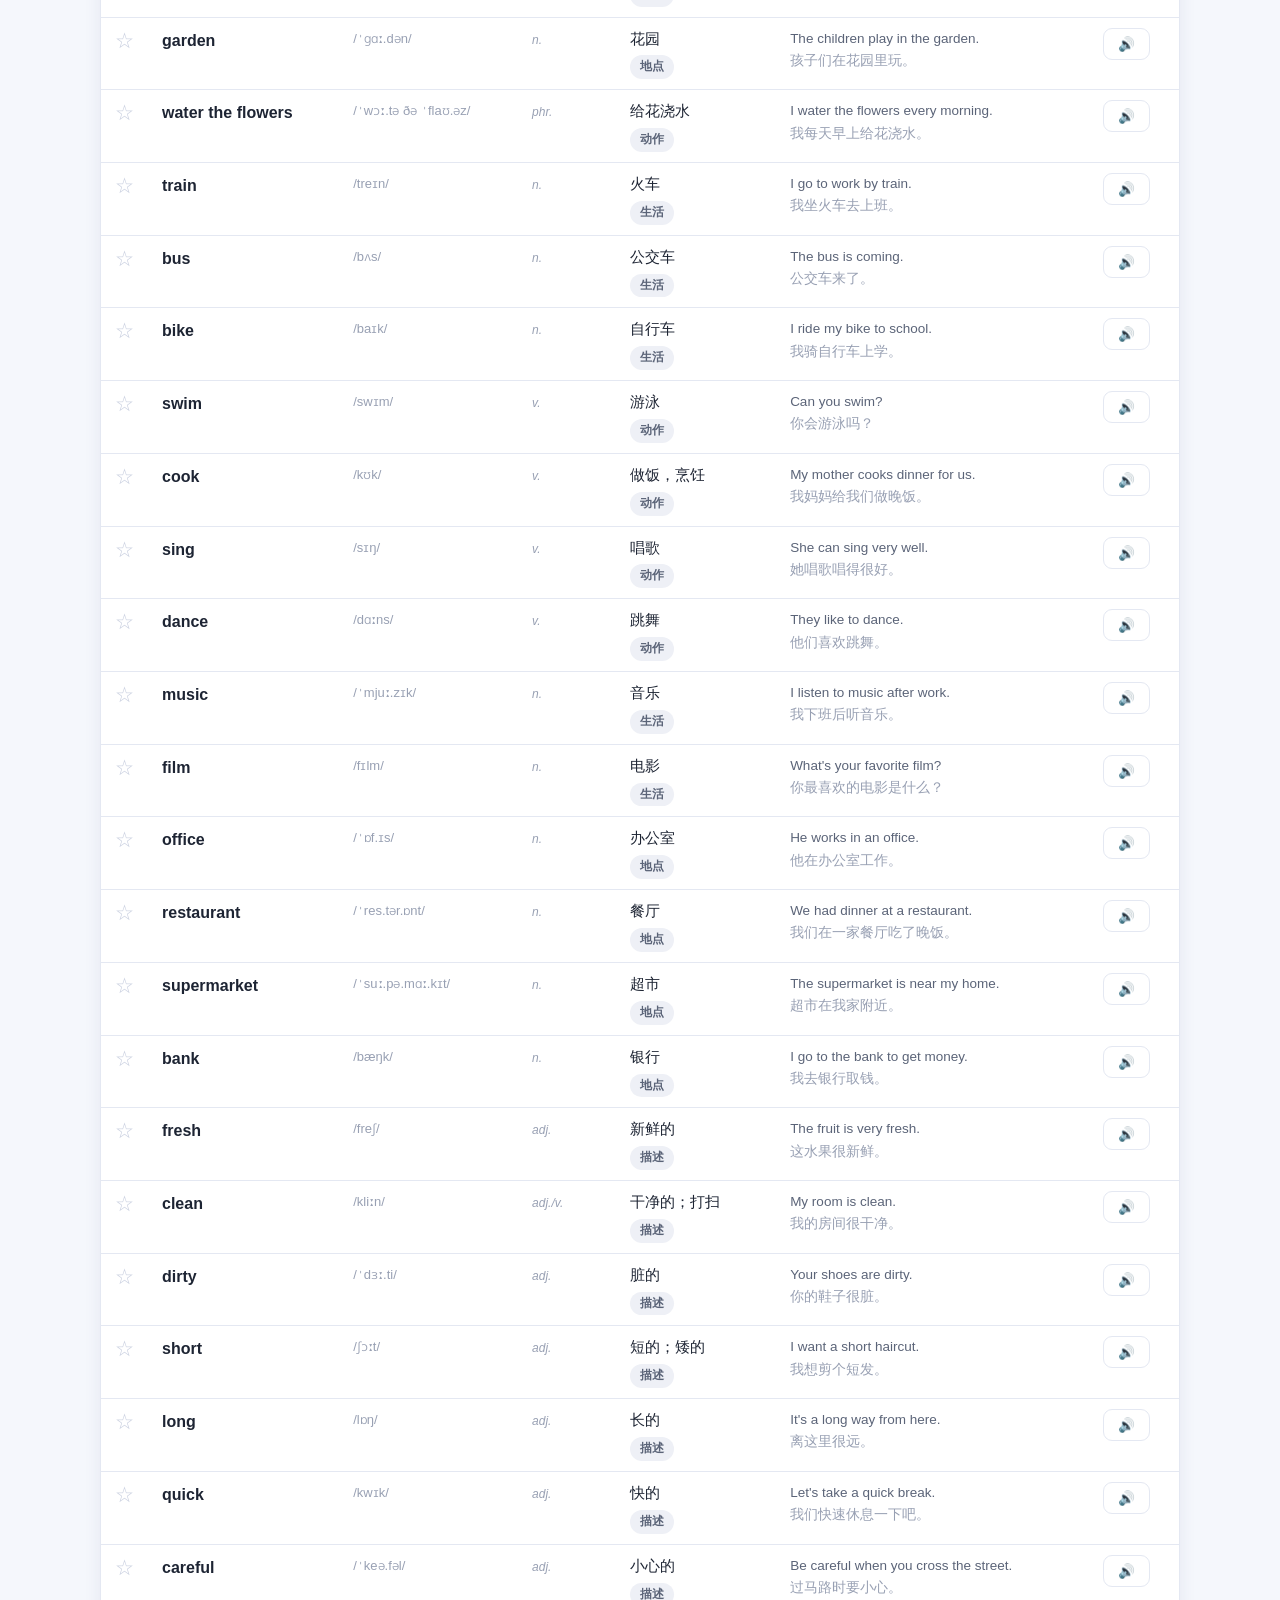
<file: pages/vocabulary.html>
<!DOCTYPE html>
<html lang="zh-CN">
<head>
<meta charset="UTF-8">
<meta name="viewport" content="width=device-width, initial-scale=1.0">
<title>词汇库 · 零基础英语</title>
<link rel="icon" type="image/svg+xml" href="../favicon.svg">
<link rel="stylesheet" href="../css/style.css">
</head>
<body>

<header class="topbar">
  <div class="topbar-inner">
    <a class="logo" href="../index.html">
      <span class="logo-badge">Aa</span>
      <span>零基础英语<small>从字母到开口说</small></span>
    </a>
    <nav class="nav">
      <a href="../index.html">首页</a>
      <a href="lessons.html">课程</a>
      <a href="letters.html">字母表</a>
      <a href="phonetics.html">音标</a>
      <a href="vocabulary.html">词汇</a>
      <a href="grammar.html">语法</a>
      <a href="flashcards.html">单词卡</a>
      <a href="quiz.html">测验</a>
      <a href="daily.html">每日一句</a>
      <a href="progress.html">我的进度</a>
    </nav>
    <span class="streak-pill">🔥 连续学习 <span>0</span> 天</span>
    <button class="speak-toggle">🔊 语音开</button>
  </div>
</header>

<main class="page">
  <div class="page-head">
    <h1>📖 词汇库</h1>
    <p id="vocabSub">按分类浏览最常用的基础单词。点 🔊 听发音，点 ☆ 标记“已掌握”。</p>
  </div>

  <div class="toolbar" id="catBar"></div>
  <div class="toolbar" style="margin-top:-4px">
    <input class="search-input" id="searchInput" type="search" placeholder="🔍 搜索单词或中文意思…">
    <span class="badge gray" id="countBadge">共 0 词</span>
    <span style="flex:1"></span>
    <a class="btn sm" href="flashcards.html">🃏 去背单词卡</a>
  </div>

  <div class="card" style="padding:0;overflow:hidden">
    <div class="table-wrap">
      <table class="data word-table">
        <thead>
          <tr>
            <th style="width:44px"></th>
            <th>单词</th>
            <th>音标</th>
            <th>词性</th>
            <th>意思</th>
            <th>例句</th>
            <th style="width:90px">朗读</th>
          </tr>
        </thead>
        <tbody id="wordBody"></tbody>
      </table>
    </div>
  </div>

  <div class="empty" id="emptyBox" style="display:none">
    <div class="ico">🔍</div>没有找到匹配的单词，换个关键词试试？
  </div>
</main>

<footer class="footer">零基础英语学习站 · 学习进度保存在你的浏览器本地</footer>

<script src="../data/vocab.js"></script>
<script src="../js/app.js"></script>
<script>
(function () {
  const A = window.App;
  const all = window.VOCAB || [];

  // 去重（防止数据里重复）
  const seen = {};
  const vocab = all.filter(v => {
    if (seen[v.w]) return false;
    seen[v.w] = true;
    return true;
  });

  const cats = ["全部"].concat([...new Set(vocab.map(v => v.cat))]);
  let curCat = "全部";
  let keyword = "";

  document.getElementById("catBar").innerHTML = cats.map(c =>
    '<button class="chip' + (c === "全部" ? " active" : "") + '" data-cat="' + A.esc(c) + '">' + A.esc(c) + '</button>'
  ).join("");

  function lvIcon(lv) {
    if (lv >= 2) return '<span title="已掌握" style="color:var(--c-yellow);font-size:19px">★</span>';
    if (lv >= 1) return '<span title="学习中" style="color:var(--c-yellow);font-size:19px">☆</span>';
    return '<span title="点击标记为已掌握" style="color:#cdd3e2;font-size:19px">☆</span>';
  }

  function render() {
    const kw = keyword.trim().toLowerCase();
    const rows = vocab.filter(v => {
      if (curCat !== "全部" && v.cat !== curCat) return false;
      if (!kw) return true;
      return v.w.toLowerCase().includes(kw) || v.m.includes(kw) || (v.e && v.e.toLowerCase().includes(kw));
    });

    document.getElementById("countBadge").textContent = "共 " + rows.length + " 词";
    document.getElementById("emptyBox").style.display = rows.length ? "none" : "block";

    document.getElementById("wordBody").innerHTML = rows.map(v => {
      const ws = A.state.words[v.w] || {};
      return '<tr>' +
        '<td><button class="star-btn" data-star="' + A.esc(v.w) + '" style="background:none;border:none;padding:0">' + lvIcon(ws.lv || 0) + '</button></td>' +
        '<td><div class="w">' + A.esc(v.w) + '</div></td>' +
        '<td><div class="ph">' + A.esc(v.ph) + '</div></td>' +
        '<td><span class="pos">' + A.esc(v.p) + '</span></td>' +
        '<td>' + A.esc(v.m) + '<div><span class="badge gray" style="margin-top:4px">' + A.esc(v.cat) + '</span></div></td>' +
        '<td style="font-size:13.5px;color:var(--text-2)">' + A.esc(v.e) + '<br><span style="color:var(--text-3)">' + A.esc(v.ec) + '</span></td>' +
        '<td><button class="btn ghost sm" data-say="' + A.esc(v.w) + '">🔊</button></td>' +
      '</tr>';
    }).join("");
  }

  // 分类切换
  document.getElementById("catBar").addEventListener("click", e => {
    const chip = e.target.closest(".chip");
    if (!chip) return;
    document.querySelectorAll("#catBar .chip").forEach(c => c.classList.remove("active"));
    chip.classList.add("active");
    curCat = chip.dataset.cat;
    render();
  });

  // 搜索
  let timer = null;
  document.getElementById("searchInput").addEventListener("input", e => {
    clearTimeout(timer);
    keyword = e.target.value;
    timer = setTimeout(render, 120);
  });

  // 星标切换
  document.getElementById("wordBody").addEventListener("click", e => {
    const btn = e.target.closest("[data-star]");
    if (!btn) return;
    const w = btn.dataset.star;
    const ws = A.wordState(w);
    ws.lv = (ws.lv || 0) >= 2 ? 0 : (ws.lv || 0) + 1;
    if (ws.lv === 2) A.markActivity(1);
    A.save();
    btn.innerHTML = lvIcon(ws.lv);
    if (ws.lv === 2) A.toast("⭐ 已标记为「已掌握」");
  });

  render();
})();
</script>
</body>
</html>
</file>
<file: css/style.css>
/* ============================================================
   零基础英语学习站 —— 全局样式
   ============================================================ */

:root {
  --c-primary: #4f6bf5;
  --c-primary-dark: #3a52d4;
  --c-primary-soft: #e8ecff;
  --c-accent: #ff8a3d;
  --c-accent-soft: #fff0e5;
  --c-green: #22b573;
  --c-green-soft: #e3f8ee;
  --c-red: #ef4b5a;
  --c-red-soft: #fde9eb;
  --c-yellow: #f5b800;
  --c-yellow-soft: #fff6d6;
  --c-purple: #8a63f0;

  --bg: #f5f7fc;
  --card: #ffffff;
  --text: #1d2433;
  --text-2: #5b6478;
  --text-3: #98a0b3;
  --line: #e4e8f2;

  --radius: 16px;
  --radius-sm: 10px;
  --shadow: 0 4px 18px rgba(38, 54, 110, 0.08);
  --shadow-hover: 0 10px 28px rgba(38, 54, 110, 0.14);

  --font-en: "Segoe UI", "Helvetica Neue", Arial, sans-serif;
  --font-cn: "PingFang SC", "Microsoft YaHei", "Segoe UI", sans-serif;
}

* { box-sizing: border-box; }

html, body {
  margin: 0;
  padding: 0;
}

body {
  font-family: var(--font-cn);
  background: var(--bg);
  color: var(--text);
  line-height: 1.65;
  -webkit-font-smoothing: antialiased;
}

a { color: var(--c-primary); text-decoration: none; }
a:hover { text-decoration: underline; }

img { max-width: 100%; }

button { font-family: inherit; cursor: pointer; }

/* ---------- 顶栏 ---------- */
.topbar {
  position: sticky;
  top: 0;
  z-index: 50;
  background: rgba(255, 255, 255, 0.92);
  backdrop-filter: blur(10px);
  border-bottom: 1px solid var(--line);
}

.topbar-inner {
  max-width: 1180px;
  margin: 0 auto;
  padding: 12px 20px;
  display: flex;
  align-items: center;
  gap: 14px;
}

.logo {
  display: flex;
  align-items: center;
  gap: 10px;
  font-weight: 800;
  font-size: 19px;
  color: var(--text);
  letter-spacing: 0.2px;
  white-space: nowrap;
}
.logo:hover { text-decoration: none; }
.logo-badge {
  width: 34px;
  height: 34px;
  border-radius: 10px;
  display: grid;
  place-items: center;
  background: linear-gradient(135deg, var(--c-primary), var(--c-purple));
  color: #fff;
  font-family: var(--font-en);
  font-weight: 800;
  font-size: 16px;
  box-shadow: 0 4px 12px rgba(79, 107, 245, 0.35);
  flex-shrink: 0;
}
.logo small {
  display: block;
  font-size: 11px;
  font-weight: 500;
  color: var(--text-3);
  line-height: 1;
  letter-spacing: 0;
}

.nav {
  display: flex;
  gap: 1px;
  flex: 1;
  flex-wrap: nowrap;
  justify-content: center;
}

.nav a {
  color: var(--text-2);
  font-size: 14px;
  font-weight: 600;
  padding: 7px 9px;
  border-radius: 9px;
  transition: 0.15s;
  text-decoration: none;
  white-space: nowrap;
}
.nav a:hover { background: var(--c-primary-soft); color: var(--c-primary-dark); }
.nav a.active { background: var(--c-primary); color: #fff; }

.streak-pill {
  display: inline-flex;
  align-items: center;
  gap: 6px;
  background: var(--c-accent-soft);
  color: #c25a13;
  border-radius: 999px;
  padding: 5px 13px;
  font-size: 13px;
  font-weight: 700;
  white-space: nowrap;
}

.speak-toggle {
  border: 1px solid var(--line);
  background: #fff;
  border-radius: 999px;
  padding: 5px 13px;
  font-size: 13px;
  font-weight: 600;
  color: var(--text-2);
  transition: 0.15s;
  white-space: nowrap;
}
.speak-toggle:hover { border-color: var(--c-primary); color: var(--c-primary); }

/* ---------- 页面容器 ---------- */
.page {
  max-width: 1120px;
  margin: 0 auto;
  padding: 30px 20px 70px;
}

.page-head { margin-bottom: 22px; }
.page-head h1 {
  margin: 0 0 6px;
  font-size: 28px;
  letter-spacing: 0.5px;
}
.page-head p { margin: 0; color: var(--text-2); font-size: 15px; }

.breadcrumb {
  font-size: 13px;
  color: var(--text-3);
  margin-bottom: 10px;
}

/* ---------- 通用卡片 ---------- */
.card {
  background: var(--card);
  border: 1px solid var(--line);
  border-radius: var(--radius);
  box-shadow: var(--shadow);
  padding: 22px;
}

.card-title {
  margin: 0 0 14px;
  font-size: 17px;
  display: flex;
  align-items: center;
  gap: 8px;
}

.grid { display: grid; gap: 18px; }
.grid-2 { grid-template-columns: repeat(2, 1fr); }
.grid-3 { grid-template-columns: repeat(3, 1fr); }
.grid-4 { grid-template-columns: repeat(4, 1fr); }

/* ---------- 按钮 ---------- */
.btn {
  display: inline-flex;
  align-items: center;
  justify-content: center;
  gap: 7px;
  border: none;
  border-radius: 11px;
  padding: 11px 20px;
  font-size: 15px;
  font-weight: 700;
  background: var(--c-primary);
  color: #fff;
  transition: 0.15s;
  box-shadow: 0 4px 12px rgba(79, 107, 245, 0.28);
  text-decoration: none;
}
.btn:hover { background: var(--c-primary-dark); text-decoration: none; transform: translateY(-1px); }
.btn:active { transform: translateY(0); }
.btn:disabled { opacity: 0.45; cursor: not-allowed; transform: none; box-shadow: none; }

.btn.ghost {
  background: #fff;
  color: var(--text-2);
  border: 1.5px solid var(--line);
  box-shadow: none;
}
.btn.ghost:hover { border-color: var(--c-primary); color: var(--c-primary); background: #fff; }

.btn.green { background: var(--c-green); box-shadow: 0 4px 12px rgba(34, 181, 115, 0.28); }
.btn.green:hover { background: #1a9a61; }
.btn.orange { background: var(--c-accent); box-shadow: 0 4px 12px rgba(255, 138, 61, 0.3); }
.btn.orange:hover { background: #ef7624; }
.btn.red { background: var(--c-red); box-shadow: 0 4px 12px rgba(239, 75, 90, 0.28); }
.btn.red:hover { background: #d93b4a; }

.btn.sm { padding: 7px 14px; font-size: 13.5px; border-radius: 9px; }
.btn.lg { padding: 14px 30px; font-size: 17px; border-radius: 13px; }

/* ---------- 标签 / 徽章 ---------- */
.badge {
  display: inline-flex;
  align-items: center;
  gap: 4px;
  padding: 2px 10px;
  border-radius: 999px;
  font-size: 12px;
  font-weight: 700;
  background: var(--c-primary-soft);
  color: var(--c-primary-dark);
  white-space: nowrap;
}
.badge.green { background: var(--c-green-soft); color: #14875a; }
.badge.orange { background: var(--c-accent-soft); color: #c25a13; }
.badge.gray { background: #eef0f6; color: var(--text-2); }
.badge.purple { background: #f0eaff; color: #6842d1; }

/* ---------- 首页 Hero ---------- */
.hero {
  background: linear-gradient(135deg, #4f6bf5 0%, #7b5cf0 55%, #a35ae8 100%);
  border-radius: 24px;
  color: #fff;
  padding: 44px 42px;
  position: relative;
  overflow: hidden;
  margin-bottom: 26px;
}
.hero::before,
.hero::after {
  content: "";
  position: absolute;
  border-radius: 50%;
  background: rgba(255, 255, 255, 0.1);
}
.hero::before { width: 320px; height: 320px; right: -90px; top: -120px; }
.hero::after { width: 200px; height: 200px; right: 120px; bottom: -130px; background: rgba(255, 255, 255, 0.07); }
.hero h1 {
  margin: 0 0 10px;
  font-size: 34px;
  line-height: 1.3;
  position: relative;
  z-index: 1;
}
.hero p {
  margin: 0 0 22px;
  font-size: 16px;
  opacity: 0.92;
  max-width: 560px;
  position: relative;
  z-index: 1;
}
.hero-actions { display: flex; gap: 12px; flex-wrap: wrap; position: relative; z-index: 1; }
.hero-actions .btn {
  background: #fff;
  color: var(--c-primary-dark);
  box-shadow: 0 6px 18px rgba(0, 0, 0, 0.16);
}
.hero-actions .btn:hover { background: #f3f5ff; }
.hero-actions .btn.ghost {
  background: rgba(255, 255, 255, 0.14);
  color: #fff;
  border: 1.5px solid rgba(255, 255, 255, 0.5);
}
.hero-actions .btn.ghost:hover { background: rgba(255, 255, 255, 0.24); }

.hero-word {
  position: absolute;
  right: 46px;
  top: 50%;
  transform: translateY(-50%);
  text-align: center;
  z-index: 1;
  cursor: pointer;
}
.hero-word .big {
  font-family: var(--font-en);
  font-size: 44px;
  font-weight: 800;
  letter-spacing: 1px;
  display: block;
  line-height: 1.1;
}
.hero-word .ph { font-size: 15px; opacity: 0.85; }
.hero-word .cn { font-size: 15px; margin-top: 6px; opacity: 0.95; }

/* ---------- 首页模块卡 ---------- */
.module-card {
  display: block;
  background: #fff;
  border: 1px solid var(--line);
  border-radius: var(--radius);
  padding: 22px;
  color: var(--text);
  text-decoration: none;
  transition: 0.18s;
  box-shadow: var(--shadow);
  position: relative;
  cursor: pointer;
}
.module-card:hover {
  text-decoration: none;
  transform: translateY(-3px);
  box-shadow: var(--shadow-hover);
  border-color: #cfd7f3;
}
.module-icon {
  width: 48px;
  height: 48px;
  border-radius: 13px;
  display: grid;
  place-items: center;
  font-size: 24px;
  margin-bottom: 14px;
  background: var(--c-primary-soft);
}
.module-card h3 { margin: 0 0 6px; font-size: 17px; }
.module-card p { margin: 0; color: var(--text-2); font-size: 14px; }
.module-card .go {
  position: absolute;
  right: 20px;
  top: 24px;
  color: var(--text-3);
  font-size: 18px;
  transition: 0.18s;
}
.module-card:hover .go { color: var(--c-primary); transform: translateX(3px); }

/* ---------- 测验模式卡（横向紧凑布局） ---------- */
.mode-card {
  display: flex;
  align-items: center;
  gap: 16px;
  padding: 18px 22px;
}
.mode-card .module-icon {
  margin-bottom: 0;
  width: 46px;
  height: 46px;
  flex-shrink: 0;
}
.mode-card h3 { margin: 0 0 2px; font-size: 16px; }
.mode-card p { margin: 0; font-size: 13.5px; color: var(--text-2); }
.mode-flag {
  position: absolute;
  right: 18px;
  top: 50%;
  transform: translateY(-50%);
}

/* ---------- 进度条 ---------- */
.progress {
  height: 9px;
  background: #edf0f8;
  border-radius: 999px;
  overflow: hidden;
}
.progress > i {
  display: block;
  height: 100%;
  width: 0;
  border-radius: 999px;
  background: linear-gradient(90deg, var(--c-primary), var(--c-purple));
  transition: width 0.5s ease;
}
.progress.green > i { background: linear-gradient(90deg, #2fd08a, var(--c-green)); }
.progress.orange > i { background: linear-gradient(90deg, #ffb06b, var(--c-accent)); }

.stat-row { display: grid; grid-template-columns: repeat(4, 1fr); gap: 14px; }
.stat {
  background: #fff;
  border: 1px solid var(--line);
  border-radius: var(--radius-sm);
  padding: 16px 18px;
  box-shadow: var(--shadow);
}
.stat .num {
  font-size: 26px;
  font-weight: 800;
  font-family: var(--font-en);
  line-height: 1.2;
}
.stat .lbl { font-size: 13px; color: var(--text-2); }

/* ---------- 课程页 ---------- */
.lesson-list { display: flex; flex-direction: column; gap: 12px; }

.lesson-item {
  display: flex;
  align-items: center;
  gap: 16px;
  background: #fff;
  border: 1px solid var(--line);
  border-radius: var(--radius);
  padding: 16px 20px;
  box-shadow: var(--shadow);
  transition: 0.15s;
  cursor: pointer;
}
.lesson-item:hover { border-color: #c8d1f5; transform: translateX(2px); }
.lesson-item.locked { opacity: 0.6; cursor: not-allowed; }
.lesson-item.locked:hover { transform: none; border-color: var(--line); }
.lesson-item.done { border-color: #bdebd3; }

.lesson-idx {
  width: 40px;
  height: 40px;
  border-radius: 12px;
  display: grid;
  place-items: center;
  background: var(--c-primary-soft);
  color: var(--c-primary-dark);
  font-weight: 800;
  font-family: var(--font-en);
  flex-shrink: 0;
}
.lesson-item.done .lesson-idx { background: var(--c-green-soft); color: var(--c-green); }
.lesson-item.locked .lesson-idx { background: #eef0f6; color: var(--text-3); }

.lesson-main { flex: 1; min-width: 0; }
.lesson-main h3 { margin: 0 0 2px; font-size: 16px; }
.lesson-main p { margin: 0; font-size: 13.5px; color: var(--text-2); }

/* ---------- 课程详情 ---------- */
.lesson-nav {
  display: flex;
  justify-content: space-between;
  align-items: center;
  gap: 10px;
  margin-top: 26px;
  padding-top: 20px;
  border-top: 1px dashed var(--line);
  flex-wrap: wrap;
}

.content-block + .content-block { margin-top: 18px; }
.content-block h2 {
  font-size: 18px;
  margin: 0 0 12px;
  display: flex;
  align-items: center;
  gap: 8px;
}
.content-block h2 .dot {
  width: 8px;
  height: 8px;
  border-radius: 50%;
  background: var(--c-primary);
  display: inline-block;
}
.content-block p { color: var(--text-2); margin: 0 0 10px; font-size: 15px; }
.content-block ul { margin: 0 0 10px; padding-left: 22px; color: var(--text-2); font-size: 15px; }
.content-block li { margin-bottom: 6px; }
.content-block strong { color: var(--text); }

.tip-box {
  background: var(--c-yellow-soft);
  border-left: 4px solid var(--c-yellow);
  border-radius: 8px;
  padding: 12px 16px;
  font-size: 14.5px;
  color: #7a5c00;
  margin: 12px 0;
}
.tip-box b { color: #5c4500; }

.example-box {
  background: var(--c-primary-soft);
  border-radius: var(--radius-sm);
  padding: 12px 16px;
  margin: 10px 0;
  display: flex;
  align-items: center;
  gap: 14px;
  flex-wrap: wrap;
}
.example-box .en {
  font-family: var(--font-en);
  font-size: 16.5px;
  font-weight: 600;
}
.example-box .cn { color: var(--text-2); font-size: 14px; }

/* ---------- 表格 ---------- */
.table-wrap { overflow-x: auto; }
table.data {
  width: 100%;
  border-collapse: collapse;
  font-size: 14.5px;
}
table.data th,
table.data td {
  padding: 10px 14px;
  border-bottom: 1px solid var(--line);
  text-align: left;
  vertical-align: top;
}
table.data th {
  background: #f7f9ff;
  color: var(--text-2);
  font-weight: 700;
  font-size: 13.5px;
  white-space: nowrap;
}
table.data tr:last-child td { border-bottom: none; }
table.data .en-cell { font-family: var(--font-en); font-weight: 600; }

/* ---------- 字母页 ---------- */
.letter-grid {
  display: grid;
  grid-template-columns: repeat(13, 1fr);
  gap: 10px;
}
.letter-cell {
  aspect-ratio: 1 / 1.15;
  border: 1px solid var(--line);
  border-radius: 12px;
  background: #fff;
  display: flex;
  flex-direction: column;
  align-items: center;
  justify-content: center;
  gap: 2px;
  transition: 0.15s;
  box-shadow: 0 2px 6px rgba(38, 54, 110, 0.05);
  padding: 4px;
}
.letter-cell:hover {
  border-color: var(--c-primary);
  transform: translateY(-2px);
  box-shadow: 0 6px 16px rgba(79, 107, 245, 0.18);
}
.letter-cell .u {
  font-family: var(--font-en);
  font-size: 26px;
  font-weight: 800;
  line-height: 1;
}
.letter-cell .l {
  font-family: var(--font-en);
  font-size: 15px;
  color: var(--text-2);
  line-height: 1;
}
.letter-cell .w {
  font-family: var(--font-en);
  font-size: 10.5px;
  color: var(--text-3);
  white-space: nowrap;
  overflow: hidden;
  max-width: 100%;
  text-overflow: ellipsis;
}
.letter-cell.done { background: var(--c-green-soft); border-color: #bdebd3; }

/* ---------- 音标页 ---------- */
.phonetic-group { margin-bottom: 26px; }
.phonetic-group h3 {
  font-size: 16px;
  margin: 0 0 12px;
  display: flex;
  align-items: center;
  gap: 10px;
}
.phonetic-list { display: flex; flex-direction: column; gap: 8px; }

.ph-item {
  display: flex;
  align-items: center;
  gap: 16px;
  background: #fff;
  border: 1px solid var(--line);
  border-radius: var(--radius-sm);
  padding: 12px 18px;
  transition: 0.15s;
  box-shadow: 0 2px 6px rgba(38, 54, 110, 0.05);
}
.ph-item:hover { border-color: #c8d1f5; }
.ph-symbol {
  font-family: var(--font-en);
  font-size: 26px;
  font-weight: 700;
  color: var(--c-primary);
  min-width: 64px;
}
.ph-desc { flex: 1; font-size: 14px; color: var(--text-2); min-width: 0; }
.ph-desc b { color: var(--text); }
.ph-words {
  display: flex;
  gap: 8px;
  flex-wrap: wrap;
}
.word-chip {
  border: 1px solid var(--line);
  background: #fbfcff;
  border-radius: 8px;
  padding: 5px 11px;
  font-size: 13.5px;
  font-family: var(--font-en);
  display: inline-flex;
  align-items: center;
  gap: 6px;
  color: var(--text);
  transition: 0.12s;
  cursor: pointer;
}
.word-chip:hover { border-color: var(--c-primary); background: var(--c-primary-soft); }

/* ---------- 词汇页 ---------- */
.toolbar {
  display: flex;
  gap: 10px;
  flex-wrap: wrap;
  align-items: center;
  margin-bottom: 18px;
}
.chip {
  border: 1.5px solid var(--line);
  background: #fff;
  border-radius: 999px;
  padding: 6px 15px;
  font-size: 13.5px;
  font-weight: 600;
  color: var(--text-2);
  transition: 0.15s;
  text-decoration: none;
  display: inline-flex;
  align-items: center;
  gap: 4px;
}
.chip:hover { border-color: var(--c-primary); color: var(--c-primary); text-decoration: none; }
.chip.active { background: var(--c-primary); border-color: var(--c-primary); color: #fff; }

.search-input {
  flex: 1;
  min-width: 180px;
  max-width: 300px;
  border: 1.5px solid var(--line);
  border-radius: 10px;
  padding: 8px 14px;
  font-size: 14px;
  font-family: inherit;
  outline: none;
  transition: 0.15s;
  background: #fff;
}
.search-input:focus { border-color: var(--c-primary); box-shadow: 0 0 0 3px var(--c-primary-soft); }

.word-table tr:hover td { background: #fafbff; }
.word-table .w { font-family: var(--font-en); font-size: 16px; font-weight: 700; }
.word-table .pos { font-size: 12px; color: var(--text-3); font-style: italic; margin-left: 4px; }
.word-table .ph { font-size: 13px; color: var(--text-3); font-family: var(--font-en); }

/* ---------- 单词卡 ---------- */
.flash-wrap {
  max-width: 560px;
  margin: 0 auto;
  perspective: 1400px;
}
.flash-card {
  position: relative;
  height: 300px;
  transform-style: preserve-3d;
  transition: transform 0.5s cubic-bezier(0.4, 0.2, 0.2, 1);
  cursor: pointer;
}
.flash-card.flipped { transform: rotateY(180deg); }
.flash-face {
  position: absolute;
  inset: 0;
  border-radius: 22px;
  backface-visibility: hidden;
  -webkit-backface-visibility: hidden;
  display: flex;
  flex-direction: column;
  align-items: center;
  justify-content: center;
  padding: 30px;
  text-align: center;
  background: #fff;
  border: 1px solid var(--line);
  box-shadow: var(--shadow-hover);
}
.flash-face.back {
  transform: rotateY(180deg);
  background: linear-gradient(160deg, #f7f8ff, #eef1ff);
}
.flash-word {
  font-family: var(--font-en);
  font-size: 52px;
  font-weight: 800;
  letter-spacing: 0.5px;
  line-height: 1.15;
  word-break: break-word;
}
.flash-phonetic {
  font-family: var(--font-en);
  font-size: 18px;
  color: var(--text-3);
  margin-top: 8px;
}
.flash-meaning {
  font-size: 30px;
  font-weight: 800;
  margin-bottom: 10px;
}
.flash-example {
  font-family: var(--font-en);
  font-size: 16px;
  color: var(--text);
  margin-top: 10px;
}
.flash-example-cn { font-size: 14px; color: var(--text-2); margin-top: 2px; }
.flash-hint {
  position: absolute;
  bottom: 18px;
  font-size: 12.5px;
  color: var(--text-3);
}
.speak-big {
  margin-top: 18px;
  width: 52px;
  height: 52px;
  border-radius: 50%;
  border: none;
  background: var(--c-primary-soft);
  color: var(--c-primary);
  font-size: 22px;
  display: grid;
  place-items: center;
  transition: 0.15s;
}
.speak-big:hover { background: var(--c-primary); color: #fff; transform: scale(1.06); }

.flash-controls {
  display: flex;
  gap: 12px;
  justify-content: center;
  margin-top: 22px;
  flex-wrap: wrap;
}
.flash-controls .btn { min-width: 120px; }

.flash-counter {
  text-align: center;
  font-family: var(--font-en);
  font-size: 15px;
  color: var(--text-2);
  margin-bottom: 14px;
  font-weight: 600;
}
.flash-counter b { color: var(--c-primary); font-size: 20px; }

/* ---------- 测验 ---------- */
.quiz-wrap { max-width: 680px; margin: 0 auto; }

.quiz-progress-row {
  display: flex;
  justify-content: space-between;
  font-size: 13.5px;
  color: var(--text-2);
  margin-bottom: 8px;
  font-weight: 600;
}

.quiz-question {
  font-size: 24px;
  font-weight: 700;
  margin: 6px 0 6px;
  line-height: 1.4;
  word-break: break-word;
}
.quiz-question.en { font-family: var(--font-en); font-size: 32px; }

.quiz-sub { color: var(--text-2); font-size: 14.5px; margin-bottom: 20px; }

.options { display: flex; flex-direction: column; gap: 11px; }
.option {
  display: flex;
  align-items: center;
  gap: 13px;
  border: 2px solid var(--line);
  background: #fff;
  border-radius: 13px;
  padding: 14px 18px;
  font-size: 16.5px;
  text-align: left;
  transition: 0.14s;
  color: var(--text);
  width: 100%;
}
.option .key {
  width: 28px;
  height: 28px;
  border-radius: 8px;
  background: #eef0f6;
  color: var(--text-2);
  display: grid;
  place-items: center;
  font-size: 13px;
  font-weight: 800;
  flex-shrink: 0;
  font-family: var(--font-en);
}
.option:hover:not(:disabled) { border-color: var(--c-primary); background: #fbfcff; }
.option:disabled { cursor: default; }
.option.correct { border-color: var(--c-green); background: var(--c-green-soft); }
.option.correct .key { background: var(--c-green); color: #fff; }
.option.wrong { border-color: var(--c-red); background: var(--c-red-soft); }
.option.wrong .key { background: var(--c-red); color: #fff; }
.option .en-opt { font-family: var(--font-en); }

.quiz-feedback {
  margin-top: 20px;
  border-radius: 12px;
  padding: 14px 18px;
  font-size: 15px;
  display: none;
}
.quiz-feedback.show { display: block; }
.quiz-feedback.ok { background: var(--c-green-soft); color: #12714c; }
.quiz-feedback.no { background: var(--c-red-soft); color: #a82633; }
.quiz-feedback b { font-size: 16px; }

.quiz-footer {
  display: flex;
  justify-content: flex-end;
  margin-top: 20px;
}

/* 结果页 */
.result-card { text-align: center; padding: 40px 24px; }
.result-ring {
  width: 150px;
  height: 150px;
  margin: 0 auto 18px;
  border-radius: 50%;
  display: grid;
  place-items: center;
  background: conic-gradient(var(--c-primary) var(--pct, 0%), #edf0f8 0);
  position: relative;
}
.result-ring::after {
  content: "";
  position: absolute;
  inset: 12px;
  background: #fff;
  border-radius: 50%;
}
.result-ring span {
  position: relative;
  z-index: 1;
  font-family: var(--font-en);
  font-size: 34px;
  font-weight: 800;
}
.result-card h2 { margin: 0 0 6px; font-size: 24px; }
.result-card p { color: var(--text-2); margin: 0 0 22px; }
.result-actions { display: flex; gap: 12px; justify-content: center; flex-wrap: wrap; }

/* 听写输入 */
.dictation-input {
  width: 100%;
  border: 2px solid var(--line);
  border-radius: 13px;
  padding: 14px 18px;
  font-size: 22px;
  font-family: var(--font-en);
  outline: none;
  transition: 0.15s;
  text-align: center;
  letter-spacing: 1px;
}
.dictation-input:focus { border-color: var(--c-primary); box-shadow: 0 0 0 4px var(--c-primary-soft); }
.dictation-input.ok { border-color: var(--c-green); background: var(--c-green-soft); }
.dictation-input.no { border-color: var(--c-red); background: var(--c-red-soft); }

/* ---------- 每日一句 ---------- */
.quote-card {
  background: linear-gradient(140deg, #1e2547, #2f3a6e);
  color: #fff;
  border-radius: 22px;
  padding: 38px 40px;
  position: relative;
  overflow: hidden;
  box-shadow: var(--shadow-hover);
}
.quote-card::before {
  content: "\201C";
  position: absolute;
  font-family: Georgia, serif;
  font-size: 200px;
  line-height: 1;
  right: 30px;
  top: -20px;
  color: rgba(255, 255, 255, 0.07);
}
.quote-date { font-size: 13px; opacity: 0.75; letter-spacing: 1px; margin-bottom: 14px; }
.quote-en {
  font-family: var(--font-en);
  font-size: 30px;
  font-weight: 700;
  line-height: 1.4;
  margin-bottom: 12px;
  position: relative;
  z-index: 1;
}
.quote-cn { font-size: 17px; opacity: 0.88; margin-bottom: 6px; }
.quote-words {
  margin-top: 20px;
  display: flex;
  gap: 9px;
  flex-wrap: wrap;
  position: relative;
  z-index: 1;
}
.quote-words .word-chip { background: rgba(255, 255, 255, 0.12); border-color: rgba(255, 255, 255, 0.2); color: #fff; }
.quote-words .word-chip:hover { background: rgba(255, 255, 255, 0.25); }
.quote-actions { margin-top: 24px; display: flex; gap: 12px; flex-wrap: wrap; position: relative; z-index: 1; }
.quote-actions .btn { background: rgba(255, 255, 255, 0.16); box-shadow: none; }
.quote-actions .btn:hover { background: rgba(255, 255, 255, 0.3); }

.quote-list-item {
  display: flex;
  gap: 16px;
  align-items: flex-start;
  padding: 16px 0;
  border-bottom: 1px dashed var(--line);
}
.quote-list-item:last-child { border-bottom: none; }
.quote-num {
  font-family: var(--font-en);
  font-weight: 800;
  color: var(--text-3);
  font-size: 14px;
  padding-top: 3px;
  min-width: 28px;
}
.quote-list-item .en { font-family: var(--font-en); font-weight: 600; font-size: 16px; }
.quote-list-item .cn { font-size: 14px; color: var(--text-2); }

/* ---------- 进度页 ---------- */
.heatmap {
  display: grid;
  grid-template-columns: repeat(7, 1fr);
  gap: 6px;
  max-width: 340px;
}
.hm-cell {
  aspect-ratio: 1;
  border-radius: 5px;
  background: #edf0f8;
}
.hm-cell.l1 { background: #c9d3fb; }
.hm-cell.l2 { background: #8fa1f6; }
.hm-cell.l3 { background: #4f6bf5; }
.hm-cell.l4 { background: #2c3fbf; }

.legend-row { display: flex; align-items: center; gap: 8px; font-size: 12px; color: var(--text-3); margin-top: 12px; }
.legend-row .hm-cell { width: 14px; height: 14px; aspect-ratio: auto; }

/* ---------- Toast ---------- */
.toast {
  position: fixed;
  left: 50%;
  bottom: 36px;
  transform: translate(-50%, 20px);
  background: #1d2433;
  color: #fff;
  padding: 11px 22px;
  border-radius: 999px;
  font-size: 14.5px;
  font-weight: 600;
  opacity: 0;
  pointer-events: none;
  transition: 0.25s;
  z-index: 999;
  box-shadow: 0 8px 24px rgba(0, 0, 0, 0.22);
  white-space: nowrap;
  max-width: 90vw;
  overflow: hidden;
  text-overflow: ellipsis;
}
.toast.show { opacity: 1; transform: translate(-50%, 0); }

/* ---------- 空状态 ---------- */
.empty {
  text-align: center;
  padding: 50px 20px;
  color: var(--text-3);
}
.empty .ico { font-size: 44px; margin-bottom: 10px; }

/* ---------- 页脚 ---------- */
.footer {
  border-top: 1px solid var(--line);
  padding: 26px 20px 40px;
  text-align: center;
  font-size: 13px;
  color: var(--text-3);
}
.footer a { color: var(--text-2); }

/* ---------- 响应式 ---------- */
@media (max-width: 1080px) {
  .logo small { display: none; }
  .nav a { font-size: 13.5px; padding: 7px 7px; }
}

@media (max-width: 900px) {
  .grid-4 { grid-template-columns: repeat(2, 1fr); }
  .grid-3 { grid-template-columns: repeat(2, 1fr); }
  .stat-row { grid-template-columns: repeat(2, 1fr); }
  .hero-word { display: none; }
  .letter-grid { grid-template-columns: repeat(9, 1fr); }
  .ph-item { flex-wrap: wrap; }
  .streak-pill { display: none; }
}

@media (max-width: 640px) {
  .topbar-inner { flex-wrap: wrap; gap: 8px; padding: 10px 14px; }
  .logo { font-size: 17px; }
  .speak-toggle { margin-left: auto; }
  .nav {
    order: 3;
    width: 100%;
    overflow-x: auto;
    flex-wrap: nowrap;
    justify-content: flex-start;
    gap: 2px;
    padding-bottom: 2px;
    scrollbar-width: none;
  }
  .nav::-webkit-scrollbar { display: none; }
  .nav a { font-size: 13.5px; padding: 6px 11px; }
  .page { padding: 20px 14px 60px; }
  .page-head h1 { font-size: 22px; }
  .mode-card { padding: 14px 16px; gap: 12px; }
  .mode-card .module-icon { width: 40px; height: 40px; font-size: 20px; }
  .mode-card h3 { font-size: 15px; }
  .mode-flag { position: static; transform: none; margin-left: auto; }
  .hero { padding: 30px 22px; border-radius: 18px; }
  .hero h1 { font-size: 24px; }
  .hero p { font-size: 14.5px; }
  .grid-2, .grid-3, .grid-4 { grid-template-columns: 1fr; }
  .letter-grid { grid-template-columns: repeat(5, 1fr); }
  .flash-word { font-size: 38px; }
  .flash-card { height: 260px; }
  .flash-meaning { font-size: 24px; }
  .quiz-question.en { font-size: 26px; }
  .quote-en { font-size: 22px; }
  .quote-card { padding: 26px 22px; }
  .quote-card::before { font-size: 130px; right: 10px; }
  .card { padding: 17px; }
  .lesson-item { padding: 13px 14px; gap: 12px; }
  .lesson-item > div:last-child .badge { font-size: 11px; }
}
</file>
